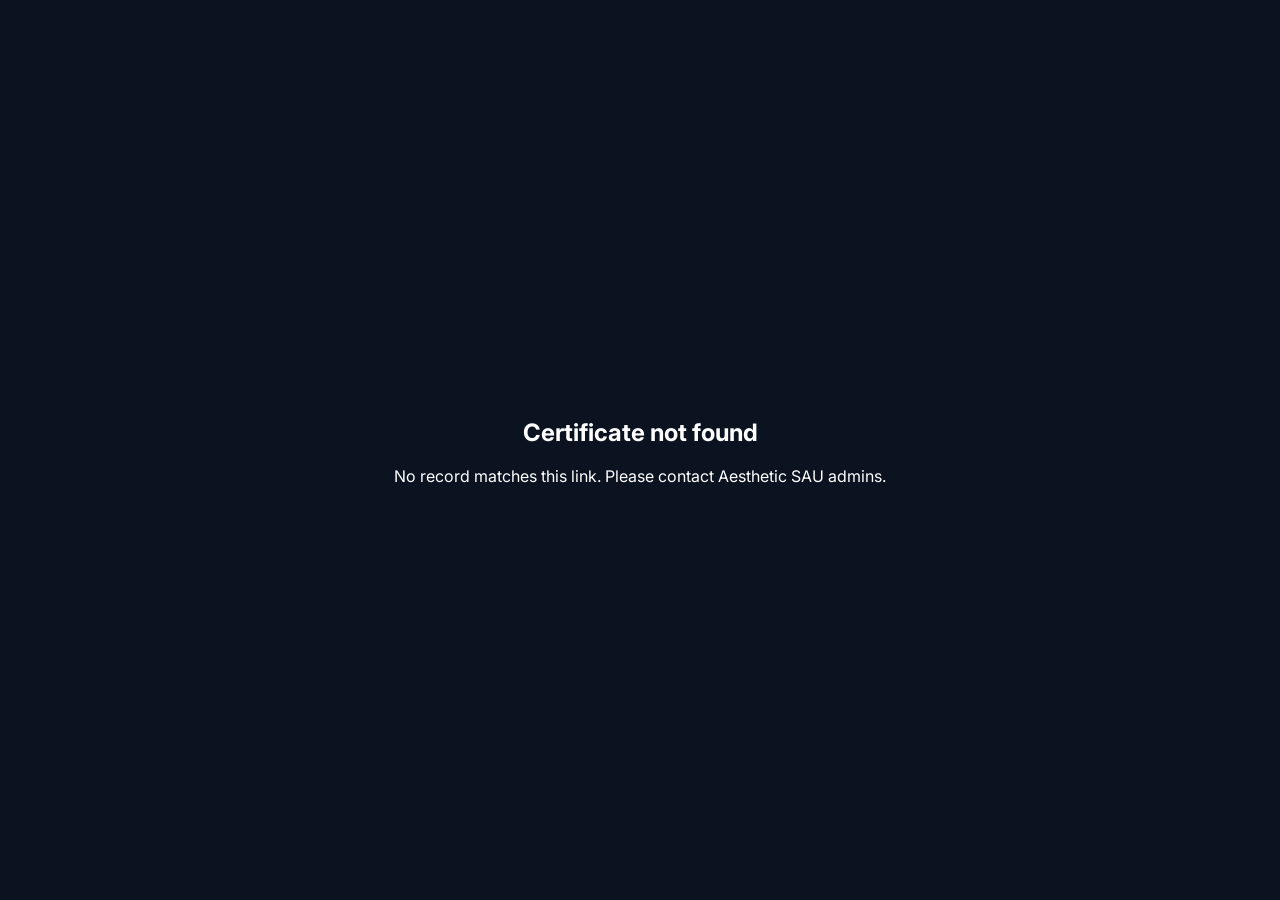
<file: certificate.html>
<!DOCTYPE html>
<html lang="en">
<head>
<meta charset="UTF-8">
<title>Aesthetic SAU — Certificate</title>
<meta name="viewport" content="width=device-width, initial-scale=1.0">
<style>
  @import url('https://fonts.googleapis.com/css2?family=Playfair+Display:wght@600;700;800&family=Inter:wght@400;500;600;700&display=swap');

  * { box-sizing: border-box; }
  html, body {
    margin: 0;
    font-family: 'Inter', sans-serif;
    background: #0b1220;
    color: #1a1a1a;
    min-height: 100vh;
    overflow-x: hidden;
  }

  /* Outer wrapper handles centering + scaling, so the certificate ALWAYS
     renders at a fixed "desktop" layout (960x680) and is scaled down to
     fit narrow/mobile screens — never reflows, never overlaps. */
  .stage {
    width: 100%;
    min-height: 100vh;
    display: flex;
    align-items: center;
    justify-content: center;
    padding: 24px 0;
  }

  .scale-wrap {
    width: 960px;
    flex-shrink: 0;
  }

  .certificate {
    width: 960px;
    height: 680px;
    background: linear-gradient(145deg, #fdfdf8 0%, #f5f3ea 100%);
    border-radius: 6px;
    position: relative;
    padding: 50px 60px;
    box-shadow: 0 30px 80px rgba(0,0,0,0.5);
    border: 2px solid #1c5e3c;
    overflow: hidden;
  }

  .certificate::before {
    content: "";
    position: absolute;
    inset: 14px;
    border: 1.5px solid #c9a227;
    border-radius: 4px;
    pointer-events: none;
  }

  .corner {
    position: absolute;
    width: 70px;
    height: 70px;
    border: 3px solid #c9a227;
    opacity: 0.7;
  }
  .corner.tl { top: 22px; left: 22px; border-right: none; border-bottom: none; }
  .corner.tr { top: 22px; right: 22px; border-left: none; border-bottom: none; }
  .corner.bl { bottom: 22px; left: 22px; border-right: none; border-top: none; }
  .corner.br { bottom: 22px; right: 22px; border-left: none; border-top: none; }

  .header { text-align: center; margin-bottom: 6px; }
  .brand {
    display: flex;
    align-items: center;
    justify-content: center;
    gap: 10px;
    margin-bottom: 18px;
  }
  .brand img { height: 40px; width: 40px; border-radius: 50%; object-fit: cover; margin-right: 6px; vertical-align: middle; }
  .brand-name {
    font-family: 'Playfair Display', serif;
    font-weight: 700;
    font-size: 22px;
    color: #1c5e3c;
    letter-spacing: 0.5px;
  }

  .title {
    font-family: 'Playfair Display', serif;
    font-size: 38px;
    font-weight: 800;
    color: #16331f;
    text-align: center;
    margin: 4px 0 2px;
    letter-spacing: 1px;
  }
  .subtitle {
    text-align: center;
    font-size: 13px;
    letter-spacing: 3px;
    color: #8a7a3f;
    text-transform: uppercase;
    margin-bottom: 28px;
  }

  .presented { text-align: center; font-size: 14px; color: #555; margin-bottom: 6px; }

  .winner-name-wrap { text-align: center; }
  .winner-name {
    display: inline-block;
    font-family: 'Playfair Display', serif;
    font-size: 44px;
    font-weight: 700;
    color: #0d2818;
    margin: 8px 0;
    border-bottom: 2px solid #c9a227;
    padding-bottom: 8px;
    max-width: 820px;
    white-space: nowrap;
  }

  .meta { text-align: center; font-size: 14px; color: #555; margin-top: 10px; line-height: 1.7; }
  .prize-line {
    text-align: center;
    margin-top: 14px;
    font-size: 19px;
    font-weight: 700;
    color: #a8791b;
    letter-spacing: 0.5px;
  }

  .footer {
    position: absolute;
    bottom: 50px;
    left: 60px;
    right: 60px;
    display: flex;
    justify-content: space-between;
    align-items: flex-end;
  }
  .sign-block { text-align: center; width: 220px; }
  .sign-line { border-top: 1.5px solid #444; margin-bottom: 6px; }
  .sign-label { font-size: 12px; color: #555; }
  .seal {
    width: 86px;
    height: 86px;
    border-radius: 50%;
    border: 3px double #c9a227;
    display: flex;
    align-items: center;
    justify-content: center;
    flex-shrink: 0;
    overflow: hidden;
  }
  .seal img { width: 50px; height: 50px; border-radius: 50%; object-fit: cover; }

  .id-tag {
    position: absolute;
    bottom: 14px;
    right: 24px;
    font-size: 9px;
    color: #aaa;
    letter-spacing: 1px;
  }

  .print-bar {
    width: 960px;
    text-align: center;
    margin-top: 18px;
  }
  .print-bar button {
    background: #1c5e3c;
    color: white;
    border: none;
    padding: 10px 22px;
    border-radius: 6px;
    font-size: 14px;
    cursor: pointer;
    font-family: 'Inter', sans-serif;
  }

  .not-found { color: white; text-align: center; font-family: 'Inter', sans-serif; padding: 60px 20px; }

  @media print {
    body { background: white; }
    .stage { padding: 0; }
    .print-bar { display: none; }
    .scale-wrap { transform: none !important; }
    .certificate { box-shadow: none; }
  }
</style>
</head>
<body>

<div class="stage">
  <div id="root"></div>
</div>

<script>
  // ---- Winner data (manually entered — mirrors the Photo Contest winners on the site) ----
  const WINNERS = {
    "amrendra-yadav": { name: "Amrendra Yadav", prize: "1st Prize", tag: "Champion", dept: "DVM", session: "2021-22" },
    "sadia-islam": { name: "Sadia Islam", prize: "2nd Prize", tag: "Joint", dept: "AEBS", session: "2022-23" },
    "prottoy": { name: "Prottoy", prize: "2nd Prize", tag: "Joint", dept: "DVM", session: "2022-23" },
    "abdullah-al-mamun": { name: "Abdullah Al Mamun", prize: "3rd Prize", tag: "Joint", dept: "AEBS", session: "2022-23" },
    "susmita-saha-supti": { name: "Susmita Saha Supti", prize: "3rd Prize", tag: "Joint", dept: "AET", session: "2023-24" },
    "mohammad-injamam-sajid": { name: "Mohammad Injamam Sajid", prize: "4th Prize", tag: "", dept: "AET", session: "2019-20" },
    "dhuruba-sarkar": { name: "Dhruba Sarkar", prize: "5th Prize", tag: "", dept: "DVM", session: "2025-26" }
  };

  const LOGO_URI = "[data-uri]";

  const params = new URLSearchParams(window.location.search);
  const id = params.get("id");
  const winner = WINNERS[id];
  const root = document.getElementById("root");

  if (!winner) {
    root.innerHTML = `<div class="not-found">
      <h2>Certificate not found</h2>
      <p>No record matches this link. Please contact Aesthetic SAU admins.</p>
    </div>`;
  } else {
    const today = new Date();
    const dateStr = today.toLocaleDateString('en-GB', { day: 'numeric', month: 'long', year: 'numeric' });

    root.innerHTML = `
      <div class="scale-wrap" id="scaleWrap">
        <div class="certificate">
          <div class="corner tl"></div>
          <div class="corner tr"></div>
          <div class="corner bl"></div>
          <div class="corner br"></div>

          <div class="header">
            <div class="brand">
              <img src="${LOGO_URI}">
              <span class="brand-name">Aesthetic SAU</span>
            </div>
            <div class="title">Certificate of Achievement</div>
            <div class="subtitle">Photo Contest · Faculty of ${winner.dept} · Session ${winner.session}</div>
          </div>

          <p class="presented">This certificate is proudly presented to</p>
          <div class="winner-name-wrap">
            <div class="winner-name">${winner.name}</div>
          </div>

          <div class="prize-line">🏅 ${winner.prize}${winner.tag ? " · " + winner.tag : ""}</div>

          <p class="meta">
            in recognition of outstanding creativity and talent demonstrated in the<br>
            Aesthetic SAU Photo Contest, awarded on ${dateStr}.
          </p>

          <div class="footer">
            <div class="sign-block">
              <div class="sign-line"></div>
              <div class="sign-label">Aesthetic SAU — Admin Team</div>
            </div>
            <div class="seal"><img src="${LOGO_URI}"></div>
            <div class="sign-block">
              <div class="sign-line"></div>
              <div class="sign-label">Sylhet Agricultural University</div>
            </div>
          </div>

          <div class="id-tag">ID: ${id}</div>
        </div>
      </div>
      <div class="print-bar" id="printBar" style="display:none;">
        <button onclick="window.print()">🖨️ Print / Save as PDF</button>
      </div>
    `;

    // Scale the fixed 960x680 "desktop" certificate to fit any screen width,
    // so mobile always renders the same layout (no reflow / no overlap).
    function fitToScreen() {
      const wrap = document.getElementById('scaleWrap');
      if (!wrap) return;
      const margin = 16; // small side padding
      const available = window.innerWidth - margin * 2;
      const scale = Math.min(1, available / 960);
      wrap.style.transform = `scale(${scale})`;
      wrap.style.transformOrigin = 'top center';
      // Reserve correct space so layout below isn't cut off
      wrap.style.marginBottom = (680 * scale - 680) + 'px';
      document.getElementById('printBar').style.display = 'block';
    }
    window.addEventListener('resize', fitToScreen);
    window.addEventListener('orientationchange', fitToScreen);
    fitToScreen();
  }
</script>

</body>
</html>
</file>
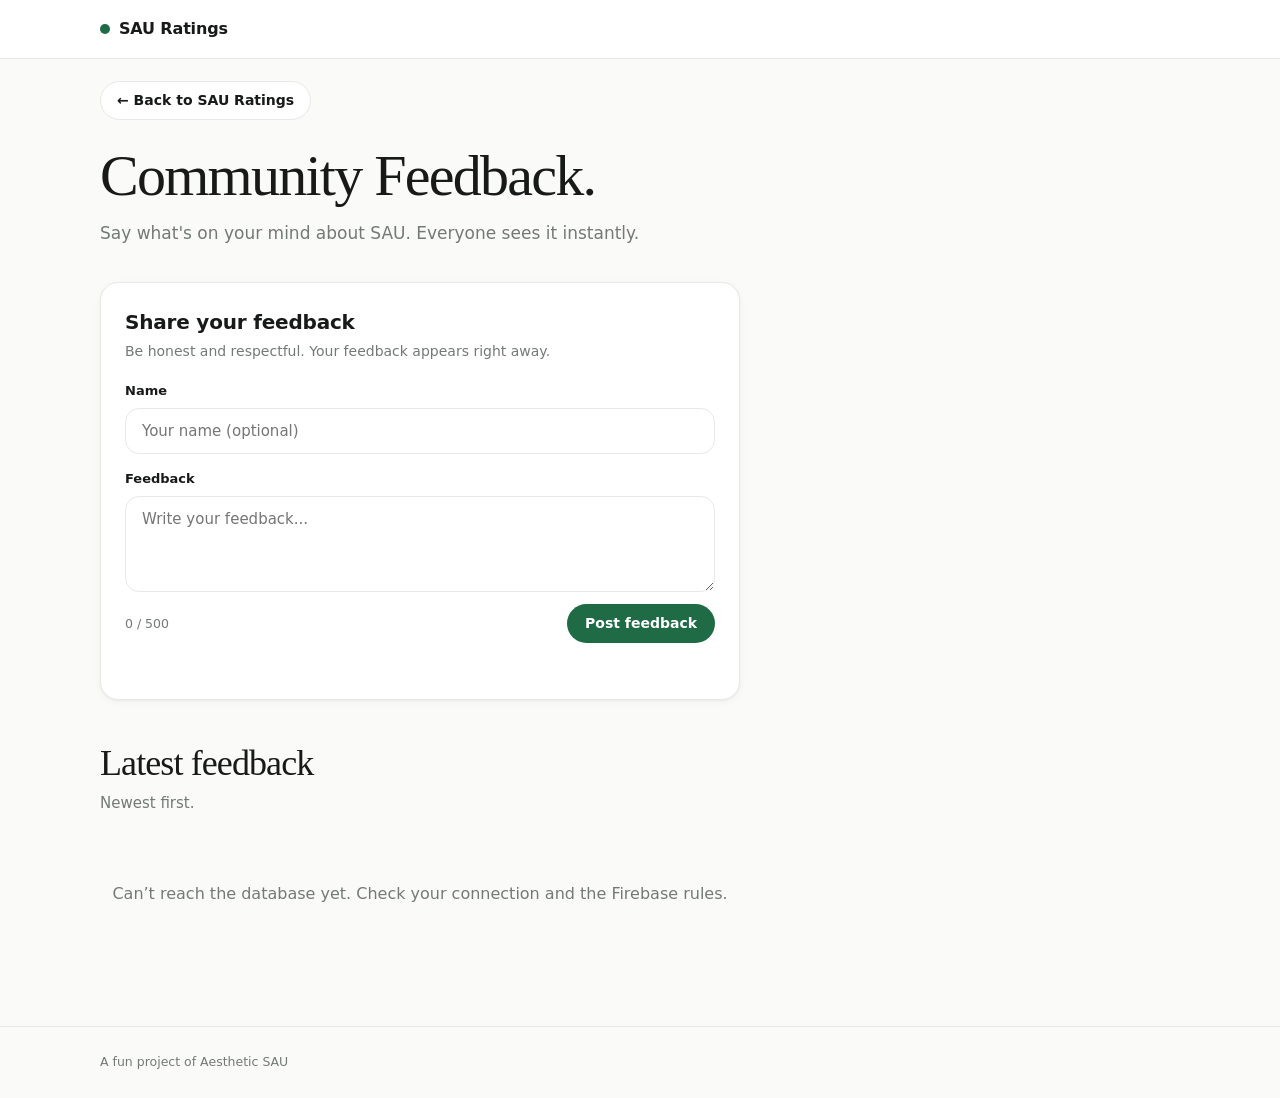
<file: community.html>
<!DOCTYPE html>
<html lang="en">
<head>
<meta charset="UTF-8">
<meta name="viewport" content="width=device-width, initial-scale=1">
<title>Community Feedback — SAU Ratings</title>
<style>
:root{
  --bg:#fafaf9;--surface:#fff;--ink:#171a18;--muted:#737a75;--line:#e7e9e6;
  --green:#1f6b45;--green-deep:#154b31;--green-soft:#e9f3ed;
  --shadow:0 1px 2px rgba(20,30,25,.04),0 2px 8px rgba(20,30,25,.04);
  --sans:ui-sans-serif,system-ui,-apple-system,"Segoe UI",Roboto,Helvetica,Arial,sans-serif;
  --serif:"Iowan Old Style","Palatino Linotype",Palatino,Georgia,serif;
}
*{box-sizing:border-box;margin:0}
body{font-family:var(--sans);background:var(--bg);color:var(--ink);line-height:1.5;-webkit-font-smoothing:antialiased}
button,input,textarea{font:inherit;color:inherit}
button{cursor:pointer;border:0;background:none}
:focus-visible{outline:2px solid var(--green);outline-offset:2px}
.wrap{max-width:1120px;margin:0 auto;padding:0 20px}
header{border-bottom:1px solid var(--line);background:var(--surface)}
.bar{height:58px;display:flex;align-items:center;justify-content:space-between}
.brand{font-weight:650;letter-spacing:-.01em;display:flex;align-items:center;gap:9px;flex:none}
.dot{width:10px;height:10px;border-radius:50%;background:var(--green)}
.sb{display:inline-block;padding:8px 16px;border:1px solid var(--line);border-radius:99px;font-size:14px;font-weight:550;color:var(--ink);text-decoration:none;background:var(--surface)}
.sb:hover{border-color:var(--green);background:var(--green-soft);color:var(--green-deep)}
.btn-s{background:var(--green);color:#fff;font-size:14px;font-weight:550;padding:9px 18px;border-radius:99px}
.btn-s:hover{background:var(--green-deep)}
.btn-s:disabled{opacity:.6;cursor:default}
.top{padding:22px 0 0}
.hero{padding:26px 0 8px}
h1{font-family:var(--serif);font-weight:500;font-size:clamp(34px,7vw,58px);line-height:1.05;letter-spacing:-.03em}
.tag{margin-top:14px;color:var(--muted);font-size:17px}
.sbox{background:var(--surface);border:1px solid var(--line);border-radius:18px;padding:24px;box-shadow:var(--shadow);margin-top:28px;max-width:640px}
.sbox h2{font-size:20px;font-weight:620;letter-spacing:-.01em}
.sbox>p{color:var(--muted);font-size:14px;margin-top:4px}
form{display:flex;flex-direction:column;gap:12px;margin-top:16px}
label{font-size:13px;font-weight:550}
input[type=text],textarea{width:100%;border:1px solid var(--line);border-radius:14px;background:var(--surface);padding:12px 16px;font-size:15px;margin-top:6px;display:block}
input[type=text]{height:46px;padding-top:0;padding-bottom:0}
textarea{resize:vertical;min-height:96px;line-height:1.45}
input[type=text]:focus,textarea:focus{outline:none;border-color:var(--green);box-shadow:0 0 0 4px var(--green-soft)}
.row2{display:flex;align-items:center;justify-content:space-between;gap:12px;flex-wrap:wrap}
.cnt{font-size:12.5px;color:var(--muted);font-variant-numeric:tabular-nums}
.msg{font-size:13px;font-weight:550;min-height:20px}
.msg.ok{color:var(--green)}.msg.err{color:#8f1d16}
.sech{margin:44px 0 20px}
.sech h2{font-family:var(--serif);font-weight:500;font-size:clamp(26px,5vw,36px);line-height:1.1;letter-spacing:-.025em}
.sech p{margin-top:8px;color:var(--muted);font-size:15px}
.list{display:grid;gap:14px;grid-template-columns:1fr;padding-bottom:72px;max-width:640px}
.fb{background:var(--surface);border:1px solid var(--line);border-radius:18px;box-shadow:var(--shadow);padding:18px}
.fb .who{display:flex;flex-wrap:wrap;align-items:baseline;gap:0 12px}
.fb h3{font-size:16px;font-weight:620;letter-spacing:-.015em}
.fb time{font-size:12px;color:var(--muted)}
.fb p{margin-top:8px;font-size:15px;white-space:pre-wrap;overflow-wrap:anywhere}
.acts{display:flex;gap:8px;margin-top:14px}
.like{display:inline-flex;align-items:center;gap:7px;padding:6px 14px;border:1px solid var(--line);border-radius:99px;font-size:13px;font-weight:550;color:var(--muted);background:var(--surface);font-variant-numeric:tabular-nums}
.like svg{width:16px;height:16px;stroke:currentColor;fill:none;stroke-width:2;stroke-linejoin:round;stroke-linecap:round}
.like b{font-weight:600;color:var(--ink)}
.like:hover,.like.on{border-color:var(--green);background:var(--green-soft);color:var(--green-deep)}
.like.on svg{fill:currentColor}
.like.on b{color:var(--green-deep)}
.empty{text-align:center;color:var(--muted);padding:48px 0}
footer{border-top:1px solid var(--line);padding:26px 0;font-size:13px;color:var(--muted)}
</style>
</head>
<body>
<header><div class="wrap bar">
  <div class="brand"><span class="dot"></span>SAU Ratings</div>
</div></header>

<main class="wrap">
  <div class="top"><a class="sb" id="back" href="sau-ratings.html">← Back to SAU Ratings</a></div>
  <div class="hero">
    <h1>Community Feedback.</h1>
    <p class="tag">Say what's on your mind about SAU. Everyone sees it instantly.</p>
  </div>

  <div class="sbox">
    <h2>Share your feedback</h2>
    <p>Be honest and respectful. Your feedback appears right away.</p>
    <form id="form" autocomplete="off">
      <div><label for="nm">Name</label><input type="text" id="nm" maxlength="24" placeholder="Your name (optional)"></div>
      <div><label for="tx">Feedback</label><textarea id="tx" maxlength="500" placeholder="Write your feedback..." required></textarea></div>
      <div class="row2"><span class="cnt" id="cnt">0 / 500</span><button class="btn-s" id="send" type="submit">Post feedback</button></div>
      <p class="msg" id="msg" role="status"></p>
    </form>
  </div>

  <div class="sech"><h2>Latest feedback</h2><p id="sub">Newest first.</p></div>
  <div class="list" id="list"><div class="empty">Loading…</div></div>
</main>
<footer><div class="wrap"><p style="font-size:12.5px">A fun project of Aesthetic SAU</p></div></footer>

<script>
/* Same Firebase Realtime Database as sau-ratings.html. Everything is stored under /sau-ratings/community/{id}:
   {name, text, ts, likes, dislikes}. Nothing else in the database is touched. */
const CONFIG = { DB_URL: "https://aesthetic-sau-default-rtdb.firebaseio.com" };
const BASE = CONFIG.DB_URL.replace(/\/$/, "");
const NODE = BASE + "/sau-ratings/community";
const KEY_NAME = "sau-name", KEY_REACT = "sau-community-react:v1", KEY_LAST = "sau-community-last:v1";
const POST_COOLDOWN = 20000, REACT_COOLDOWN = 1500, MAX_SHOWN = 200;

const $ = id => document.getElementById(id);
const esc = s => String(s).replace(/[&<>"']/g,c=>({"&":"&amp;","<":"&lt;",">":"&gt;",'"':"&quot;","'":"&#39;"}[c]));
const fmtDate = t => t ? new Date(t).toLocaleDateString("en-GB",{day:"numeric",month:"short",year:"numeric"}) : "—";
function ago(t){
  if(!t) return "just now"; const s = Math.max(0,(Date.now()-t)/1e3);
  if(s<60) return "just now"; const m = s/60; if(m<60) return Math.floor(m)+" min ago";
  const h = m/60; if(h<24) return Math.floor(h)+" h ago"; const d = Math.floor(h/24);
  return d<30 ? d+" d ago" : fmtDate(t);
}
const UP = '<svg viewBox="0 0 24 24" aria-hidden="true"><path d="M14 9V5a3 3 0 0 0-3-3l-4 9v11h11.28a2 2 0 0 0 2-1.7l1.38-9a2 2 0 0 0-2-2.3zM7 22H4a2 2 0 0 1-2-2v-7a2 2 0 0 1 2-2h3"/></svg>';
const DOWN = '<svg viewBox="0 0 24 24" aria-hidden="true"><path d="M10 15v4a3 3 0 0 0 3 3l4-9V2H5.72a2 2 0 0 0-2 1.7l-1.38 9a2 2 0 0 0 2 2.3zm7-13h2.67A2.31 2.31 0 0 1 22 4v7a2.31 2.31 0 0 1-2.33 2H17"/></svg>';

let store = {};      // id -> {name,text,ts,likes,dislikes}
let react = {}; try{ react = JSON.parse(localStorage.getItem(KEY_REACT)) || {}; }catch(e){}   // id -> "like" | "dislike" (this browser only)
const saveReact = () => { try{ localStorage.setItem(KEY_REACT, JSON.stringify(react)); }catch(e){} };
try{ $("nm").value = localStorage.getItem(KEY_NAME) || ""; }catch(e){}

/* ===== RENDER ===== */
let ready = false, lastSig = "";
function render(){
  const rows = Object.entries(store).filter(([,v])=>v && typeof v==="object" && v.text)
    .map(([id,v])=>({id, name:v.name||"Anonymous", text:v.text, ts:+v.ts||0, likes:Math.max(0,+v.likes||0), dislikes:Math.max(0,+v.dislikes||0)}))
    .sort((a,b)=>(b.ts-a.ts) || (a.id<b.id?1:-1)).slice(0,MAX_SHOWN);
  const sig = rows.map(r=>[r.id,r.likes,r.dislikes,react[r.id]||""].join(":")).join("|") + "|" + Math.floor(Date.now()/30000);
  if(ready && sig===lastSig) return;
  lastSig = sig; ready = true;
  $("sub").textContent = rows.length ? rows.length + (rows.length===1 ? " feedback" : " feedbacks") + ", newest first." : "Newest first.";
  $("list").innerHTML = rows.length ? rows.map(r=>{
    const m = react[r.id];
    return `<article class="fb" data-id="${esc(r.id)}">
      <div class="who"><h3>${esc(r.name)}</h3><time>${esc(ago(r.ts))}</time></div>
      <p>${esc(r.text)}</p>
      <div class="acts">
        <button class="like ${m==="like"?"on":""}" data-r="like" aria-pressed="${m==="like"}" aria-label="Like">${UP}<b>${r.likes.toLocaleString()}</b></button>
        <button class="like ${m==="dislike"?"on":""}" data-r="dislike" aria-pressed="${m==="dislike"}" aria-label="Dislike">${DOWN}<b>${r.dislikes.toLocaleString()}</b></button>
      </div></article>`;
  }).join("") : '<div class="empty">No feedback yet. Be the first to share.</div>';
}

/* ===== LIVE STREAM (Firebase REST streaming, same technique as the main page) ===== */
function setAt(seg, v){
  if(!seg.length){ store = (v && typeof v==="object") ? v : {}; return; }
  let o = store;
  for(let i=0;i<seg.length-1;i++) o = o[seg[i]] = (o[seg[i]] && typeof o[seg[i]]==="object") ? o[seg[i]] : {};
  const k = seg[seg.length-1];
  if(v===null || v===undefined) delete o[k]; else o[k] = v;
}
function applyEvent(path, d, merge){
  const base = path.split("/").filter(Boolean);
  if(merge && d && typeof d==="object") for(const k in d) setAt(base.concat(k.split("/").filter(Boolean)), d[k]);
  else setAt(base, d);
}
let es = null, retry = 0, retryT = 0, hideT = 0, lastMsg = 0, cool = 0, pending = false;
function live(){
  if(document.hidden) return;
  if(cool){ pending = true; return; }
  render(); cool = setTimeout(()=>{ cool = 0; if(pending){ pending = false; live(); } }, 200);
}
function openStream(){
  if(es) return;
  clearTimeout(retryT);
  const s = es = new EventSource(NODE + ".json");
  lastMsg = Date.now();
  s.onopen = () => { retry = 0; lastMsg = Date.now(); };
  s.onerror = () => {
    if(!ready) $("list").innerHTML = '<div class="empty">Can\u2019t reach the database yet. Check your connection and the Firebase rules.</div>';
    if(s.readyState === 2){ s.close(); if(es===s) es = null; retryT = setTimeout(openStream, Math.min(30000, 1000*Math.pow(2, retry++))); }
  };
  s.addEventListener("keep-alive", () => { lastMsg = Date.now(); });
  ["cancel","auth_revoked"].forEach(t=>s.addEventListener(t, () => { s.close(); if(es===s) es = null; if(!ready) $("list").innerHTML = '<div class="empty">The database rules do not allow reading feedback yet (see setup note).</div>'; }));
  ["put","patch"].forEach(t=>s.addEventListener(t, e=>{
    lastMsg = Date.now();
    const m = JSON.parse(e.data); applyEvent(m.path, m.data, t==="patch");
    if(!ready){ ready = true; lastSig = ""; }
    live();
  }));
}
function closeStream(){ clearTimeout(retryT); if(es){ es.close(); es = null; } }
document.addEventListener("visibilitychange", ()=>{
  clearTimeout(hideT);
  if(document.hidden){ hideT = setTimeout(closeStream, 30000); return; }
  if(es && Date.now()-lastMsg > 70000) closeStream();
  if(!es) openStream(); else render();
});
addEventListener("online", ()=>{ if(!document.hidden){ if(es && es.readyState===2) closeStream(); openStream(); } });
addEventListener("pageshow", e=>{ if(e.persisted && !document.hidden){ closeStream(); openStream(); } });
setInterval(()=>{ if(!document.hidden) render(); }, 30000);   // keeps "x min ago" fresh

/* ===== POST FEEDBACK ===== */
const clean = (s,n) => String(s).replace(/[\u0000-\u0008\u000b\u000c\u000e-\u001f]/g,"").replace(/[ \t]+/g," ").replace(/\n{3,}/g,"\n\n").trim().slice(0,n);
const setMsg = (t,c) => { const m = $("msg"); m.textContent = t; m.className = "msg " + (c||""); };
$("tx").addEventListener("input", e=>{ $("cnt").textContent = e.target.value.length + " / 500"; });
$("form").addEventListener("submit", async e=>{
  e.preventDefault();
  const name = clean($("nm").value,24).replace(/\n/g," ") || "Anonymous", text = clean($("tx").value,500);
  if(!text){ setMsg("Please write some feedback first.","err"); return; }
  let last = 0; try{ last = +localStorage.getItem(KEY_LAST) || 0; }catch(x){}
  const wait = POST_COOLDOWN - (Date.now()-last);
  if(wait>0){ setMsg("Please wait "+Math.ceil(wait/1000)+" seconds before posting again.","err"); return; }
  const dupe = Object.values(store).some(v=>v && v.text===text && v.name===name && Date.now()-(+v.ts||0) < 600000);
  if(dupe){ setMsg("This exact feedback was already posted.","err"); return; }

  const id = "c" + Date.now().toString(36) + Math.random().toString(36).slice(2,7), now = Date.now();
  store[id] = {name, text, ts:now, likes:0, dislikes:0};        // shows immediately, newest first
  try{ localStorage.setItem(KEY_NAME, name==="Anonymous" ? "" : name); localStorage.setItem(KEY_LAST, String(now)); }catch(x){}
  $("tx").value = ""; $("cnt").textContent = "0 / 500"; setMsg("Posted.","ok"); render();
  $("send").disabled = true;
  try{
    const r = await fetch(NODE+"/"+id+".json", {method:"PUT", body:JSON.stringify({name, text, ts:{".sv":"timestamp"}, likes:0, dislikes:0})});
    if(!r.ok) throw r.status;
  }catch(err){
    delete store[id]; $("tx").value = text; $("cnt").textContent = text.length + " / 500";
    try{ localStorage.removeItem(KEY_LAST); }catch(x){}
    setMsg(err===401||err===403 ? "Database rules blocked this post (error "+err+")." : "Couldn't post (error "+(err||"network")+"). Check your connection and try again.","err");
    lastSig = ""; render();
  }
  $("send").disabled = false;
});

/* ===== LIKE / DISLIKE =====
   One reaction per feedback per browser (remembered in localStorage). Tapping the same button again takes it back,
   tapping the other one switches. Counts change with atomic server-side increments, so they stay correct for everyone.
   A short cooldown per feedback stops rapid tapping. */
const busy = {}, lastTap = {};
async function react1(id, kind){
  if(!store[id] || busy[id]) return;
  if(Date.now()-(lastTap[id]||0) < REACT_COOLDOWN) return;
  lastTap[id] = Date.now(); busy[id] = true;
  const prev = react[id] || null, next = prev===kind ? null : kind;
  const d = {likes:0, dislikes:0};
  if(prev) d[prev==="like"?"likes":"dislikes"] -= 1;
  if(next) d[next==="like"?"likes":"dislikes"] += 1;
  const apply = sign => { const v = store[id]; if(!v) return; v.likes = Math.max(0,(+v.likes||0)+sign*d.likes); v.dislikes = Math.max(0,(+v.dislikes||0)+sign*d.dislikes); };
  apply(1); if(next) react[id] = next; else delete react[id]; saveReact(); render();
  const body = {}; if(d.likes) body.likes = {".sv":{increment:d.likes}}; if(d.dislikes) body.dislikes = {".sv":{increment:d.dislikes}};
  try{
    const r = await fetch(NODE+"/"+id+".json", {method:"PATCH", body:JSON.stringify(body)});
    if(!r.ok) throw r.status;
  }catch(err){
    apply(-1); if(prev) react[id] = prev; else delete react[id]; saveReact(); render();
    setMsg(err===401||err===403 ? "Database rules blocked this reaction (error "+err+")." : "Couldn't save your reaction. Try again.","err");
  }
  busy[id] = false;
}
$("list").addEventListener("click", e=>{
  const b = e.target.closest("[data-r]"); if(!b) return;
  const a = b.closest(".fb"); if(a) react1(a.dataset.id, b.dataset.r);
});

openStream();
</script>
</body>
</html>
</file>
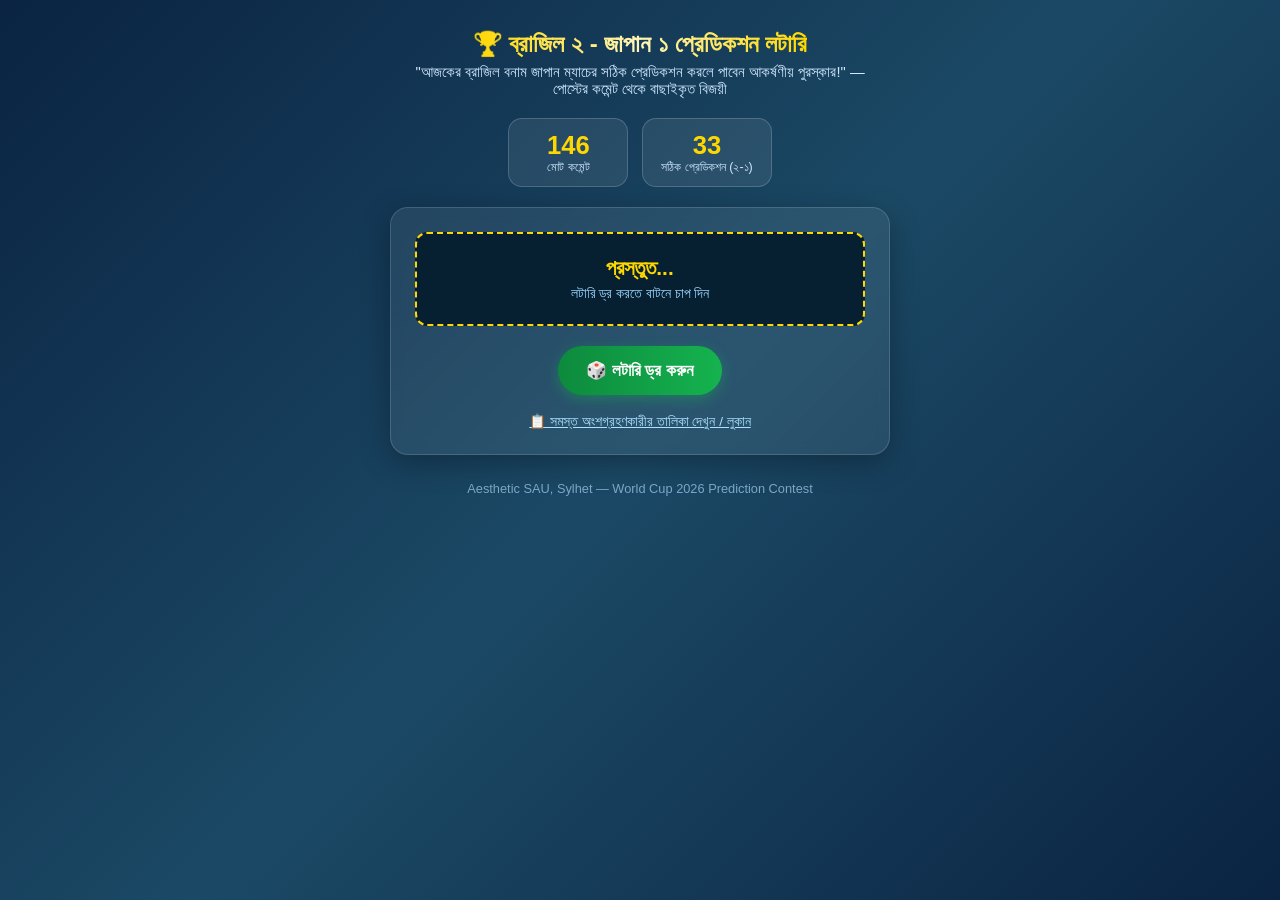
<file: lottery.html>
<!DOCTYPE html>
<html lang="bn">
<head>
<meta charset="UTF-8">
<meta name="viewport" content="width=device-width, initial-scale=1.0">
<title>ব্রাজিল ২ - জাপান ১ প্রেডিকশন লটারি | Aesthetic SAU</title>
<style>
  * { margin:0; padding:0; box-sizing:border-box; }
  body {
    font-family: 'Segoe UI', 'Noto Sans Bengali', sans-serif;
    background: linear-gradient(135deg,#0a2342,#1b4965,#0a2342);
    min-height:100vh;
    display:flex;
    flex-direction:column;
    align-items:center;
    padding:30px 16px;
    color:#fff;
  }
  h1 {
    text-align:center;
    font-size:1.5rem;
    margin-bottom:6px;
    background:linear-gradient(90deg,#ffd700,#fff5b8,#ffd700);
    -webkit-background-clip:text;
    -webkit-text-fill-color:transparent;
  }
  .subtitle {
    text-align:center;
    color:#cfe8ff;
    margin-bottom:20px;
    font-size:0.92rem;
    max-width:480px;
  }
  .stats {
    display:flex;
    gap:14px;
    margin-bottom:20px;
    flex-wrap:wrap;
    justify-content:center;
  }
  .stat-box {
    background:rgba(255,255,255,0.08);
    border:1px solid rgba(255,255,255,0.18);
    border-radius:14px;
    padding:12px 18px;
    text-align:center;
    min-width:120px;
  }
  .stat-box .num {
    font-size:1.6rem;
    font-weight:bold;
    color:#ffd700;
  }
  .stat-box .label {
    font-size:0.78rem;
    color:#cfe8ff;
  }
  .card {
    background:rgba(255,255,255,0.07);
    border:1px solid rgba(255,255,255,0.15);
    border-radius:18px;
    padding:24px;
    width:100%;
    max-width:500px;
    backdrop-filter:blur(6px);
    box-shadow:0 8px 30px rgba(0,0,0,0.3);
    text-align:center;
  }
  .reel {
    background:#062032;
    border-radius:12px;
    padding:22px 16px;
    min-height:90px;
    display:flex;
    flex-direction:column;
    align-items:center;
    justify-content:center;
    margin-bottom:20px;
    border:2px dashed #ffd700;
    word-break:break-word;
  }
  .reel .name {
    font-size:1.3rem;
    font-weight:bold;
    color:#ffd700;
  }
  .reel .comment {
    font-size:0.85rem;
    color:#9fd8ff;
    margin-top:6px;
  }
  .reel.spinning .name { color:#9fd8ff; }
  .reel.spinning .comment { color:#6fb6e0; }
  .winner-tag {
    font-size:0.8rem;
    color:#15b34f;
    margin-top:6px;
    font-weight:bold;
  }
  button {
    background:linear-gradient(90deg,#0d8a3d,#15b34f);
    color:#fff;
    border:none;
    padding:14px 28px;
    border-radius:30px;
    font-size:1.05rem;
    font-weight:bold;
    cursor:pointer;
    box-shadow:0 4px 14px rgba(21,179,79,0.4);
    transition:transform 0.15s;
  }
  button:hover { transform:translateY(-2px); }
  button:disabled { opacity:0.6; cursor:not-allowed; }
  .list-toggle {
    margin-top:18px;
    font-size:0.85rem;
    color:#aee1ff;
    cursor:pointer;
    text-decoration:underline;
  }
  .table-wrap {
    text-align:left;
    margin-top:14px;
    max-height:320px;
    overflow-y:auto;
    display:none;
    border-top:1px solid rgba(255,255,255,0.15);
    padding-top:10px;
  }
  table { width:100%; border-collapse:collapse; font-size:0.8rem; }
  th, td { padding:6px 8px; border-bottom:1px solid rgba(255,255,255,0.08); text-align:left; vertical-align:top; }
  th { color:#ffd700; position:sticky; top:0; background:#0a2342; }
  tr.correct td { color:#9bffb0; }
  tr.correct td:first-child::before { content:"✅ "; }
  .legend { font-size:0.75rem; color:#aee1ff; margin-top:8px; }
  .confetti {
    position:fixed;
    top:-10px;
    width:8px;
    height:8px;
    z-index:999;
    pointer-events:none;
  }
  footer {
    margin-top:26px;
    font-size:0.8rem;
    color:#7fa8c9;
    text-align:center;
  }
</style>
</head>
<body>

<h1>🏆 ব্রাজিল ২ - জাপান ১ প্রেডিকশন লটারি</h1>
<p class="subtitle">"আজকের ব্রাজিল বনাম জাপান ম্যাচের সঠিক প্রেডিকশন করলে পাবেন আকর্ষণীয় পুরস্কার!" — পোস্টের কমেন্ট থেকে বাছাইকৃত বিজয়ী</p>

<div class="stats">
  <div class="stat-box">
    <div class="num">146</div>
    <div class="label">মোট কমেন্ট</div>
  </div>
  <div class="stat-box">
    <div class="num">33</div>
    <div class="label">সঠিক প্রেডিকশন (২-১)</div>
  </div>
</div>

<div class="card">
  <div class="reel" id="reel">
    <div class="name">প্রস্তুত...</div>
    <div class="comment">লটারি ড্র করতে বাটনে চাপ দিন</div>
  </div>
  <button id="drawBtn" onclick="startDraw()">🎲 লটারি ড্র করুন</button>
  <div class="list-toggle" onclick="toggleList()">📋 সমস্ত অংশগ্রহণকারীর তালিকা দেখুন / লুকান</div>
  <div class="table-wrap" id="tableWrap">
    <table>
      <thead><tr><th>#</th><th>নাম</th><th>কমেন্ট</th></tr></thead>
      <tbody id="tableBody"></tbody>
    </table>
    <div class="legend">✅ চিহ্নিত নামগুলো সঠিক "Brazil 2 - Japan 1" প্রেডিকশনকারী (লটারির জন্য যোগ্য)</div>
  </div>
</div>

<footer>Aesthetic SAU, Sylhet — World Cup 2026 Prediction Contest</footer>

<script>
// Full list of all comments extracted from the post (name, comment, isCorrect)
const all = [
["Md Masud Rana","Brazil....1 - Japan 0",false],
["Alamgir Jahan Anik","Brazil 🇧🇷 = 2 | Japan 🇯🇵 = 1",true],
["Lamia Tabassum","Brazil 3-1 Japan",false],
["Sazzad Hosen Riad","Brazil 3-2 japan",false],
["Muhsin Ahmed Hadi","Brazil 2-2 (Penalty/tiebreaker) Brazil 4-3 Japan",false],
["Rimu Akter Laboni","Brasil -02 Japan -01",true],
["Ahsan Habib Gilman","ব্রাজিল ০-১ জাপান",false],
["Moshfekur Rahman","Brazil 5, Japan 1",false],
["Sohan Hossen","Jap 3, Brazil 2",false],
["Moumita Sarker Upoma","1-1",false],
["Shamim Reza","Brazil-3 vs Japan-2, Brazil will be Win",false],
["Rakib Al Hasan","Brazil 3, Zapan 0",false],
["Anindita Ani","জাপান ১ - ব্রাজিল ০",false],
["Ferdaus Hossain","Japan 3 - Brazil 2",false],
["Dipto Saha","Brazil-3, Japan-1",false],
["Md Rokonuzzaman","Brazil 2-0 japan",false],
["Md Riazul Islam","Brasil 0-1 japan",false],
["Sanjidur Islam","Brazil 3, Japan 2",false],
["Md Badsha Fahad","Japan 2 - 1 Brazil",false],
["Arif Hossen","Brazil 2 - japan 2, brazil win",false],
["Asif Shahariar","Brazil-2, Japan-1/0",false],
["Maisha Rahman Moon","Brazil 2 - 1 Japan",true],
["Rahat Siddiki","Bra 3-0 Japan",false],
["Rifat Hossen","Brazil 3 - japan 1",false],
["Joynal Ahmed Joy","Brazil = 2, Japan = 1",true],
["Nadim Mahmud","Japan 01 - 02 Brazil",true],
["Sahadat Babu","0-0, 4-3 Japan",false],
["Muhammad Noman","Brazil-01, Japan-01, Tie-breaker: Brazil win",false],
["Atikur Rahman Rion","2-1 for brazil",true],
["Prantik Debdulal","🇧🇷 2 - 🇯🇵 1",true],
["Mursalin Ahmed Ahad","Japan 3 - brazil 2",false],
["Shakline Mustaq","টাইব্রেকারে win by brazil",false],
["Kazi Afsan Tursha","🇧🇷 3-1 🇯🇵",false],
["Mofacchir Uddin Rafi","🇧🇷 2 - 🇯🇵 0",false],
["Shayem Mahmud Shad","2-2",false],
["Sourov Bhadra","আজকের প্রেডিকশন ব্রাজিল ৩ জাপান ১",false],
["Mia Hossen","ব্রাজিল ৩ জাপান ২",false],
["Ayatullah Siddiki","ব্রাজিল ২ - ০ জাপান",false],
["Farhan Hasan","ব্রাজিল:০ জাপান",false],
["Nurul Islam","brasil 4-2",false],
["Abir Raihan Akash","Brazil 3 - japan 0",false],
["SK Sutrodhor","ব্রাজিল ০ জাপান ২",false],
["Bappy Shill","Brazil -2 Japan -1, Brazil match win",true],
["MD Sadequl Islam","জাপান:02 ব্রাজিল:00",false],
["Md. Mahodi Hasan Mahi","Brazil 2-1 Japan",true],
["Hafizur Rahman","🇧🇷 3 - 🇯🇵 0",false],
["Arif Uddin Majba","🇧🇷 (2) - 🇯🇵 (0)",false],
["Ariful Islam Arif","ব্রাজিল 2 জাপান 1",true],
["Toufik Ahmed","🇧🇷 3 — 🇯🇵 1",false],
["Tanushree Datta","Brasil 2 - Japan 1",true],
["Syeda Sanjida Zannat Usha","Brazil 3-1 Japan",false],
["Santona Das","Brazil 2 - Japan 1",true],
["Ahamed Hridoy","Brazil 3 - japan 1",false],
["Robin Sarkar","Brazil 3 Japan 0",false],
["Mir Sabbir","Brazil...2, Japan.0",false],
["ফয়সাল আহমেদ ফাহিম","Brazil 3 - 2 Japan",false],
["Asif Ahmed","Brazil 1 - Japan 1",false],
["Mohammad Mehedi Hasan","Brazil 0 : Japan 1",false],
["Sabir Ul Islam","Brazil 2 - Japan 1",true],
["Shanzida Islam Hani","Brazil 0 - Japan 1",false],
["Atiqur Rahman Alif","Japan 2, Brazil 1",false],
["Sordar Fahad","Brazil 2-1 Japan",true],
["MA Sum","Japan 2, Brazil 1",false],
["MD Mustafizur Rahman Murad","Brazil - 3, Japan - 1",false],
["কৃষিবিদ নওশাদ মোস্তাকীম","Brazil 3-1 Japan",false],
["Shi Hab","Brazil 2-1 Japan",true],
["Md Mahin Sarker","Brazil 2-1 japan",true],
["Kazi Mohibul Haque Tipu","Brazil 2 - japan 0",false],
["M. A. H. Kausar","Brazil 0-1 Japan",false],
["Junayed Zaman","Brazil-3 Japan 0",false],
["Fahim Ahmed","Brazil-2, japan-3",false],
["Sakib Hasan","Brazil 2 : Japan 0",false],
["Israt Mokarrama","Brazil 3 - Japan 1",false],
["MD Solayman","Brazil 0 - Japan 1",false],
["Nusrat Jahan Nimo","Brazil 2, Japan-1",true],
["S. Shovon","brazil 3-1 Japan",false],
["Zubayer Alam","Brazil 2, Japan 1",true],
["Tanvir Reshat Swapno","Brazil 3-2 Japan",false],
["Pushpita Chakrabarty","Brazil 2, Japan 0",false],
["Iftekar Nishan","Brazil 🇧🇷 - 2, Japan 🇯🇵 - 0",false],
["Tanjika Chowdhury Moumi","Brazil 2-1 Japan",true],
["ハピプ ムア","Brazil 3-2 Japan",false],
["Md TahSin Ahmed Sifat","Japan 3, brazil 2",false],
["Sarafat Ali","Brazil 2-1 japan",true],
["Sadat Sayef","Japan 3-0 Brazil",false],
["Sami Chowdhury","Japan 2 - 1 Brazil",false],
["Abdus Salam","Brazil 1, Japan 1",false],
["Jihad Hossain","Japan 2 - Brazil 1",false],
["Ariyan Sheikh","Brazil 3 - 1 Japan",false],
["Jakirul Islam","Brazil 3-1 Japan",false],
["Md Naimur Rahman","Brazil 1 - Japan 2",false],
["Md. Sujon Islam","Brazil-3, Japan-1",false],
["Tazmir Fahim Chowdhury","Brasil 3 Japan 1",false],
["Abdus Samad","Japan 2 - 1 Brazil",false],
["Jaber Hussain","Brazil 2 - 0 Japan",false],
["Badhan Das","Brazil 1 Japan 3",false],
["Shanto Paul","Brazil 1 - Japan 2",false],
["Alomgir Sarkar","Brazil 2 - Japan 1",true],
["Md Sakibul Siam","Brazil 3 - 2 Japan",false],
["Soumik Mallik Joy","Brazil-3, Japan-1",false],
["Ananna Das","Brazil 2 - Japan 1",true],
["T W Khan Zihan","জাপান ২-১ ব্রাজিল",false],
["Sayan Khan","Barzil 3, Japan 2",false],
["Musabbir Ahmed","Brazil 2 - japan 1",true],
["Iftekhar Ahmed","Japan 2, Bra 1",false],
["Mohammad Asif","Brazil 2, Japan 1",true],
["Md Hannan Sorker","brazil 1, japan 2",false],
["Sabbir Hossain","Brazil...5, Japan..4",false],
["Md Sadekul Islam","Japan 2, brazil 1",false],
["Muhammad Moniruzzaman","Brazil 2 - Japan 1",true],
["Mahmudul Hasan","Brasil 2 - Japan 1",true],
["Md Fuad Hasan","Brazil 2 - 1 Japan",true],
["Khondoker Motasim Arnoy","Barazil-03, Japan-01",false],
["Shakila Akhter Lobana","Brazil 1, Japan 1",false],
["Sajeeb Ahmed","Brasil 1 - 0 Japan",false],
["Md Mizanur Rahman","ব্রাজিল ২-১ জাপান",true],
["Homayun Kabir","brazil 3-1 japan",false],
["Rayed Enam Abid","Brazil 3-2 Japan",false],
["Hasant Ahsan","Brazil 3/1 japan",false],
["Chinmoy Roy","Bra 3 - japan 2",false],
["Istiak Ahmed","Bra -2, Jap -1",true],
["Saidur Rahaman","Bra-3, Jap-1",false],
["সাজার পুদিী","ব্রাজিল ৪-০ জাপান",false],
["Shanto Paul","ব্রাজিল ০ - জাপান ২",false],
["Md Hridoy Rana","Brazil 2, Japan 0",false],
["Engr Shahid Ali","ব্রাজিল ২ জাপান ০",false],
["Shaful Alam Rasel","Brazi.04, Japan:00",false],
["Md Shakir Ahmed","Brazil 2 - japan 0",false],
["Shafiqul Basir Mon","Tie breaker",false],
["Sazzad Hossain Himel","🇧🇷 3 - 🇯🇵 1",false],
["Badhon Kumar Saha","Brazil 2 vs japan 0",false],
["Nafis Iqbal Nahid","bazil 1-2 japan",false],
["Ashikuzzaman Moon","Brazil 2-1 Japan",true],
["Maruf Hosen","Bra 2-1 Japan",true],
["Naznus Sakib Nibir","Bra 2 - 1 Jap",true],
["MD Rubel Rana","Brasil 2 - Japan-1",true],
["DI PA","Brazil 2 - 1 Japan",true]
];

const correctList = all.filter(p => p[2]);

document.getElementById('tableBody').innerHTML = all.map((p,i) =>
  `<tr class="${p[2] ? 'correct':''}"><td>${i+1}</td><td>${p[0]}</td><td>${p[1]}</td></tr>`
).join('');

let listVisible = false;
function toggleList(){
  listVisible = !listVisible;
  document.getElementById('tableWrap').style.display = listVisible ? 'block' : 'none';
}

let drawing = false;
function startDraw(){
  if(drawing) return;
  drawing = true;
  const btn = document.getElementById('drawBtn');
  const reel = document.getElementById('reel');
  btn.disabled = true;
  reel.classList.add('spinning');

  let ticks = 0;
  const maxTicks = 32;
  const interval = setInterval(() => {
    const r = all[Math.floor(Math.random() * all.length)];
    reel.innerHTML = `<div class="name">${r[0]}</div><div class="comment">${r[1]}</div>`;
    ticks++;
    if(ticks >= maxTicks){
      clearInterval(interval);
      const winner = correctList[Math.floor(Math.random() * correctList.length)];
      reel.innerHTML = `<div class="name">🎉 ${winner[0]} 🎉</div><div class="comment">${winner[1]}</div><div class="winner-tag">বিজয়ী — সঠিক প্রেডিকশনকারী</div>`;
      reel.classList.remove('spinning');
      btn.disabled = false;
      drawing = false;
      launchConfetti();
    }
  }, 80);
}

function launchConfetti(){
  const colors = ['#ffd700','#15b34f','#1b4965','#ffffff','#ff5050'];
  for(let i=0;i<60;i++){
    const c = document.createElement('div');
    c.className = 'confetti';
    c.style.left = Math.random()*100 + 'vw';
    c.style.background = colors[Math.floor(Math.random()*colors.length)];
    c.style.borderRadius = Math.random() > 0.5 ? '50%' : '0';
    document.body.appendChild(c);
    const duration = 2500 + Math.random()*1500;
    const rotate = Math.random()*360;
    c.animate([
      { transform: `translateY(0) rotate(0deg)`, opacity:1 },
      { transform: `translateY(100vh) rotate(${rotate}deg)`, opacity:0.9 }
    ], { duration: duration, easing:'ease-in' });
    setTimeout(() => c.remove(), duration);
  }
}
</script>
</body>
</html>
</file>
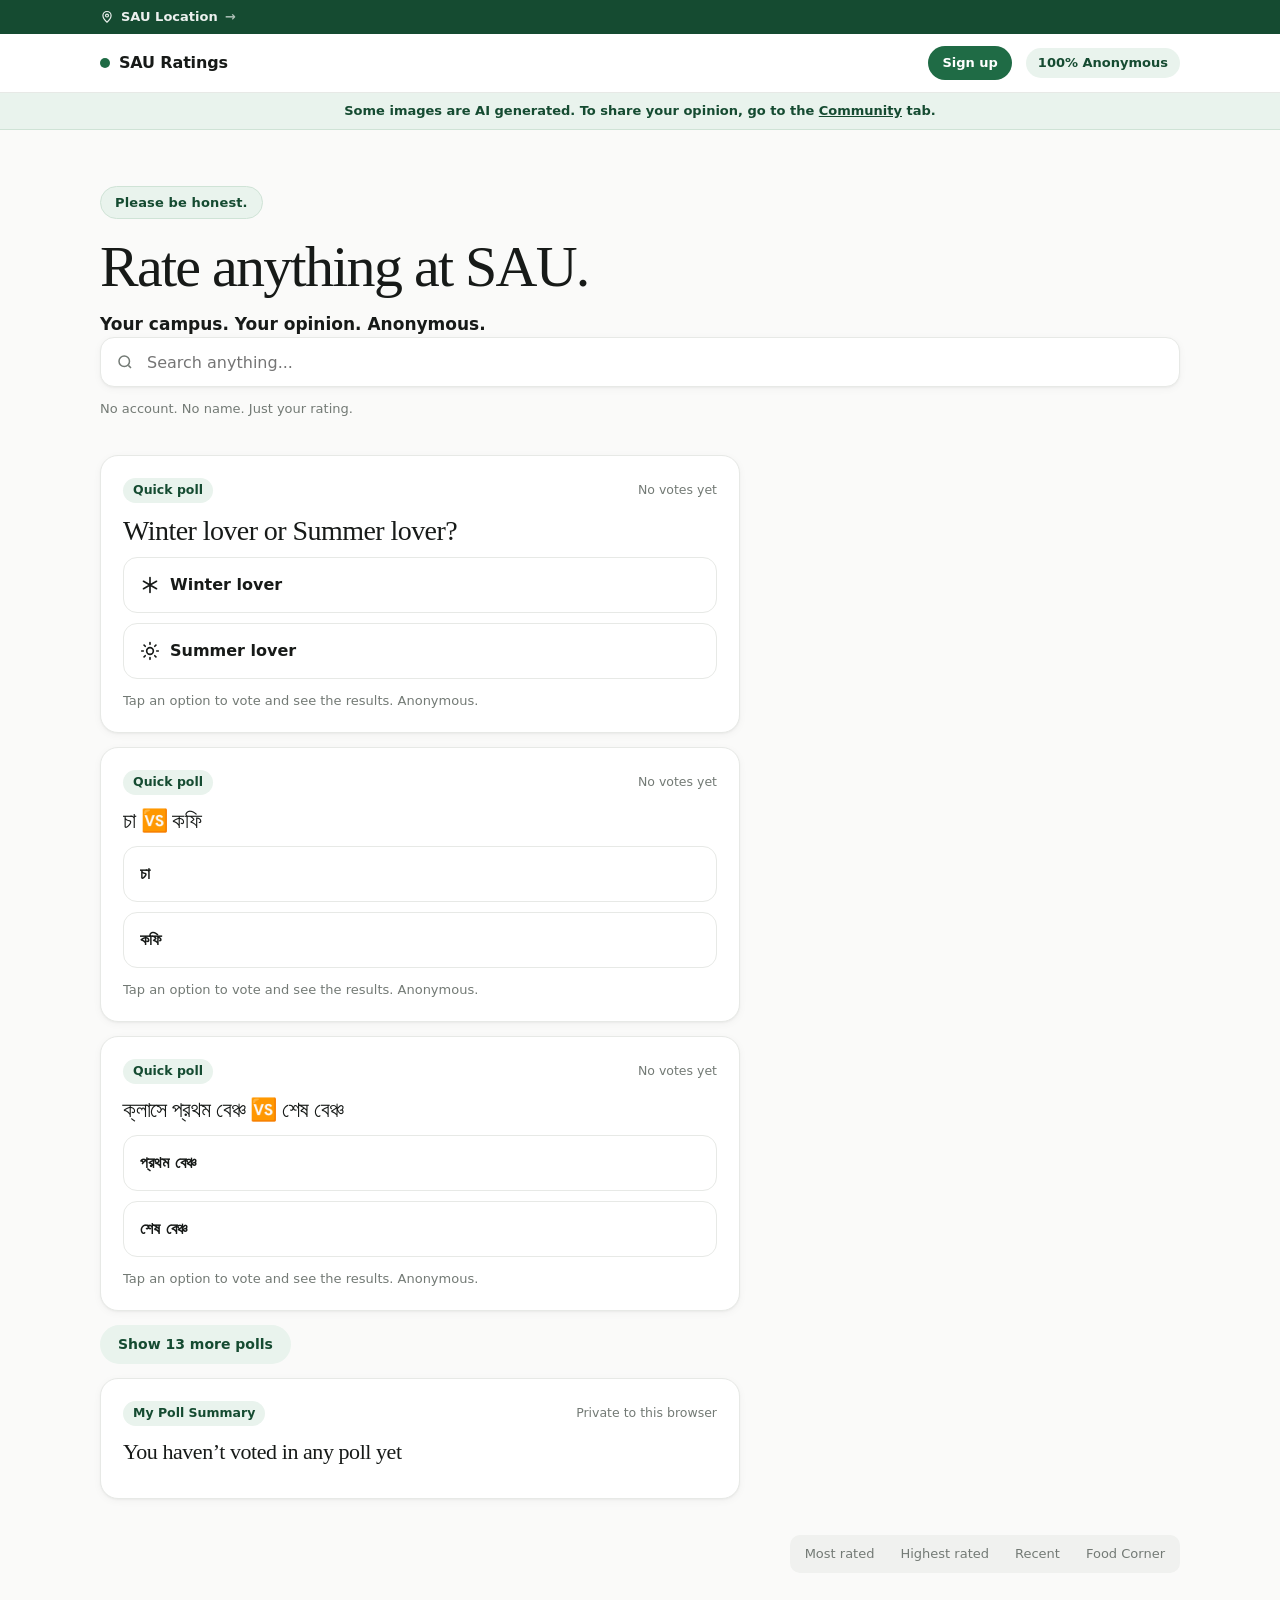
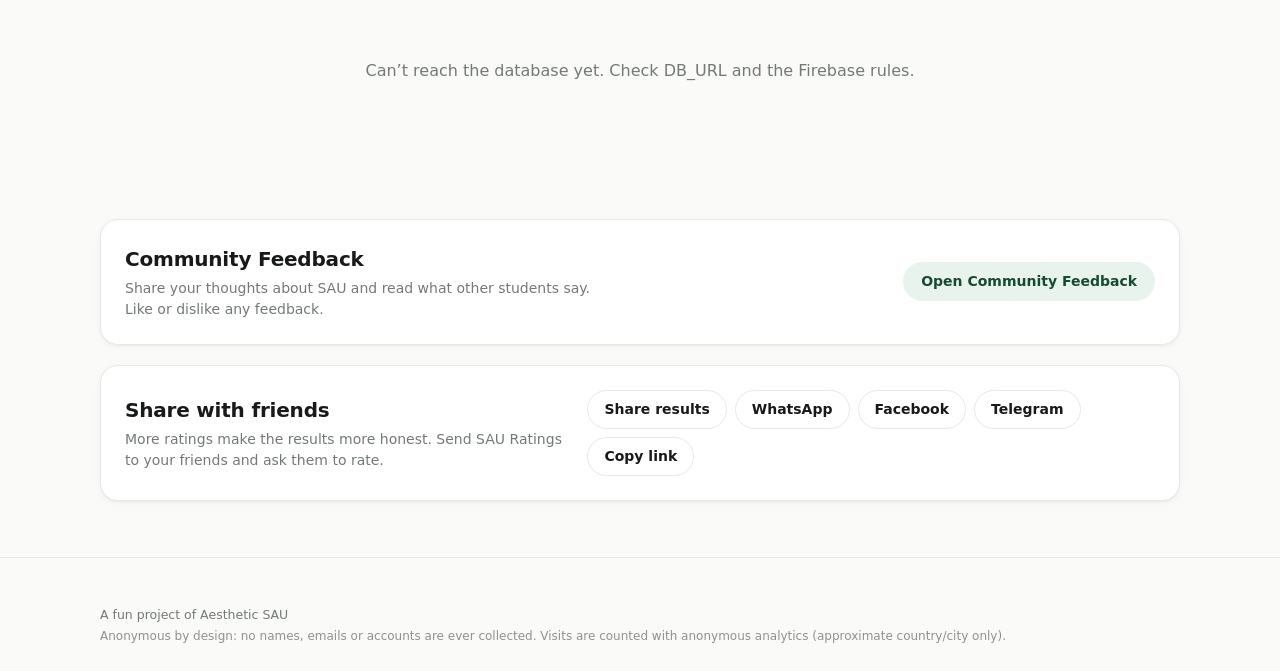
<file: sau-ratings.html>
<!DOCTYPE html>
<html lang="en">
<head>
<meta charset="UTF-8">
<meta name="viewport" content="width=device-width, initial-scale=1">
<title>SAU Ratings — Your campus. Your opinion. Anonymous.</title>
<style>
:root{
  --bg:#fafaf9;--surface:#fff;--ink:#171a18;--muted:#737a75;--line:#e7e9e6;
  --green:#1f6b45;--green-deep:#154b31;--green-soft:#e9f3ed;
  --shadow:0 1px 2px rgba(20,30,25,.04),0 2px 8px rgba(20,30,25,.04);
  --sans:ui-sans-serif,system-ui,-apple-system,"Segoe UI",Roboto,Helvetica,Arial,sans-serif;
  --serif:"Iowan Old Style","Palatino Linotype",Palatino,Georgia,serif;
}
*{box-sizing:border-box;margin:0}
body{font-family:var(--sans);background:var(--bg);color:var(--ink);line-height:1.5;-webkit-font-smoothing:antialiased}
button,input{font:inherit;color:inherit}
button{cursor:pointer;border:0;background:none}
:focus-visible{outline:2px solid var(--green);outline-offset:2px}
.wrap{max-width:1120px;margin:0 auto;padding:0 20px}

header{border-bottom:1px solid var(--line);background:var(--surface)}
.bar{height:58px;display:flex;align-items:center;justify-content:space-between}
.brand{font-weight:650;letter-spacing:-.01em;display:flex;align-items:center;gap:9px}
.dot{width:10px;height:10px;border-radius:50%;background:var(--green)}
.anon{font-size:13px;color:var(--green-deep);background:var(--green-soft);padding:5px 12px;border-radius:99px;font-weight:550}

.hero{padding:56px 0 8px}
h1{font-family:var(--serif);font-weight:500;font-size:clamp(34px,7vw,58px);line-height:1.05;letter-spacing:-.03em}
.tag{margin-top:14px;color:var(--muted);font-size:17px}
.tag b{color:var(--ink);font-weight:550}
.search{margin-top:28px;max-width:540px;position:relative}
.search svg{position:absolute;left:16px;top:50%;margin-top:-9px;width:18px;height:18px;stroke:var(--muted);fill:none;stroke-width:2}
.search input{width:100%;height:50px;padding:0 18px 0 46px;border:1px solid var(--line);border-radius:14px;background:var(--surface);box-shadow:var(--shadow);transition:.2s}
.search input:focus{outline:none;border-color:var(--green);box-shadow:0 0 0 4px var(--green-soft)}
.note{margin-top:12px;font-size:13px;color:var(--muted)}

.tools{display:flex;flex-wrap:wrap;gap:14px 20px;justify-content:space-between;align-items:center;margin:36px 0 22px}
.chips{display:flex;gap:6px;overflow-x:auto;scrollbar-width:none;max-width:100%;padding:2px}
.chips::-webkit-scrollbar{display:none}
.chip{white-space:nowrap;padding:7px 14px;border-radius:99px;font-size:14px;color:var(--muted);border:1px solid transparent;transition:.2s}
.chip:hover{color:var(--ink);background:#f0f1ef}
.chip.on{background:var(--ink);color:#fff}
.sort{display:flex;gap:2px;background:#f0f1ef;border-radius:10px;padding:3px}
.sort button{padding:6px 12px;border-radius:8px;font-size:13px;color:var(--muted);transition:.2s}
.sort button.on{background:var(--surface);color:var(--ink);box-shadow:var(--shadow)}

.grid{display:grid;gap:20px;grid-template-columns:1fr;padding-bottom:72px}
.card{background:var(--surface);border:1px solid var(--line);border-radius:18px;overflow:hidden;box-shadow:var(--shadow);transition:box-shadow .25s,transform .25s}
.card:hover{box-shadow:0 2px 4px rgba(20,30,25,.04),0 14px 32px rgba(20,30,25,.08);transform:translateY(-2px)}
.ph{position:relative;aspect-ratio:16/10;background:linear-gradient(135deg,#e6ece8,#d5dfd8);overflow:hidden}
.ph img{width:100%;height:100%;object-fit:cover;display:block;transition:transform .6s,opacity .4s}
.card:hover .ph img{transform:scale(1.03)}
.ph.nofx img{opacity:0}
.ph.nofx::after{content:attr(data-i);position:absolute;inset:0;display:grid;place-items:center;font-family:var(--serif);font-size:56px;color:#9db1a5}
.cat{position:absolute;left:12px;top:12px;font-size:12px;font-weight:550;background:rgba(255,255,255,.92);padding:4px 10px;border-radius:99px}
.body{padding:18px 18px 16px}
h3{font-size:18px;font-weight:620;letter-spacing:-.015em;line-height:1.25}
.loc{color:var(--muted);font-size:14px}
.stat{display:flex;align-items:baseline;gap:6px;margin:16px 0 18px}
.avg{font-family:var(--serif);font-size:38px;letter-spacing:-.04em;line-height:1;font-variant-numeric:tabular-nums;display:inline-block}
.avg.pop{animation:pop .5s}
@keyframes pop{40%{transform:scale(1.12);color:var(--green)}}
.of{color:var(--muted);font-size:15px}
.tot{margin-left:auto;font-size:13px;color:var(--muted);font-variant-numeric:tabular-nums;text-align:right;line-height:1.3}
.tot small{display:block;font-size:11px;opacity:.85}
.lbl{font-size:13px;font-weight:550;margin-bottom:8px;min-height:20px}
.lbl.ok{color:var(--green)}
.scale{display:grid;grid-template-columns:repeat(5,1fr);gap:6px}
.scale button{height:40px;border:1px solid var(--line);border-radius:10px;font-weight:600;font-size:15px;background:var(--surface);transition:.15s}
.scale button:not(:disabled):hover{border-color:var(--green);background:var(--green-soft);color:var(--green-deep)}
.scale button:not(:disabled):active{transform:scale(.92)}
.scale button:disabled{cursor:default;color:#a9afab}
.scale button.sel{background:var(--green);border-color:var(--green);color:#fff;animation:pop .4s}
.toggle{margin-top:14px;font-size:13px;color:var(--muted);padding:2px 0;transition:.2s}
.toggle:hover{color:var(--ink)}
.res{display:grid;grid-template-rows:0fr;transition:grid-template-rows .4s cubic-bezier(.2,.8,.2,1)}
.res.open{grid-template-rows:1fr}
.res>div{overflow:hidden;min-height:0}
.dist{display:grid;gap:6px;padding-top:14px}
.row{display:grid;grid-template-columns:18px 1fr 64px;gap:10px;align-items:center;font-size:12.5px;font-variant-numeric:tabular-nums}
.row .n{font-weight:600}
.track{height:8px;border-radius:99px;background:#f0f1ef;overflow:hidden}
.fill{height:100%;width:0;background:#b9cfc2;border-radius:99px;transition:width .6s cubic-bezier(.2,.8,.2,1),background .3s}
.row.top .fill{background:var(--green)}
.row.mine .n{color:var(--green)}
.v{text-align:right;color:var(--muted)}.v b{color:var(--ink);font-weight:600}
.empty{grid-column:1/-1;text-align:center;color:var(--muted);padding:64px 0}
footer{border-top:1px solid var(--line);padding:26px 0;font-size:13px;color:var(--muted)}

.meta{display:flex;flex-wrap:wrap;gap:0 12px;font-size:12px;color:var(--muted);margin-top:2px}
.stats{display:grid;grid-template-columns:repeat(2,1fr);gap:10px;margin-bottom:22px}
.stats .st:last-child:nth-child(odd){grid-column:1/-1}
.st{background:var(--surface);border:1px solid var(--line);border-radius:14px;padding:14px 16px}
.st b{display:block;font-family:var(--serif);font-size:24px;font-weight:500;letter-spacing:-.02em;color:var(--ink);font-variant-numeric:tabular-nums}
.st span{font-size:12.5px}
@media(min-width:720px){.stats{grid-template-columns:repeat(auto-fit,minmax(130px,1fr))}.stats .st:last-child:nth-child(odd){grid-column:auto}}
.brand{flex:none}
#who{display:flex;align-items:center;gap:10px;min-width:0}
.hi{font-size:13.5px;font-weight:550;white-space:nowrap;overflow:hidden;text-overflow:ellipsis}
.lnk{font-size:12.5px;color:var(--muted);text-decoration:underline;white-space:nowrap}
.btn-s{background:var(--green);color:#fff;font-size:13px;font-weight:550;padding:7px 14px;border-radius:99px;transition:.2s}
.btn-s:hover{background:var(--green-deep)}
#nm{height:34px;width:130px;border:1px solid var(--line);border-radius:99px;padding:0 12px;font-size:14px;background:var(--surface)}
#nm:focus{outline:none;border-color:var(--green)}
.anon{display:none}
.honest{display:inline-block;margin-bottom:18px;font-size:13px;font-weight:600;letter-spacing:.01em;color:var(--green-deep);background:var(--green-soft);border:1px solid #cfe3d6;padding:6px 14px;border-radius:99px}
.dismiss{margin-top:22px;max-width:540px;font-size:14px;font-weight:550;color:#8f1d16;background:#fdecea;border:1px solid #f3c6c2;border-radius:14px;padding:12px 16px}
.dismiss[hidden]{display:none}
@media(min-width:760px){.anon{display:block}}
.share{padding-bottom:56px}
.sbox{background:var(--surface);border:1px solid var(--line);border-radius:18px;padding:24px;display:flex;flex-direction:column;gap:18px;box-shadow:var(--shadow)}
.sbox h2{font-size:20px;font-weight:620;letter-spacing:-.01em}
.sbox p{color:var(--muted);font-size:14px;margin-top:4px;max-width:34em}
.sbtns{display:flex;flex-wrap:wrap;gap:8px}
.sbtns .btn-s{padding:9px 18px;font-size:14px}
.sb{padding:8px 16px;border:1px solid var(--line);border-radius:99px;font-size:14px;font-weight:550;color:var(--ink);text-decoration:none;background:var(--surface);transition:.2s}
.sb:hover{border-color:var(--green);background:var(--green-soft);color:var(--green-deep)}
@media(min-width:760px){.sbox{flex-direction:row;align-items:center;justify-content:space-between}}
@media(min-width:520px){.scale{grid-template-columns:repeat(10,1fr);gap:4px}.scale button{height:38px;font-size:14px}}
@media(min-width:720px){.grid{grid-template-columns:repeat(2,1fr)}}
@media(min-width:1020px){.grid{grid-template-columns:repeat(3,1fr)}}
@media(prefers-reduced-motion:reduce){*{animation:none!important;transition:none!important}}
#rm{position:fixed;inset:0;background:rgba(20,26,22,.55);display:none;align-items:center;justify-content:center;padding:16px;z-index:50;overflow:auto}
#rm.open{display:flex}
.rbox{background:var(--surface);border-radius:20px;max-width:520px;width:100%;max-height:100%;overflow:auto;padding:16px;box-shadow:0 20px 60px rgba(0,0,0,.25)}
.rbox canvas{width:100%;height:auto;border-radius:12px;border:1px solid var(--line);display:block}
.rbtns{display:flex;flex-wrap:wrap;gap:8px;margin-top:14px;justify-content:flex-end}
.sech{margin:0 0 20px}
.sech h2{font-family:var(--serif);font-weight:500;font-size:clamp(26px,5vw,36px);line-height:1.1;letter-spacing:-.025em}
.sech p{margin-top:8px;color:var(--muted);font-size:15px}
.foot{display:flex;align-items:center;justify-content:space-between;gap:12px;margin-top:14px}
.foot .toggle{margin-top:0}
.like{display:inline-flex;align-items:center;gap:7px;padding:6px 14px;border:1px solid var(--line);border-radius:99px;font-size:13px;font-weight:550;color:var(--muted);background:var(--surface);font-variant-numeric:tabular-nums}
.like svg{width:16px;height:16px;stroke:currentColor;fill:none;stroke-width:2;stroke-linejoin:round;stroke-linecap:round}
.like b{font-weight:600;color:var(--ink)}
.like:hover,.like.on{border-color:var(--green);background:var(--green-soft);color:var(--green-deep)}
.like.on svg{fill:currentColor}
.like.on b{color:var(--green-deep)}
.cfb{display:flex;text-decoration:none;color:inherit}
.cfb:hover{border-color:var(--green)}
.cfb .go{font-size:14px;font-weight:550;color:var(--green-deep);background:var(--green-soft);padding:9px 18px;border-radius:99px;white-space:nowrap;align-self:flex-start}
@media(min-width:760px){.cfb .go{align-self:center}}
.topnote{background:var(--green-soft);color:var(--green-deep);border-bottom:1px solid #cfe3d6;font-size:13px;font-weight:550;text-align:center;padding:8px 16px}
.topnote a{color:inherit;text-decoration:underline}
.toptab{background:var(--green-deep)}
.toptab a{display:inline-flex;align-items:center;gap:7px;height:34px;color:#fff;font-size:13px;font-weight:600;text-decoration:none;opacity:.92;transition:opacity .15s}
.toptab a:hover,.toptab a:focus-visible{opacity:1;text-decoration:underline;text-underline-offset:3px}
.toptab svg{width:14px;height:14px;stroke:currentColor;fill:none;stroke-width:2;stroke-linecap:round;stroke-linejoin:round;flex:none}
.toptab .ar{opacity:.7}

.poll{margin:28px 0 8px;max-width:640px;background:var(--surface);border:1px solid var(--line);border-radius:18px;padding:22px;box-shadow:var(--shadow)}
.poll-h{display:flex;align-items:center;justify-content:space-between;gap:12px;font-size:12.5px;color:var(--muted)}
.poll-k{font-weight:600;color:var(--green-deep);background:var(--green-soft);padding:3px 10px;border-radius:99px}
.poll h2{font-family:var(--serif);font-weight:500;font-size:clamp(22px,4.5vw,28px);letter-spacing:-.02em;line-height:1.15;margin:12px 0 6px}
.po{position:relative;display:flex;align-items:center;justify-content:space-between;width:100%;min-height:56px;margin-top:10px;padding:0 16px;border:1px solid var(--line);border-radius:14px;background:var(--surface);overflow:hidden;text-align:left;transition:border-color .2s,background .2s}
.po:hover{border-color:var(--green);background:var(--green-soft)}
.pf{position:absolute;left:0;top:0;bottom:0;width:0;background:#dbe8f3;transition:width .6s cubic-bezier(.2,.8,.2,1)}
.po[data-opt=summer] .pf{background:#f8e7cf}
.pc{position:relative;display:flex;align-items:center;gap:10px;font-weight:600}
.pc svg{width:20px;height:20px;stroke:currentColor;fill:none;stroke-width:2;stroke-linecap:round;flex:none}
.pp{position:relative;text-align:right;font-size:12.5px;color:var(--muted);line-height:1.25;font-variant-numeric:tabular-nums}
.pp b{display:block;font-size:18px;color:var(--ink);font-weight:650}
.po.mine{border-color:var(--green);box-shadow:inset 0 0 0 1px var(--green)}
.poll.voted .po:not(.mine):hover{background:var(--surface);border-color:var(--line)}
.poll-n{margin-top:12px;font-size:13px;color:var(--muted)}

/* More quick polls (same card look as the Winter/Summer poll) */
.mp-grid{max-width:640px}
.mp-grid .poll{margin:14px 0 0}
.mp-grid .poll h2{font-size:clamp(18px,4.2vw,22px);line-height:1.3}
.mp-grid .po{padding:10px 16px;gap:12px}
.mp-grid .po[data-opt=b] .pf{background:#f8e7cf}
.mp-grid .pc{text-align:left;min-width:0}
.mp-grid .pp{flex:none}
.mp-grid .poll.voted .po{cursor:default}
.mp-grid:not(.open) [data-extra]{display:none}
.mp-more{display:block;margin-top:14px;font-size:14px;font-weight:550;color:var(--green-deep);background:var(--green-soft);padding:9px 18px;border-radius:99px}
.mp-more:hover{border-color:var(--green);text-decoration:underline;text-underline-offset:3px}

/* My Poll Summary */
.mp-sum{margin-top:14px}
.mp-sum h2{font-size:clamp(18px,4.2vw,22px);line-height:1.3}
.mp-sum ul{list-style:none;padding:0;margin:10px 0 0}
.mp-sum li{padding:12px 0;border-top:1px solid var(--line)}
.mp-sum .ms-q{font-size:13px;color:var(--muted);line-height:1.35}
.mp-sum .ms-a{display:flex;align-items:baseline;justify-content:space-between;gap:12px;margin-top:3px}
.mp-sum .ms-sel{font-weight:600;min-width:0}
.mp-sum .ms-p{flex:none;text-align:right;font-size:12.5px;color:var(--muted);font-variant-numeric:tabular-nums}
.mp-sum .ms-p b{font-size:16px;color:var(--ink);font-weight:650}
.poll-h>span:last-child{text-align:right;min-width:0}
</style>
</head>
<body>
<nav class="toptab" aria-label="Quick link"><div class="wrap"><a href="https://aesthetic-sau.web.app/sau-location.html"><svg viewBox="0 0 24 24" aria-hidden="true"><path d="M12 21s-7-6.2-7-11.5a7 7 0 0 1 14 0C19 14.8 12 21 12 21z"/><circle cx="12" cy="9.5" r="2.5"/></svg>SAU Location<span class="ar" aria-hidden="true">→</span></a></div></nav>
<header><div class="wrap bar">
  <div class="brand"><span class="dot"></span>SAU Ratings</div>
  <div style="display:flex;gap:14px;align-items:center;min-width:0"><div id="who"></div><div class="anon">100% Anonymous</div></div>
</div></header>
<div class="topnote">Some images are AI generated. To share your opinion, go to the <a href="https://aesthetic-sau.web.app/community.html">Community</a> tab.</div>

<main class="wrap">
  <div class="hero">
    <div class="honest">Please be honest.</div>
    <h1>Rate anything at SAU.</h1>
    <p class="tag"><b>Your campus. Your opinion. Anonymous.</b></p>
    <label class="search">
      <svg viewBox="0 0 24 24"><circle cx="11" cy="11" r="7"/><path d="m20 20-3.5-3.5"/></svg>
      <input id="q" type="search" placeholder="Search anything..." aria-label="Search anything">
    </label>
    <p class="note">No account. No name. Just your rating.</p>
    <div class="dismiss" id="dismissBox" hidden role="alert">Your ratings got dismissed for your faculty biasness.</div>
  </div>
  <section class="poll" id="poll" aria-labelledby="pollQ">
    <div class="poll-h"><span class="poll-k">Quick poll</span><span id="pollTot">No votes yet</span></div>
    <h2 id="pollQ">Winter lover or Summer lover?</h2>
    <button class="po" type="button" data-opt="winter" aria-pressed="false"><span class="pf"></span><span class="pc"><svg viewBox="0 0 24 24" aria-hidden="true"><path d="M12 3v18M4.2 7.5l15.6 9M4.2 16.5l15.6-9"/></svg>Winter lover</span><span class="pp"></span></button>
    <button class="po" type="button" data-opt="summer" aria-pressed="false"><span class="pf"></span><span class="pc"><svg viewBox="0 0 24 24" aria-hidden="true"><circle cx="12" cy="12" r="4"/><path d="M12 2v2M12 20v2M4.9 4.9l1.4 1.4M17.7 17.7l1.4 1.4M2 12h2M20 12h2M4.9 19.1l1.4-1.4M17.7 6.3l1.4-1.4"/></svg>Summer lover</span><span class="pp"></span></button>
    <p class="poll-n" id="pollN">Tap an option to vote and see the results. Anonymous.</p>
  </section>
  <div class="mp-grid" id="mpGrid" aria-label="More quick polls"></div>
  <button class="mp-more" id="mpMore" type="button" aria-expanded="false" aria-controls="mpGrid"></button>
  <section class="poll mp-sum" id="mpSum" aria-labelledby="mpSumH">
    <div class="poll-h"><span class="poll-k">My Poll Summary</span><span>Private to this browser</span></div>
    <h2 id="mpSumH">You haven’t voted in any poll yet</h2>
    <ul id="mpSumList"></ul>
  </section>
  <div class="tools">
    <div class="chips" id="chips" role="tablist" aria-label="Categories"></div>
    <div class="sort" id="sort" aria-label="Sort">
      <button data-s="most">Most rated</button><button data-s="top">Highest rated</button><button data-s="new">Recent</button><button data-jump="foodSec">Food Corner</button>
    </div>
  </div>
  <section class="foodsec" id="foodSec" hidden aria-labelledby="foodTitle">
    <div class="sech"><h2 id="foodTitle">SAU Food Corner</h2><p>Campus food favourites. Rate and like them anonymously.</p></div>
    <div class="grid" id="food"></div>
  </section>
  <section class="famous" id="famousSec" hidden aria-labelledby="famousTitle">
    <div class="sech"><h2 id="famousTitle">Famous at SAU</h2><p>Memorable places around campus. Rate them anonymously.</p></div>
    <div class="grid" id="famous"></div>
  </section>
  <div class="grid" id="grid"></div>
</main>
<div class="wrap share" style="padding-bottom:20px"><a class="sbox cfb" id="communityCard" href="community.html">
  <div><h2>Community Feedback</h2><p>Share your thoughts about SAU and read what other students say. Like or dislike any feedback.</p></div>
  <span class="go">Open Community Feedback</span>
</a></div>
<div class="wrap share"><div class="sbox">
  <div><h2>Share with friends</h2><p>More ratings make the results more honest. Send SAU Ratings to your friends and ask them to rate.</p></div>
  <div class="sbtns">
    <button class="sb" id="shareRes">Share results</button>
    <button class="btn-s" id="nativeShare">Share</button>
    <a class="sb" id="shWa" target="_blank" rel="noopener">WhatsApp</a>
    <a class="sb" id="shFb" target="_blank" rel="noopener">Facebook</a>
    <a class="sb" id="shTg" target="_blank" rel="noopener">Telegram</a>
    <button class="sb" id="copyLink">Copy link</button>
  </div></div></div>
<div id="rm" role="dialog" aria-modal="true" aria-label="Results"><div class="rbox"><canvas id="rcv"></canvas><div class="rbtns"><button class="sb" id="rClose">Close</button><button class="btn-s" id="rSave">Share / Save image</button></div></div></div>
<footer><div class="wrap"><div class="stats" id="stats"></div><p style="font-size:12.5px">A fun project of Aesthetic SAU</p><p style="font-size:12px;margin-top:2px;opacity:.8">Anonymous by design: no names, emails or accounts are ever collected. Visits are counted with anonymous analytics (approximate country/city only).</p></div></footer>

<script>
/* ===== DATA ===== replace `image` URLs with real photos any time.
   Demo images are generic placeholders (picsum.photos); if one fails to load,
   the card falls back to a clean tinted block automatically. */
const img = s => `https://picsum.photos/seed/${s}/640/400`;
const ITEMS = [
  {id:"economics-fiesta",name:"Economics Fiesta",category:"Events",location:"SAU Campus",image:img("sau-economics-fiesta"),added:19},
  {id:"biotech-night",name:"Biotech Night",category:"Events",location:"SAU Campus",image:img("sau-biotech-night"),added:18},
  {id:"fisheries-carnival",name:"Fisheries Carnival",category:"Events",location:"SAU Campus",image:img("sau-fisheries-carnival"),added:17},
  {id:"agri-festival",name:"Agri Festival",category:"Events",location:"SAU Campus",image:img("sau-agri-festival"),added:16},
  {id:"engineers-gala-night",name:"Engineers Gala Night",category:"Events",location:"SAU Campus",image:img("sau-engineers-gala"),added:15},
  {id:"veterinary-invisibility",name:"Veterinary Invisibility",category:"Events",location:"SAU Campus",image:img("sau-veterinary"),added:14}
];
const CATEGORIES = ["All","Food","Events","Campus","Academic","Sports","Facilities","Random"];

/* ===== FAMOUS AT SAU =====
   To add a place, copy one line below and give it a new unique `id`. Nothing else needs to change.
   name = title, desc = short description under it, category = label on the photo.
   Photo: upload images/<id>.jpg (or .png / .webp) next to this file, or paste a link into `image`.
   Cards use the same rating + live count system as everything else; only the live counts live in the database. */
const FAMOUS = [
  {id:"surjaloke-bornomala",name:"Surjaloke Bornomala",desc:"Shaheed Minar",category:"Campus",image:""},
  {id:"july-36-gate",name:"July 36 Gate",desc:"Campus gate",category:"Campus",image:""},
  {id:"tsc-cafeteria",name:"TSC Cafeteria",desc:"Student cafeteria",category:"Food",image:""},
  {id:"premchattar",name:"Premchattar",desc:"Campus hangout spot",category:"Campus",image:""},
  {id:"auditorium",name:"Auditorium",desc:"Main auditorium",category:"Campus",image:""}
];
const FAMOUS_IDS = new Set(FAMOUS.map(f=>f.id));

/* ===== SAU FOOD CORNER =====
   To add a food item, copy one line below and give it a new unique `id`. Nothing else needs to change.
   name = title, price = taka (shown on the photo), desc = short description under the name.
   Photo: upload images/<id>.jpg (or .png / .webp) next to this file, or paste a link into `image`.
   Ratings use the same system as everything else (items/{id}/counts); likes are stored at items/{id}/likes. */
const FOOD = [
  {id:"chicken-chap",name:"Chicken Chap",price:140,desc:"Tender, spicy chicken chap",image:""},
  {id:"chicken-kacchi",name:"Chicken Kacchi",price:120,desc:"Fragrant rice layered with chicken",image:""},
  {id:"burger",name:"Burger",price:30,desc:"Quick, filling campus snack",image:""},
  {id:"halim",name:"Halim",price:40,desc:"Thick, savory lentil and meat stew",image:""}
];
const FOOD_IDS = new Set(FOOD.map(f=>f.id));


/* ===== BACKEND =====
   Real-time sync: Firebase Realtime Database through its plain REST + streaming API (no SDK).
   All data lives under one node, /sau-ratings, so other apps in the same database are not touched.
   1) Paste the database URL into DB_URL below (it is shown at the top of the Data tab).
   2) Data tab: add a child named sau-ratings, then use its three-dot menu > Import JSON > seed.json.
      (Import only on that node, never on the root.) Add more items the same way under sau-ratings/items.
   3) Merge database.rules.json into the Rules tab and Publish.
   Leave DB_URL empty for an offline demo (data stays in this browser).
*/
const CONFIG = { DB_URL: "https://aesthetic-sau-default-rtdb.firebaseio.com" };   // check it matches the URL on the Data tab
const BASE = CONFIG.DB_URL.replace(/\/$/, ""), REMOTE = !!BASE;
const KEY = "sau-ratings:v5", KEY_MINE = "sau-mine:v2";

let data = {items:{}, stats:{}}, items = [], ready = false;
let mine = {}; try{ mine = JSON.parse(localStorage.getItem(KEY_MINE)) || {}; }catch(e){}
const KEY_LIKES = "sau-likes:v1";   // which food items this browser has liked (one like per item per browser)
let likes = {}; try{ likes = JSON.parse(localStorage.getItem(KEY_LIKES)) || {}; }catch(e){}
const KEY_DISMISS = "sau-dismissed:v2";   // v2: old lock-outs from the previous rule are cleared
let dismissed = false; try{ dismissed = localStorage.getItem(KEY_DISMISS)==="1"; }catch(e){}
/* Faculty-bias rule: at least BIAS.high x 10 AND at least BIAS.lowCount x 1 in one person's ratings. */
const BIAS = {high:10, low:1, lowCount:3};
const isBiased = ballot => { const v = Object.entries(ballot).filter(([id])=>!FAMOUS_IDS.has(id)&&!FOOD_IDS.has(id)).map(([,x])=>x);   // places and food are not faculty events
  return v.filter(x=>x===BIAS.high).length>=1 && v.filter(x=>x===BIAS.low).length>=BIAS.lowCount; };
const ui = {cat:"All", q:"", sort:"mix", open:{}};   // "mix" = balanced ordering (default); the three buttons are explicit sorts
const $ = id => document.getElementById(id);
const esc = s => String(s).replace(/[&<>"']/g,c=>({"&":"&amp;","<":"&lt;",">":"&gt;",'"':"&quot;","'":"&#39;"}[c]));

/* Data shape in the database: items/{id}: {name, category, location, image, addedAt, updatedAt, counts:{s1..s10}}
   and stats: {visitors, returning}. Keys are "s1".."s10" because Firebase turns numeric keys into arrays. */
function seedData(demo){
  const now = Date.now(), out = {items:{}, stats: {visitors:0}};
  ITEMS.forEach(it=>{
    const counts = {}; for(let s=1;s<=10;s++) counts["s"+s] = 0;               // everything starts at zero
    out.items[it.id] = {name:it.name, category:it.category, location:it.location, image:it.image,
      addedAt: now-(20-it.added)*1000, counts};   // addedAt = real time of seeding (offset keeps the list order)
  });
  return out;
}
function toItems(){
  return Object.entries(data.items||{}).filter(([id,v])=>v&&v.name&&!FAMOUS_IDS.has(id)&&!FOOD_IDS.has(id)).map(([id,v])=>{
    const r = {}; for(let s=1;s<=10;s++) r[s] = (v.counts && v.counts["s"+s]) || 0;
    return {id, name:v.name, category:v.category, location:v.location||"", image:v.image||"", addedAt:v.addedAt, updatedAt:v.updatedAt, ratings:r};
  }).concat(famousItems(), foodItems());
}
/* Famous places: details come from FAMOUS above, live counts from data.items/{id}/counts (same node as every other item). */
function famousItems(){
  const db = data.items||{};
  return FAMOUS.map((f,n)=>{
    const v = db[f.id]||{}, r = {}; for(let s=1;s<=10;s++) r[s] = (v.counts && v.counts["s"+s]) || 0;
    return {id:f.id, name:f.name, category:f.category, location:f.desc, image:f.image||"", updatedAt:v.updatedAt, ratings:r, section:"famous", order:n};
  });
}
/* Food: details come from FOOD above, live ratings + likes from data.items/{id} (same node as every other item). */
function foodItems(){
  const db = data.items||{};
  return FOOD.map((f,n)=>{
    const v = db[f.id]||{}, r = {}; for(let s=1;s<=10;s++) r[s] = (v.counts && v.counts["s"+s]) || 0;
    return {id:f.id, name:f.name, category:"Food", price:f.price, location:f.desc, image:f.image||"", updatedAt:v.updatedAt, ratings:r, likes:Math.max(0,+v.likes||0), section:"food", order:n};
  });
}
const loadLocal = () => { try{ return JSON.parse(localStorage.getItem(KEY)); }catch(e){ return null; } };
const saveLocal = () => { try{ localStorage.setItem(KEY, JSON.stringify(data)); }catch(e){} };

/* Apply a stream event from Firebase to the local copy.
   For "patch" events Firebase sends keys that are themselves paths (e.g. "stats/returning", "items/x/counts/s5"),
   so every key is written at its own depth instead of being merged one level only. */
function setAt(seg, v){
  if(!seg.length){ data = Object.assign({items:{},stats:{}}, v && typeof v==="object" ? v : {}); return; }
  let o = data;
  for(let i=0;i<seg.length-1;i++) o = o[seg[i]] = (o[seg[i]] && typeof o[seg[i]]==="object") ? o[seg[i]] : {};
  const k = seg[seg.length-1];
  if(v===null || v===undefined) delete o[k]; else o[k] = v;
}
function applyEvent(path, d, merge){
  const base = path.split("/").filter(Boolean);
  if(merge && d && typeof d==="object") for(const k in d) setAt(base.concat(k.split("/").filter(Boolean)), d[k]);
  else setAt(base, d);
}
function applyLocal(updates, sign){
  for(const p in updates){
    const seg = p.split("/"), v = updates[p]; let o = data;
    for(let i=0;i<seg.length-1;i++) o = o[seg[i]] = o[seg[i]] || {};
    const k = seg[seg.length-1];
    o[k] = v==="now" ? Date.now() : (o[k]||0) + sign*v;
  }
}
/* FIREBASE write: one atomic PATCH using server-side increment + server timestamp. */
let lastErr = "";
async function write(updates){
  lastErr = "";
  applyLocal(updates, 1); onData();                       // optimistic: UI updates instantly
  if(!REMOTE){ saveLocal(); return true; }
  const body = {};
  for(const p in updates) body[p] = updates[p]==="now" ? {".sv":"timestamp"} : {".sv":{increment:updates[p]}};
  try{ const r = await fetch(BASE+"/sau-ratings.json", {method:"PATCH", body:JSON.stringify(body)}); if(!r.ok){ lastErr = r.status; throw 0; } return true; }
  catch(e){ if(!lastErr) lastErr = "network"; const rev = {}; for(const p in updates) if(updates[p]!=="now") rev[p] = updates[p]; applyLocal(rev,-1); onData(); return false; }
}
function connect(){
  if(!REMOTE){
    data = loadLocal() || seedData(true);
    const sd = seedData(true); data.items = data.items || {};
    Object.keys(sd.items).forEach(k=>{ if(!data.items[k]) data.items[k] = sd.items[k]; });   // new ITEMS entries appear automatically
    saveLocal();
    addEventListener("storage", e=>{ if(e.key===KEY){ data = loadLocal() || data; onData(); } });
    onData(); trackVisit(); return;
  }
  openStream();
}
/* ===== LIVE STREAM =====
   One Firebase streaming connection (EventSource). The full node is sent once, after that only the changed
   values arrive, so ratings, totals and visitor counts update for everyone without a refresh or polling.
   Efficiency: renders are coalesced (max ~4/s), only cards whose numbers changed are touched, nothing renders
   while the tab is hidden, and the connection is released after 30s in the background (and reopened on return). */
const STREAM_ERR = '<div class="empty">Can\u2019t reach the database yet. Check DB_URL and the Firebase rules.</div>';
let es = null, retry = 0, retryT = 0, hideT = 0, lastMsg = 0, firstEvent = true, cool = 0, pending = false, dirty = false, lastStats = "";
const sigOf = it => it.updatedAt+"|"+it.name+"|"+it.image+"|"+Object.values(it.ratings).join(",")+"|"+(it.likes||0);
function openStream(){
  if(es || !REMOTE) return;
  clearTimeout(retryT);
  const s = es = new EventSource(BASE+"/sau-ratings.json");
  lastMsg = Date.now();
  s.onopen = () => { retry = 0; lastMsg = Date.now(); };
  s.onerror = () => {
    if(!ready) $("grid").innerHTML = STREAM_ERR;
    if(s.readyState === 2){ s.close(); if(es===s) es = null; retryT = setTimeout(openStream, Math.min(30000, 1000*Math.pow(2, retry++))); }   // browser gave up: retry with backoff
  };
  s.addEventListener("keep-alive", () => { lastMsg = Date.now(); });
  ["cancel","auth_revoked"].forEach(t=>s.addEventListener(t, () => { s.close(); if(es===s) es = null; if(!ready) $("grid").innerHTML = STREAM_ERR; }));
  ["put","patch"].forEach(t=>s.addEventListener(t, e=>{
    lastMsg = Date.now();
    const m = JSON.parse(e.data); applyEvent(m.path, m.data, t==="patch");
    if(firstEvent){ firstEvent = false; trackVisit(); }
    liveUpdate();
  }));
}
function closeStream(){ clearTimeout(retryT); if(es){ es.close(); es = null; } }
function armCool(){ cool = setTimeout(()=>{ cool = 0; if(pending){ pending = false; onLive(); armCool(); } }, 250); }
function liveUpdate(){
  if(document.hidden){ dirty = true; return; }           // nothing to paint in a background tab; catch up when it is shown
  if(cool){ pending = true; return; }
  onLive(); armCool();                                    // first change paints instantly, bursts are merged
}
function onLive(){ renderPoll();
  items = toItems(); renderStats();
  if(!ready || +$("grid").dataset.all !== items.length){ ready = true; renderChips(); renderItems(); return; }
  document.querySelectorAll(".card").forEach(c=>{
    const it = items.find(i=>i.id===c.dataset.id);
    if(it && c.dataset.sig !== sigOf(it)) updateCard(c,false);
  });
}
document.addEventListener("visibilitychange", ()=>{
  if(!REMOTE) return;
  clearTimeout(hideT);
  if(document.hidden){ hideT = setTimeout(closeStream, 30000); return; }
  if(es && Date.now()-lastMsg > 70000) closeStream();     // connection went stale while the phone slept
  if(!es) openStream();
  else if(dirty){ dirty = false; onLive(); }
});
addEventListener("online", ()=>{ if(REMOTE && !document.hidden){ if(es && es.readyState===2) closeStream(); openStream(); } });
addEventListener("pageshow", e=>{ if(REMOTE && e.persisted && !document.hidden){ closeStream(); openStream(); } });

function trackVisit(){        /* EVERY page load counts: first time ever -> stats/visitors, every later load (refresh or coming back) -> stats/returning */
  let seen = false;
  try{ seen = !!localStorage.getItem("sau-seen"); if(!seen) localStorage.setItem("sau-seen","1"); }
  catch(e){ return; }
  write({[seen ? "stats/returning" : "stats/visitors"]:1});
}

/* ===== GOOGLE ANALYTICS (GA4) =====
   Shows where visitors come from (country / city), devices, new vs returning, live users.
   Firebase console > Project settings > Integrations > Google Analytics (enable), then copy the
   Measurement ID (looks like G-XXXXXXXXXX) from Analytics > Admin > Data streams > Web, and paste it below.
   Leave empty to switch analytics off. */
const GA_ID = "G-L3FF1NTLL1";
window.dataLayer = window.dataLayer || [];
function gtag(){ dataLayer.push(arguments); }
if(GA_ID){
  const g = document.createElement("script"); g.async = true;
  g.src = "https://www.googletagmanager.com/gtag/js?id=" + encodeURIComponent(GA_ID);
  document.head.appendChild(g);
  gtag("js", new Date()); gtag("config", GA_ID);
}
const track = (name, params) => { if(GA_ID) try{ gtag("event", name, params); }catch(e){} };

/* ===== SIGN UP (name only) =====
   The name is saved on this device only and never sent to the database,
   so ratings stay anonymous. It is only used for the greeting at the top. */
const KEY_NAME = "sau-name";
let userName = ""; try{ userName = localStorage.getItem(KEY_NAME) || ""; }catch(e){}
let justSigned = false;
function renderWho(editing){
  const w = $("who");
  if(editing){
    w.innerHTML = '<input id="nm" maxlength="24" placeholder="Your name" aria-label="Your name"><button class="btn-s" id="saveName">Save</button>';
    $("nm").focus(); return;
  }
  w.innerHTML = userName
    ? `<span class="hi">${justSigned ? "Welcome, "+esc(userName)+"." : "Hi, "+esc(userName)+". Welcome back."}</span><button class="lnk" id="signOut">Not you?</button>`
    : '<button class="btn-s" id="signUp">Sign up</button>';
}
function saveName(){
  const v = $("nm").value.trim().replace(/\s+/g," ").slice(0,24); if(!v) return;
  userName = v; justSigned = true;
  try{ localStorage.setItem(KEY_NAME, v); }catch(e){}
  renderWho();
}
$("who").addEventListener("click", e=>{
  if(e.target.id==="signUp") renderWho(true);
  else if(e.target.id==="saveName") saveName();
  else if(e.target.id==="signOut"){ userName = ""; justSigned = false; try{ localStorage.removeItem(KEY_NAME); }catch(x){} renderWho(); }
});
$("who").addEventListener("keydown", e=>{
  if(e.target.id!=="nm") return;
  if(e.key==="Enter") saveName(); else if(e.key==="Escape") renderWho();
});

/* ===== CALCULATIONS ===== */
const calculateTotal = r => Object.values(r).reduce((a,b)=>a+b,0);
const calculateAverage = r => { const t = calculateTotal(r); return t ? Object.entries(r).reduce((s,[k,v])=>s+k*v,0)/t : 0; };
const fmtDate = t => t ? new Date(t).toLocaleDateString("en-GB",{day:"numeric",month:"short",year:"numeric"}) : "—";
function ago(t){
  if(!t) return "—"; const s = Math.max(0,(Date.now()-t)/1e3);
  if(s<60) return "just now"; const m = s/60; if(m<60) return Math.floor(m)+" min ago";
  const h = m/60; if(h<24) return Math.floor(h)+" h ago"; const d = Math.floor(h/24);
  return d<30 ? d+" d ago" : fmtDate(t);
}

/* ===== FILTER / SEARCH / SORT ===== */
const filterCategory = list => ui.cat==="All" ? list : list.filter(i=>i.category===ui.cat);
const searchItems = list => { const q = ui.q.trim().toLowerCase();
  return q ? list.filter(i=>[i.name,i.category,i.location].some(x=>x.toLowerCase().includes(q))) : list; };
/* ===== BALANCED ORDER (default) =====
   Instead of always putting the top-rated items first, items are split into four groups and interleaved:
     high  = well rated (Bayesian average >= 7)      mid = moderately rated (5 to 7)
     low   = lower rated (< 5)                       spot = newly added (< 14 days) or barely rated (< 3 ratings)
   Inside each group, quality (rating, shrunk toward the middle when there are few ratings) and number of ratings
   still decide most of the order; a per-visit random factor shuffles close calls. The interleave pattern starts at a
   different point on every page load, so the top spots vary between visits but never look random.
   The order is computed when the list is drawn (load, search, filter, sort change), not on every live update,
   so cards never jump around while someone is looking at them. */
const SEED = (Math.random()*4294967296)>>>0;
const jitter = id => { let h = SEED; for(let i=0;i<id.length;i++) h = Math.imul(h ^ id.charCodeAt(i), 16777619)>>>0;
  h ^= h>>>13; h = Math.imul(h, 0x5bd1e995)>>>0; h ^= h>>>15; return (h>>>0)/4294967296; };
const MIX_PATTERN = ["high","spot","mid","low","spot","mid","high"], NEW_DAYS = 14;
function balancedOrder(list){
  const now = Date.now(), prior = 6, weight = 3, groups = {high:[],mid:[],low:[],spot:[]};
  list.forEach(i=>{
    const n = calculateTotal(i.ratings), bayes = (prior*weight + calculateAverage(i.ratings)*n)/(weight+n);
    const q = 0.7*bayes/10 + 0.3*Math.min(1, Math.log1p(n)/Math.log1p(50));
    const fresh = i.addedAt && now-i.addedAt < NEW_DAYS*864e5;
    const g = (fresh || n<3) ? "spot" : bayes>=7 ? "high" : bayes>=5 ? "mid" : "low";
    groups[g].push({i, key:0.5*q + 0.5*jitter(i.id)});
  });
  for(const g in groups) groups[g].sort((a,b)=>b.key-a.key);
  const out = [], start = SEED % MIX_PATTERN.length;
  for(let k=0; out.length<list.length; k++){
    const g = groups[MIX_PATTERN[(start+k)%MIX_PATTERN.length]];
    if(g.length) out.push(g.shift().i);
    else if(k > list.length*MIX_PATTERN.length) break;                     // safety
    if(!groups.high.length && !groups.mid.length && !groups.low.length && !groups.spot.length) break;
  }
  return out;
}
function sortItems(list){
  if(ui.sort==="mix") return balancedOrder(list);
  const a = i => calculateAverage(i.ratings), n = i => calculateTotal(i.ratings);
  return [...list].sort((x,y)=> ui.sort==="new" ? (y.addedAt||0)-(x.addedAt||0) : ui.sort==="top" ? a(y)-a(x) : n(y)-n(x));
}

/* ===== RENDER ===== */
function renderChips(){
  const cats = ["All", ...new Set(items.filter(i=>!i.section).map(i=>i.category))];
  $("chips").innerHTML = cats.length<3 ? "" : cats.map(c=>`<button class="chip ${ui.cat===c?"on":""}" data-cat="${esc(c)}">${esc(c)}</button>`).join("");
}
const HEART = '<svg viewBox="0 0 24 24" aria-hidden="true"><path d="M19 14c1.49-1.46 3-3.21 3-5.5A5.5 5.5 0 0 0 16.5 3c-1.76 0-3 .5-4.5 2-1.5-1.5-2.74-2-4.5-2A5.5 5.5 0 0 0 2 8.5c0 2.3 1.5 4.05 3 5.5l7 7Z"/></svg>';
function cardHTML(it){
  const tg = '<button class="toggle"></button>';
  const foot = it.section==="food"
    ? `<div class="foot">${tg}<button class="like" data-like aria-pressed="false" aria-label="Like ${esc(it.name)}">${HEART}<b>0</b></button></div>` : tg;
  return `<article class="card" data-id="${it.id}">
    <div class="ph" data-i="${esc(it.name[0])}"><img src="${esc(imgSrc(it))}" data-want="${esc(imgSrc(it))}" alt="${esc(it.name)}" loading="lazy" onerror="imgFail(this)"><span class="cat">${esc(it.price!=null ? "\u09f3"+it.price : it.category)}</span></div>
    <div class="body">
      <h3>${esc(it.name)}</h3><p class="loc">${esc(it.location)}</p><p class="meta"></p>
      <div class="stat"><span class="avg">0.0</span><span class="of">/ 10</span><span class="tot"></span></div>
      <p class="lbl"></p>
      <div class="scale">${Array.from({length:10},(_,i)=>`<button data-score="${i+1}" aria-label="Rate ${i+1} out of 10">${i+1}</button>`).join("")}</div>
      ${foot}
      <div class="res"><div><div class="dist">${[10,9,8,7,6,5,4,3,2,1].map(s=>`<div class="row" data-s="${s}"><span class="n">${s}</span><div class="track"><div class="fill"></div></div><span class="v"></span></div>`).join("")}</div></div></div>
    </div></article>`;
}
/* Images: just upload  images/<item-id>.jpg  (or .png / .webp) next to this file, e.g. images/biotech-night.jpg.
   A custom https:// link in the item's "image" field also works and takes priority. */
const IMG_EXT = ["jpg","png","webp"];
const imgSrc = it => (it.image && !/picsum\.photos/.test(it.image)) ? it.image : `images/${it.id}.jpg`;
function imgFail(im){
  const n = +im.dataset.n || 0, id = im.closest(".card").dataset.id;
  if(im.dataset.want.indexOf("images/")===0 && n < IMG_EXT.length-1){ im.dataset.n = n+1; im.src = `images/${id}.${IMG_EXT[n+1]}`; }
  else im.parentNode.classList.add("nofx");
}
function renderFamous(){
  const g = $("famous"), sec = $("famousSec");
  const list = sortItems(searchItems(items.filter(i=>i.section==="famous").sort((a,b)=>a.order-b.order)));   // curated order wins ties
  sec.hidden = !list.length;
  g.innerHTML = list.map(cardHTML).join("");
  g.querySelectorAll(".card").forEach(c=>updateCard(c,false));
  return !!list.length;
}
function renderFood(){
  const g = $("food"), sec = $("foodSec");
  const list = sortItems(searchItems(items.filter(i=>i.section==="food").sort((a,b)=>a.order-b.order)));
  sec.hidden = !list.length;
  g.innerHTML = list.map(cardHTML).join("");
  g.querySelectorAll(".card").forEach(c=>updateCard(c,false));
  return !!list.length;
}
function renderItems(){
  const main = items.filter(i=>!i.section);
  const list = sortItems(searchItems(filterCategory(main))), g = $("grid");
  const famShown = renderFamous(), foodShown = renderFood();
  g.dataset.all = items.length;
  g.innerHTML = list.length ? list.map(cardHTML).join("")
    : ((famShown||foodShown) && ui.q.trim()) ? ""                               // search matched a place below, so no "nothing found" box
    : `<div class="empty">${!main.length ? (REMOTE ? "No items in the database yet. Import seed.json in the Firebase console to add the items." : "No items yet.") : "Nothing found for “"+esc(ui.q)+"”. Try another word or choose All."}</div>`;
  g.querySelectorAll(".card").forEach(c=>updateCard(c,false));
}
function renderDistribution(card, it){
  const r = it.ratings, t = calculateTotal(r), max = Math.max(...Object.values(r)), my = mine[it.id];
  card.querySelectorAll(".row").forEach(row=>{
    const s = +row.dataset.s, v = r[s];
    row.querySelector(".fill").style.width = (max ? v/max*100 : 0) + "%";
    row.querySelector(".v").innerHTML = `<b>${v}</b> · ${t ? Math.round(v/t*100) : 0}%`;
    row.classList.toggle("top", v===max && v>0); row.classList.toggle("mine", my===s);
  });
}
function countTo(el, from, to, dec){
  const t0 = performance.now();
  (function f(t){ const p = Math.min(1,(t-t0)/450), e = 1-Math.pow(1-p,3);
    el.textContent = (from+(to-from)*e).toFixed(dec); if(p<1) requestAnimationFrame(f); })(t0);
}
function updateCard(card, animate){
  const it = items.find(i=>i.id===card.dataset.id); if(!it) return;
  const r = it.ratings, my = mine[it.id], avg = calculateAverage(r), tot = calculateTotal(r), a = card.querySelector(".avg");
  const changed = card.dataset.tot && +card.dataset.tot !== tot;     // also animates when other people vote
  if(!tot) a.textContent = "—";
  else if(animate || changed){ countTo(a, parseFloat(a.textContent)||0, avg, 1); a.classList.remove("pop"); void a.offsetWidth; a.classList.add("pop"); }
  else a.textContent = avg.toFixed(1);
  const im = card.querySelector("img");
  const want = imgSrc(it);
  if(im.dataset.want !== want){ im.dataset.want = want; im.dataset.n = 0; im.src = want; card.querySelector(".ph").classList.remove("nofx"); }
  card.dataset.tot = tot;
  card.querySelector(".tot").innerHTML = `${tot.toLocaleString()} ratings<small>${tot && it.updatedAt ? "Last rated "+ago(it.updatedAt) : "Not rated yet"}</small>`;
  card.querySelector(".meta").innerHTML = it.section ? "" : `<span>Added ${fmtDate(it.addedAt)}</span>`;
  const lbl = card.querySelector(".lbl"); lbl.textContent = dismissed ? "Your ratings were dismissed." : my ? `Rated ${my}/10 — anonymously.` : tot ? "Rate:" : "Be the first to rate:"; lbl.classList.toggle("ok", !!my);
  card.querySelectorAll(".scale button").forEach(b=>{ b.disabled = !!my || dismissed; b.classList.toggle("sel", +b.dataset.score===my); });
  const open = !!ui.open[it.id];
  card.querySelector(".res").classList.toggle("open", open);
  card.querySelector(".toggle").textContent = open ? "Hide results" : "See results";
  const lk = card.querySelector(".like");
  if(lk){ const on = !!likes[it.id]; lk.classList.toggle("on", on); lk.setAttribute("aria-pressed", on); lk.querySelector("b").textContent = (it.likes||0).toLocaleString(); }
  renderDistribution(card, it);
  card.dataset.sig = sigOf(it);
}
function renderStats(){
  const s = data.stats||{}, tot = items.reduce((a,i)=>a+calculateTotal(i.ratings),0), last = Math.max(0,...items.map(i=>i.updatedAt||0));
  const vis = (s.visitors||0)+(s.returning||0);
  const t = [[vis,"Total visits"],[s.visitors||0,"New visitors"],[s.returning||0,"Return visits"],[tot,"Ratings given"],[items.length,"Items"],[last?ago(last):"—","Last updated"]];
  const h = t.map(([v,l])=>`<div class="st"><b>${typeof v==="number"?v.toLocaleString():v}</b><span>${l}</span></div>`).join("");
  if(h !== lastStats){ lastStats = h; $("stats").innerHTML = h; }
}
/* Called whenever data changes (own vote, other visitors, other tabs). */
function onData(){ renderPoll();
  items = toItems(); renderStats();
  if(!ready || +$("grid").dataset.all !== items.length){ ready = true; renderChips(); renderItems(); }
  else document.querySelectorAll(".card").forEach(c=>updateCard(c,false));
}

/* ===== ACTIONS ===== */
async function dismissVoter(){
  dismissed = true;
  try{ localStorage.setItem(KEY_DISMISS,"1"); }catch(e){}
  const undo = {};                                         // take this person's earlier votes back out of the totals
  Object.entries(mine).forEach(([id,s])=>{ undo[`items/${id}/counts/s${s}`] = -1; });
  mine = {}; try{ localStorage.setItem(KEY_MINE, JSON.stringify(mine)); }catch(e){}
  track("ratings_dismissed");
  showDismiss(); onData();
  if(Object.keys(undo).length) await write(undo);
}
function showDismiss(){ $("dismissBox").hidden = !dismissed; if(dismissed) $("dismissBox").scrollIntoView({block:"nearest",behavior:"smooth"}); }
async function submitRating(id, score){
  if(mine[id] || dismissed) return;                      // one vote per item per browser
  if(isBiased({...mine, [id]:score})){                   // only THIS vote is skipped; earlier ratings stay and other items remain open
    track("rating_skipped_bias", {item_id:id});
    const l = document.querySelector(`.card[data-id="${id}"] .lbl`);
    if(l){ l.textContent = "This rating wasn't counted (faculty bias). You can still rate other items."; setTimeout(onData, 4000); }
    return;
  }
  mine[id] = score; ui.open[id] = true;                  // show results right after voting
  try{ localStorage.setItem(KEY_MINE, JSON.stringify(mine)); }catch(e){}
  track("rate_item", {item_id:id, score});
  const ok = await write({[`items/${id}/counts/s${score}`]:1, [`items/${id}/updatedAt`]:"now"});
  if(!ok){
    delete mine[id]; try{ localStorage.setItem(KEY_MINE, JSON.stringify(mine)); }catch(e){}
    onData();
    const l = document.querySelector(`.card[data-id="${id}"] .lbl`);
    if(l){ l.textContent = lastErr===401||lastErr===403 ? "Database rules blocked this save (error "+lastErr+")." : "Couldn't save (error "+lastErr+"). Check your connection and try again."; setTimeout(onData, 3500); }
  }
}

let likeBusy = {};
async function toggleLike(id){
  if(likeBusy[id]) return; likeBusy[id] = true;
  const was = !!likes[id];
  if(was) delete likes[id]; else likes[id] = 1;
  const saveLikes = () => { try{ localStorage.setItem(KEY_LIKES, JSON.stringify(likes)); }catch(e){} };
  saveLikes(); track("like_food", {item_id:id, liked:!was});
  const ok = await write({[`items/${id}/likes`]: was ? -1 : 1});   // atomic server-side increment, same as ratings
  if(!ok){
    if(was) likes[id] = 1; else delete likes[id]; saveLikes(); onData();
    const l = document.querySelector(`.card[data-id="${id}"] .lbl`);
    if(l){ l.textContent = lastErr===401||lastErr===403 ? "Database rules blocked this like (error "+lastErr+")." : "Couldn't save like (error "+lastErr+"). Try again."; setTimeout(onData, 3500); }
  }
  likeBusy[id] = false;
}

/* ===== EVENTS ===== */
const onCardClick = e=>{
  const card = e.target.closest(".card"); if(!card) return;
  if(e.target.closest("[data-like]")){ toggleLike(card.dataset.id); return; }
  const b = e.target.closest("[data-score]");
  if(b){ submitRating(card.dataset.id, +b.dataset.score); return; }
  if(e.target.closest(".toggle")){ ui.open[card.dataset.id] = !ui.open[card.dataset.id]; updateCard(card,false); }
};
$("grid").addEventListener("click", onCardClick);
$("famous").addEventListener("click", onCardClick);
$("food").addEventListener("click", onCardClick);
$("chips").addEventListener("click", e=>{
  const c = e.target.closest("[data-cat]"); if(!c) return;
  ui.cat = c.dataset.cat; renderChips(); renderItems();
});
$("sort").addEventListener("click", e=>{
  const b = e.target.closest("[data-s]"); if(!b) return;
  ui.sort = ui.sort===b.dataset.s ? "mix" : b.dataset.s;    // clicking the active button again returns to the balanced order
  document.querySelectorAll("#sort button").forEach(x=>x.classList.toggle("on",x.dataset.s===ui.sort)); renderItems();
});
$("sort").addEventListener("click", e=>{                  // "Food Corner" button: jump straight to that section
  const j = e.target.closest("[data-jump]"); if(!j) return;
  if($(j.dataset.jump).hidden){ ui.q = ""; $("q").value = ""; renderItems(); }   // a search may be hiding it
  $(j.dataset.jump).scrollIntoView({block:"start"});
});
$("q").addEventListener("input", e=>{ ui.q = e.target.value; renderItems(); });

/* ===== SHARE ===== */
const shareUrl = location.href.split("#")[0], shareText = "Rate the SAU fests and events. 100% anonymous.";
$("shWa").href = "https://wa.me/?text=" + encodeURIComponent(shareText+" "+shareUrl);
$("shFb").href = "https://www.facebook.com/sharer/sharer.php?u=" + encodeURIComponent(shareUrl);
$("shTg").href = "https://t.me/share/url?url=" + encodeURIComponent(shareUrl) + "&text=" + encodeURIComponent(shareText);
if(!navigator.share) $("nativeShare").style.display = "none";
$("nativeShare").onclick = () => navigator.share({title:"SAU Ratings", text:shareText, url:shareUrl}).catch(()=>{});
$("copyLink").onclick = async () => {
  try{ await navigator.clipboard.writeText(shareUrl); }
  catch(e){ const i = document.createElement("input"); i.value = shareUrl; document.body.appendChild(i); i.select(); document.execCommand("copy"); i.remove(); }
  const b = $("copyLink"); b.textContent = "Link copied"; setTimeout(()=>b.textContent = "Copy link", 1800);
};

/* ===== SHARE RESULTS (ratings only, drawn as a picture) ===== */
function rr(c,x,y,w,h,r){ c.beginPath(); c.moveTo(x+r,y); c.arcTo(x+w,y,x+w,y+h,r); c.arcTo(x+w,y+h,x,y+h,r); c.arcTo(x,y+h,x,y,r); c.arcTo(x,y,x+w,y,r); c.closePath(); }
function drawResults(cv){
  const list = items.map(i=>({name:i.name, tot:calculateTotal(i.ratings), avg:calculateAverage(i.ratings)}))
    .sort((a,b)=> (!a.tot!==!b.tot) ? (a.tot?-1:1) : (b.avg-a.avg)||(b.tot-a.tot)).slice(0,12);
  const W=1080, P=64, RH=108, HEAD=275, FOOT=120, H=HEAD+Math.max(1,list.length)*RH+FOOT;
  cv.width=W; cv.height=H; const c=cv.getContext("2d");
  const sans='system-ui,-apple-system,"Segoe UI",Roboto,Helvetica,Arial,sans-serif', serif='"Iowan Old Style","Palatino Linotype",Palatino,Georgia,serif';
  c.fillStyle="#fafaf9"; c.fillRect(0,0,W,H);
  c.fillStyle="#1f6b45"; c.beginPath(); c.arc(P+8,P+8,8,0,7); c.fill();
  c.fillStyle="#171a18"; c.font=`650 28px ${sans}`; c.textBaseline="middle"; c.fillText("SAU Ratings",P+28,P+8);
  c.textBaseline="alphabetic"; c.font=`500 84px ${serif}`; c.fillText("Results",P,190);
  c.fillStyle="#737a75"; c.font=`26px ${sans}`; c.fillText("Anonymous student ratings \u00b7 "+fmtDate(Date.now()),P,232);
  list.forEach((it,i)=>{
    const y=HEAD+i*RH;
    c.fillStyle="#fff"; rr(c,P,y,W-2*P,RH-14,22); c.fill(); c.strokeStyle="#e7e9e6"; c.lineWidth=2; c.stroke();
    c.fillStyle=i===0&&it.tot?"#1f6b45":"#737a75"; c.font=`500 32px ${serif}`; c.textAlign="center"; c.fillText(i+1,P+44,y+56); c.textAlign="left";
    c.fillStyle="#171a18"; c.font=`620 30px ${sans}`;
    let nm=it.name; while(c.measureText(nm).width>560&&nm.length>3) nm=nm.slice(0,-2); if(nm!==it.name) nm+="\u2026";
    c.fillText(nm,P+86,y+42);
    c.fillStyle="#737a75"; c.font=`22px ${sans}`; c.fillText(it.tot?it.tot.toLocaleString()+(it.tot===1?" rating":" ratings"):"No ratings yet",P+86,y+70);
    const bw=W-2*P-86-190;
    c.fillStyle="#f0f1ef"; rr(c,P+86,y+78,bw,8,4); c.fill();
    if(it.tot){ c.fillStyle=i===0?"#1f6b45":"#b9cfc2"; rr(c,P+86,y+78,Math.max(8,bw*it.avg/10),8,4); c.fill(); }
    c.fillStyle="#171a18"; c.font=`500 46px ${serif}`; c.textAlign="right"; c.fillText(it.tot?it.avg.toFixed(1):"\u2014",W-P-62,y+58);
    c.fillStyle="#737a75"; c.font=`22px ${sans}`; c.fillText("/10",W-P-24,y+58); c.textAlign="left";
  });
  c.fillStyle="#737a75"; c.font=`24px ${sans}`; c.fillText("Rate anonymously: "+shareUrl.replace(/^https?:\/\//,""),P,H-60);
}
$("shareRes").onclick = () => { drawResults($("rcv")); $("rm").classList.add("open"); };
$("rClose").onclick = () => $("rm").classList.remove("open");
$("rm").addEventListener("click", e=>{ if(e.target.id==="rm") $("rm").classList.remove("open"); });
addEventListener("keydown", e=>{ if(e.key==="Escape") $("rm").classList.remove("open"); });
$("rSave").onclick = () => $("rcv").toBlob(async blob=>{
  if(!blob) return;
  const file = new File([blob],"sau-ratings-results.png",{type:"image/png"});
  if(navigator.canShare && navigator.canShare({files:[file]})){ try{ await navigator.share({files:[file],title:"SAU Ratings",text:shareText+" "+shareUrl}); return; }catch(e){ if(e&&e.name==="AbortError") return; } }
  const a=document.createElement("a"); a.href=URL.createObjectURL(blob); a.download="sau-ratings-results.png"; a.click(); setTimeout(()=>URL.revokeObjectURL(a.href),4000);
},"image/png");


/* ===== SEASON POLL (Winter vs Summer) =====
   Counts live at polls/season/{winter,summer} inside the same /sau-ratings node, written with the same atomic increment.
   One vote per browser (remembered in localStorage); tapping the other option moves the vote. */
const KEY_POLL = "sau-poll-season:v1", POLL_OPTS = ["winter","summer"];
let myPoll = null; try{ myPoll = localStorage.getItem(KEY_POLL); }catch(e){}
if(!POLL_OPTS.includes(myPoll)) myPoll = null;
let pollBusy = false;
function renderPoll(){
  const el = $("poll"); if(!el) return;
  const p = (data.polls && data.polls.season) || {}, c = {};
  POLL_OPTS.forEach(o=>{ c[o] = Math.max(0, +p[o] || 0); });
  const tot = c.winter + c.summer;
  el.classList.toggle("voted", !!myPoll);
  POLL_OPTS.forEach(o=>{
    const b = el.querySelector(`[data-opt="${o}"]`), pct = tot ? c[o]/tot*100 : 0;
    b.classList.toggle("mine", myPoll===o); b.setAttribute("aria-pressed", myPoll===o);
    b.querySelector(".pf").style.width = myPoll ? pct+"%" : "0";
    b.querySelector(".pp").innerHTML = myPoll ? `<b>${Math.round(pct)}%</b>${c[o].toLocaleString()} ${c[o]===1?"vote":"votes"}` : "";
  });
  $("pollTot").textContent = voteLine(tot, +p.updatedAt || 0);
  $("pollN").textContent = myPoll ? "You voted. Tap the other option to change your vote." : "Tap an option to vote and see the results. Anonymous.";
  if(typeof renderMP==="function" && typeof mpEl!=="undefined") renderMP();
}
async function votePoll(o){
  if(pollBusy || myPoll===o) return; pollBusy = true;
  const prev = myPoll, u = {}; u["polls/season/"+o] = 1; u["polls/season/updatedAt"] = "now"; if(prev) u["polls/season/"+prev] = -1;
  myPoll = o; try{ localStorage.setItem(KEY_POLL, o); }catch(e){}
  track("poll_vote", {poll:"season", option:o});
  const ok = await write(u);
  if(!ok){
    myPoll = prev; try{ prev ? localStorage.setItem(KEY_POLL, prev) : localStorage.removeItem(KEY_POLL); }catch(e){}
    renderPoll(); $("pollN").textContent = "Couldn't save your vote (error "+lastErr+"). Try again.";
  }
  pollBusy = false;
}
$("poll").addEventListener("click", e=>{ const b = e.target.closest("[data-opt]"); if(b) votePoll(b.dataset.opt); });

/* ===== MORE QUICK POLLS =====
   Counts live at polls/{id}/{a,b} in the same /sau-ratings node, written with the same atomic increment (write()),
   so every vote streams to all visitors without a refresh. One vote per poll per browser (remembered in localStorage);
   the vote is final. Results (total, per-option count and %) appear after voting. */
const MORE_POLLS = [
  {id:"m1",  q:"চা 🆚 কফি", a:"চা", b:"কফি"},
  {id:"m2",  q:"ক্লাসে প্রথম বেঞ্চ 🆚 শেষ বেঞ্চ", a:"প্রথম বেঞ্চ", b:"শেষ বেঞ্চ"},
  {id:"m3",  q:"Exam-এর আগের রাতের পড়া 🆚 সারাবছরের পড়া", a:"Exam-এর আগের রাতের পড়া", b:"সারাবছরের পড়া"},
  {id:"m4",  q:"Single Life: Peaceful 🆚 Complicated", a:"Peaceful", b:"Complicated"},
  {id:"m5",  q:"Love Marriage 🆚 Arranged Marriage", a:"Love Marriage", b:"Arranged Marriage"},
  {id:"m6",  q:"Crush-কে বলা 🆚 মনে মনে রাখা", a:"Crush-কে বলা", b:"মনে মনে রাখা"},
  {id:"m7",  q:"বন্ধুত্ব 🆚 প্রেম", a:"বন্ধুত্ব", b:"প্রেম"},
  {id:"m8",  q:"CGPA 🆚 Practical Knowledge", a:"CGPA", b:"Practical Knowledge"},
  {id:"m9",  q:"Sheets Print 🆚 PDF", a:"Sheets Print", b:"PDF"},
  {id:"m10", q:"PUBG Mobile 🆚 Free Fire", a:"PUBG Mobile", b:"Free Fire"},
  {id:"m11", q:"Football 🆚 Cricket", a:"Football", b:"Cricket"},
  {id:"m12", q:"Movie 🆚 Web Series", a:"Movie", b:"Web Series"},
  {id:"m13", q:"YouTube 🆚 Facebook", a:"YouTube", b:"Facebook"},
  {id:"m14", q:"Claude 🆚 ChatGPT", a:"Claude", b:"ChatGPT"},
  {id:"m15", q:"Battle Royale (Free Fire, PUBG) 🆚 eFootball", a:"Battle Royale (Free Fire, PUBG)", b:"eFootball"}
];
const voteLine = (tot, ts) => tot ? tot.toLocaleString()+(tot===1?" vote":" votes")+(ts ? " \u00b7 Last voted "+ago(ts) : "") : "No votes yet";   // same wording style as "Last rated 6 d ago", on one line so the card does not grow
const KEY_MP = "sau-mpolls:v1", MP_SHOW = 2, mpEl = $("mpGrid"), mpMore = $("mpMore"), mpBusy = {};
let myMP = {}; try{ myMP = JSON.parse(localStorage.getItem(KEY_MP)) || {}; }catch(e){}
if(!myMP || typeof myMP!=="object") myMP = {};
Object.keys(myMP).forEach(k=>{ if(!MORE_POLLS.some(p=>p.id===k) || (myMP[k]!=="a" && myMP[k]!=="b")) delete myMP[k]; });   // restore only valid saved votes
const saveMP = () => { try{ localStorage.setItem(KEY_MP, JSON.stringify(myMP)); }catch(e){} };
const MP_NOTE = "Tap an option to vote and see the results. Anonymous.";
mpEl.innerHTML = MORE_POLLS.map((p,n)=>`<section class="poll" data-mp="${p.id}"${n>=MP_SHOW?" data-extra":""} aria-labelledby="mpq-${p.id}">
    <div class="poll-h"><span class="poll-k">Quick poll</span><span class="mp-tot">No votes yet</span></div>
    <h2 id="mpq-${p.id}">${esc(p.q)}</h2>
    <button class="po" type="button" data-opt="a" aria-pressed="false"><span class="pf"></span><span class="pc">${esc(p.a)}</span><span class="pp"></span></button>
    <button class="po" type="button" data-opt="b" aria-pressed="false"><span class="pf"></span><span class="pc">${esc(p.b)}</span><span class="pp"></span></button>
    <p class="poll-n mp-n">${MP_NOTE}</p>
  </section>`).join("");
function setMore(open){
  mpEl.classList.toggle("open", open); mpMore.setAttribute("aria-expanded", open);
  mpMore.textContent = open ? "Show fewer polls" : "Show "+(MORE_POLLS.length-MP_SHOW)+" more polls";
}
mpMore.addEventListener("click", ()=>setMore(!mpEl.classList.contains("open")));
setMore(false);
let lastSum = "";
function renderSummary(){
  const db = data.polls || {}, rows = [];
  if(myPoll){ const p = db.season || {}, w = Math.max(0,+p.winter||0), m = Math.max(0,+p.summer||0), tot = w+m, n = myPoll==="winter" ? w : m;
    rows.push({q:$("pollQ").textContent, sel: myPoll==="winter" ? "Winter lover" : "Summer lover", pct: tot ? Math.round(n/tot*100) : 0, tot}); }
  MORE_POLLS.forEach(pl=>{ const o = myMP[pl.id]; if(!o) return;
    const p = db[pl.id] || {}, a = Math.max(0,+p.a||0), b = Math.max(0,+p.b||0), tot = a+b, n = o==="a" ? a : b;
    rows.push({q:pl.q, sel: o==="a" ? pl.a : pl.b, pct: tot ? Math.round(n/tot*100) : 0, tot}); });
  const k = rows.length;
  const h = k ? rows.map(r=>`<li><div class="ms-q">${esc(r.q)}</div><div class="ms-a"><span class="ms-sel">\u2713 ${esc(r.sel)}</span><span class="ms-p"><b>${r.pct}%</b> \u00b7 ${r.tot.toLocaleString()} ${r.tot===1?"vote":"votes"} total</span></div></li>`).join("") : "";
  const t = k ? "You voted in "+k+(k===1?" poll":" polls") : "You haven\u2019t voted in any poll yet";
  if(h+t === lastSum) return; lastSum = h+t;
  $("mpSumH").textContent = t; $("mpSumList").innerHTML = h;
}
function renderMP(){
  const db = data.polls || {};
  mpEl.querySelectorAll("[data-mp]").forEach(card=>{
    const id = card.dataset.mp, p = db[id] || {}, mine = myMP[id] || null;
    const c = {a:Math.max(0,+p.a||0), b:Math.max(0,+p.b||0)}, tot = c.a + c.b;
    card.classList.toggle("voted", !!mine);
    ["a","b"].forEach(o=>{
      const b = card.querySelector(`[data-opt="${o}"]`), pct = tot ? c[o]/tot*100 : 0;
      b.classList.toggle("mine", mine===o); b.setAttribute("aria-pressed", mine===o);
      b.querySelector(".pf").style.width = mine ? pct+"%" : "0";
      const h = mine ? `<b>${Math.round(pct)}%</b>${c[o].toLocaleString()} ${c[o]===1?"vote":"votes"}` : "";
      const pp = b.querySelector(".pp"); if(pp.innerHTML !== h) pp.innerHTML = h;
    });
    card.querySelector(".mp-tot").textContent = voteLine(tot, +p.updatedAt || 0);
    if(!card.dataset.err) card.querySelector(".mp-n").textContent = mine ? "You voted. Thanks! Results update live." : MP_NOTE;
  });
  renderSummary();
}
async function voteMP(id, o){
  if(mpBusy[id] || myMP[id]) return;                       // one vote per poll per browser
  mpBusy[id] = 1; myMP[id] = o; saveMP();
  track("poll_vote", {poll:id, option:o});
  const card = mpEl.querySelector(`[data-mp="${id}"]`); if(card) delete card.dataset.err;
  const ok = await write({["polls/"+id+"/"+o]:1, ["polls/"+id+"/updatedAt"]:"now"});
  if(!ok){
    delete myMP[id]; saveMP(); renderMP();
    if(card){ card.dataset.err = "1"; card.querySelector(".mp-n").textContent = "Couldn\u2019t save your vote (error "+lastErr+"). Try again."; setTimeout(()=>{ delete card.dataset.err; renderMP(); }, 4000); }
  }
  delete mpBusy[id];
}
mpEl.addEventListener("click", e=>{
  const b = e.target.closest("[data-opt]"), card = e.target.closest("[data-mp]");
  if(b && card) voteMP(card.dataset.mp, b.dataset.opt);
});

renderChips(); renderWho(); showDismiss(); renderPoll();
$("grid").innerHTML = '<div class="empty">Loading…</div>';
connect();
setInterval(()=>{ if(!document.hidden) onData(); }, 30000);                              // keeps "x min ago" fresh
</script>
</body>
</html>
</file>
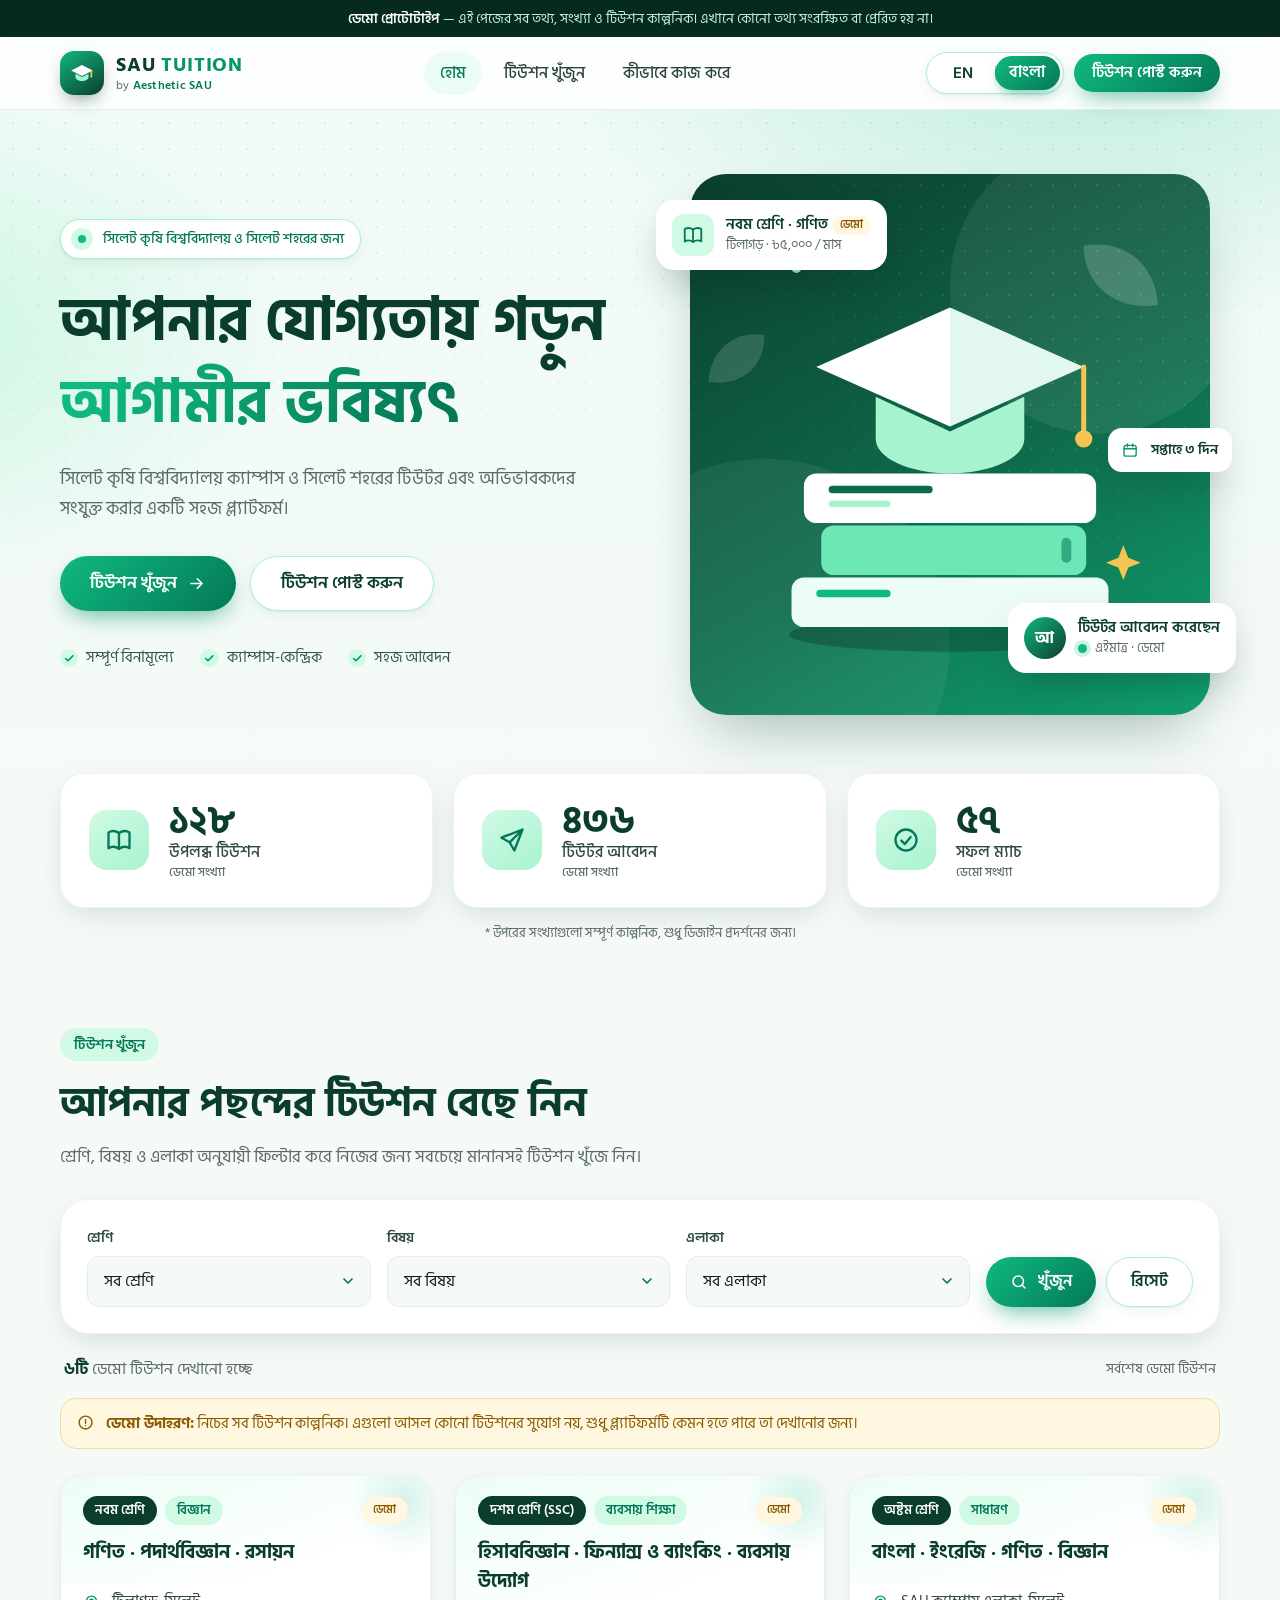
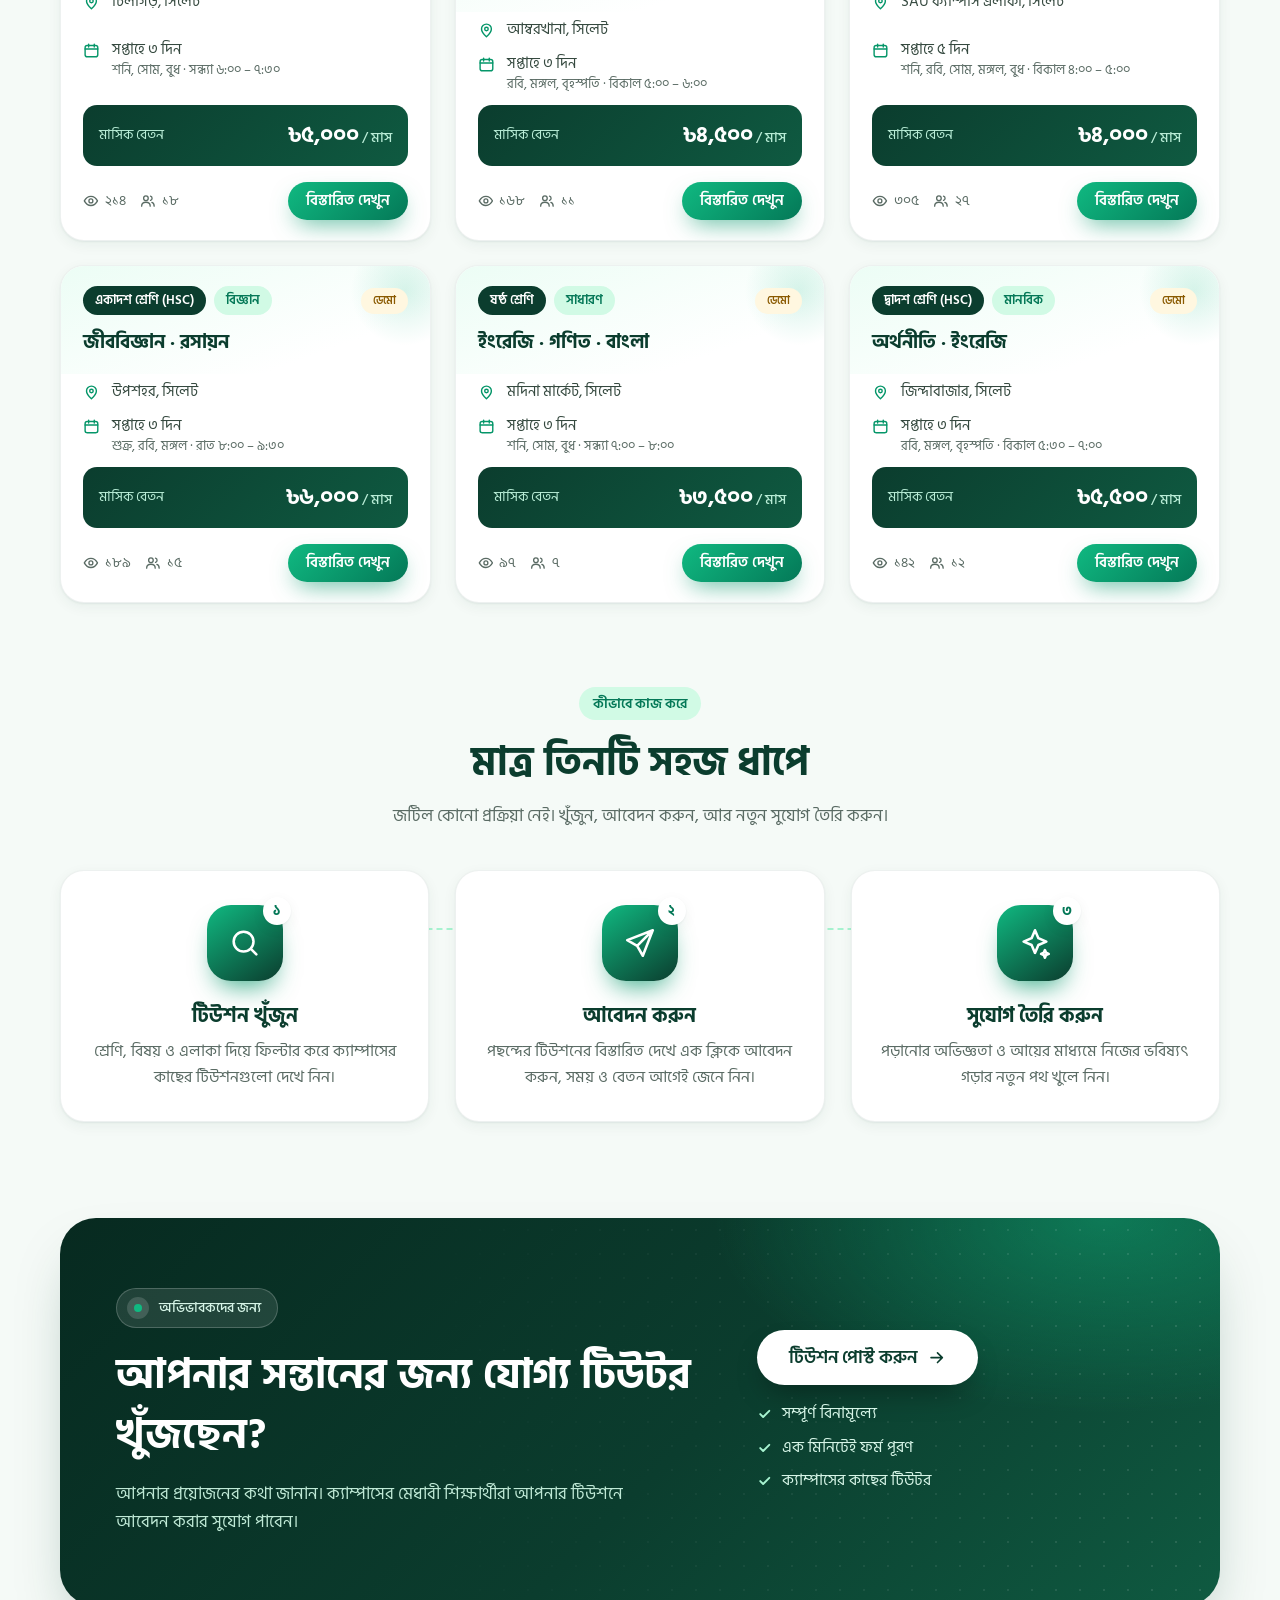
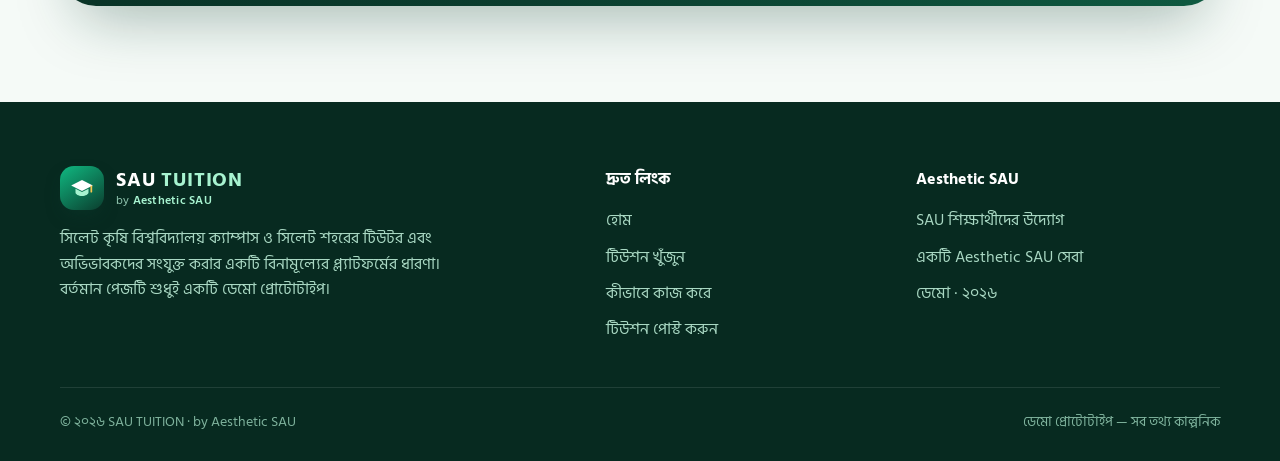
<file: tution.html>
<!DOCTYPE html>
<html lang="bn">
<head>
<meta charset="UTF-8">
<meta name="viewport" content="width=device-width, initial-scale=1">
<title>SAU TUITION by Aesthetic SAU — ডেমো প্রোটোটাইপ</title>
<meta name="description" content="সিলেট কৃষি বিশ্ববিদ্যালয় ক্যাম্পাস ও সিলেট শহরের টিউটর এবং অভিভাবকদের সংযুক্ত করার একটি সহজ প্ল্যাটফর্ম। (ডেমো প্রোটোটাইপ)">
<meta name="theme-color" content="#0b3d2e">
<link rel="preconnect" href="https://fonts.googleapis.com">
<link rel="preconnect" href="https://fonts.gstatic.com" crossorigin>
<link href="https://fonts.googleapis.com/css2?family=Hind+Siliguri:wght@400;500;600;700&family=Inter:wght@400;500;600;700&display=swap" rel="stylesheet">
<script>document.documentElement.classList.add('js');try{var _l=localStorage.getItem('sau-tuition-lang');document.documentElement.lang=_l==='en'?'en':'bn'}catch(e){document.documentElement.lang='bn'}</script>
<style>
:root{
  --forest:#0b3d2e; --forest-2:#0f5a41; --forest-3:#072a20;
  --emerald:#10b981; --emerald-d:#059669; --emerald-dd:#047857;
  --mint:#d1fae5; --mint-2:#ecfdf5; --mint-3:#a7f3d0;
  --ink:#0f1f1a; --muted:#5a6b64; --line:#e3ece8;
  --bg:#f5faf7; --white:#fff; --gold:#f5c451; --amber-bg:#fff7e0; --amber:#8a5a00;
  --r-lg:24px; --r-md:16px; --r-sm:12px;
  --sh-sm:0 1px 2px rgba(11,61,46,.06),0 4px 14px rgba(11,61,46,.06);
  --sh-md:0 10px 30px -8px rgba(11,61,46,.18);
  --sh-lg:0 30px 60px -20px rgba(11,61,46,.35);
}
*{box-sizing:border-box;margin:0;padding:0}
html{scroll-behavior:smooth;scroll-padding-top:84px}
body{font-family:'Hind Siliguri','Noto Sans Bengali','Kalpurush','Nirmala UI','Vrinda',system-ui,sans-serif;color:var(--ink);background:var(--bg);line-height:1.65;-webkit-font-smoothing:antialiased;overflow-x:hidden}
body.lock{overflow:hidden}
a{color:inherit;text-decoration:none}
button,input,select,textarea{font:inherit;color:inherit}
button{cursor:pointer;border:0;background:none}
svg{display:block}
.ico{width:1.15em;height:1.15em;fill:none;stroke:currentColor;stroke-width:2;stroke-linecap:round;stroke-linejoin:round;flex:none}
.container{width:min(1160px,100% - 40px);margin-inline:auto}
:focus-visible{outline:3px solid rgba(16,185,129,.45);outline-offset:2px;border-radius:8px}

/* ---------- Buttons ---------- */
.btn{display:inline-flex;align-items:center;justify-content:center;gap:10px;padding:14px 26px;border-radius:999px;font-weight:600;font-size:1.02rem;line-height:1.2;transition:transform .2s,box-shadow .2s,background .2s,color .2s;white-space:nowrap}
.btn:hover{transform:translateY(-2px)}
.btn:active{transform:translateY(0)}
.btn-primary{color:#fff;background:linear-gradient(135deg,var(--emerald) 0%,var(--emerald-dd) 100%);box-shadow:0 10px 24px -8px rgba(5,150,105,.7)}
.btn-primary:hover{box-shadow:0 14px 28px -8px rgba(5,150,105,.8)}
.btn-ghost{background:#fff;color:var(--forest);border:1.5px solid var(--mint-3);box-shadow:var(--sh-sm)}
.btn-ghost:hover{border-color:var(--emerald);background:var(--mint-2)}
.btn-light{background:#fff;color:var(--forest);box-shadow:0 14px 30px -10px rgba(0,0,0,.4)}
.btn-sm{padding:10px 18px;font-size:.95rem}
.btn .ico{width:1.1em;height:1.1em}

/* ---------- Demo strip ---------- */
.demo-strip{background:var(--forest-3);color:#bff0dc;font-size:.88rem;text-align:center;padding:7px 16px}
.demo-strip b{color:#fff;font-weight:600}

/* ---------- Nav ---------- */
.nav{position:sticky;top:0;z-index:50;background:rgba(255,255,255,.82);backdrop-filter:saturate(1.4) blur(14px);-webkit-backdrop-filter:saturate(1.4) blur(14px);border-bottom:1px solid rgba(11,61,46,.08)}
.nav-in{display:flex;align-items:center;justify-content:space-between;height:72px;gap:20px}
.brand{display:flex;align-items:center;gap:12px}
.brand-mark{width:44px;height:44px;border-radius:14px;background:linear-gradient(145deg,var(--emerald),var(--forest));display:grid;place-items:center;box-shadow:0 8px 18px -6px rgba(11,61,46,.55)}
.brand-mark svg{width:26px;height:26px}
.brand-txt{display:flex;flex-direction:column;line-height:1.1}
.brand-name{font-weight:700;font-size:1.28rem;letter-spacing:.04em;color:var(--forest)}
.brand-name span{color:var(--emerald-d)}
.brand-by{font-size:.74rem;color:var(--muted);letter-spacing:.02em;margin-top:3px}
.brand-by b{color:var(--emerald-dd);font-weight:600}
.nav-links{display:flex;align-items:center;gap:6px}
.nav-links a.lnk{padding:9px 16px;border-radius:999px;font-weight:500;color:#2c453b;transition:background .2s,color .2s}
.nav-links a.lnk:hover,.nav-links a.lnk.active{background:var(--mint-2);color:var(--emerald-dd)}
.nav-cta{display:flex;align-items:center;gap:10px}
.burger{display:none;width:44px;height:44px;border-radius:12px;border:1.5px solid var(--line);background:#fff;place-items:center}
.burger .ico{width:22px;height:22px}
.mobile-menu{display:none}

/* ---------- Hero ---------- */
.hero{position:relative;overflow:clip;background:
  radial-gradient(900px 500px at 85% -10%,rgba(16,185,129,.22),transparent 60%),
  radial-gradient(700px 420px at -10% 30%,rgba(167,243,208,.55),transparent 60%),
  linear-gradient(180deg,#f0fbf6 0%,var(--bg) 100%)}
.hero::before{content:"";position:absolute;inset:0;background-image:radial-gradient(rgba(11,61,46,.09) 1.2px,transparent 1.3px);background-size:26px 26px;mask-image:linear-gradient(180deg,#000 0%,transparent 75%);-webkit-mask-image:linear-gradient(180deg,#000 0%,transparent 75%);pointer-events:none}
.hero-grid{position:relative;display:grid;grid-template-columns:1.02fr .98fr;gap:56px;align-items:center;padding:64px 0 150px}
.pill{display:inline-flex;align-items:center;gap:10px;padding:7px 16px 7px 10px;border-radius:999px;background:#fff;border:1px solid var(--mint-3);font-size:.9rem;font-weight:500;color:var(--emerald-dd);box-shadow:var(--sh-sm)}
.pill i{width:22px;height:22px;border-radius:50%;background:var(--mint);display:grid;place-items:center}
.pill i::after{content:"";width:8px;height:8px;border-radius:50%;background:var(--emerald)}
h1{font-size:clamp(2.25rem,4.9vw,3.7rem);line-height:1.22;font-weight:700;color:var(--forest);margin:22px 0 18px;letter-spacing:-.01em}
h1 em{font-style:normal;background:linear-gradient(120deg,var(--emerald) 10%,var(--emerald-dd) 90%);-webkit-background-clip:text;background-clip:text;color:transparent;position:relative;white-space:nowrap}
.hero-sub{font-size:1.14rem;color:var(--muted);max-width:540px}
.hero-btns{display:flex;flex-wrap:wrap;gap:14px;margin-top:32px}
.hero-btns .btn{padding:16px 30px;font-size:1.08rem}
.trust{display:flex;flex-wrap:wrap;gap:12px 26px;margin-top:34px;color:#35564a;font-size:.96rem}
.trust span{display:inline-flex;align-items:center;gap:8px}
.trust .ico{color:var(--emerald-d);width:1.2em;height:1.2em;padding:3px;background:var(--mint);border-radius:50%;stroke-width:3}

/* hero visual */
.visual{position:relative;max-width:520px;width:100%;margin-inline:auto}
.panel{position:relative;aspect-ratio:1/1.04;border-radius:36px;overflow:hidden;background:linear-gradient(150deg,#0b3d2e 0%,#0f6a4a 55%,#10b981 120%);box-shadow:var(--sh-lg)}
.panel::before{content:"";position:absolute;inset:0;background-image:radial-gradient(rgba(255,255,255,.14) 1.3px,transparent 1.4px);background-size:22px 22px;mask-image:radial-gradient(circle at 70% 25%,#000,transparent 70%);-webkit-mask-image:radial-gradient(circle at 70% 25%,#000,transparent 70%)}
.panel svg{position:absolute;inset:0;width:100%;height:100%}
.float{position:absolute;background:#fff;border-radius:18px;box-shadow:0 18px 40px -12px rgba(7,42,32,.35);padding:14px 16px;display:flex;gap:12px;align-items:center}
.f-a{top:26px;left:-34px;max-width:270px;animation:bob 6s ease-in-out infinite}
.f-b{bottom:42px;right:-26px;animation:bob 7s ease-in-out -2s infinite}
.f-c{top:47%;right:-22px;padding:10px 14px;border-radius:14px;font-size:.88rem;font-weight:600;color:var(--forest);animation:bob 5.5s ease-in-out -1s infinite}
@keyframes bob{50%{transform:translateY(-8px)}}
.f-ico{width:42px;height:42px;border-radius:12px;background:var(--mint);color:var(--emerald-dd);display:grid;place-items:center;flex:none}
.f-ico .ico{width:22px;height:22px}
.f-t{font-weight:600;font-size:.96rem;line-height:1.3;color:var(--forest)}
.f-s{font-size:.82rem;color:var(--muted);line-height:1.35;margin-top:2px}
.tag-demo{display:inline-block;font-size:.68rem;font-weight:600;letter-spacing:.04em;padding:2px 8px;border-radius:999px;background:var(--amber-bg);color:var(--amber);vertical-align:middle}
.avatar{width:42px;height:42px;border-radius:50%;background:linear-gradient(135deg,var(--emerald),var(--forest));color:#fff;display:grid;place-items:center;font-weight:700;flex:none}
.live{width:9px;height:9px;border-radius:50%;background:var(--emerald);box-shadow:0 0 0 4px rgba(16,185,129,.2);flex:none}

/* ---------- Stats ---------- */
.stats{position:relative;margin-top:-92px;z-index:5}
.stats-grid{display:grid;grid-template-columns:repeat(3,1fr);gap:20px}
.stat{background:#fff;border-radius:var(--r-lg);padding:26px 28px;display:flex;align-items:center;gap:20px;box-shadow:var(--sh-md);border:1px solid rgba(11,61,46,.06);transition:transform .25s}
.stat:hover{transform:translateY(-4px)}
.stat-ico{width:60px;height:60px;border-radius:18px;background:linear-gradient(145deg,var(--mint),var(--mint-3));color:var(--emerald-dd);display:grid;place-items:center;flex:none}
.stat-ico .ico{width:28px;height:28px}
.stat-num{font-size:2.4rem;font-weight:700;color:var(--forest);line-height:1.1}
.stat-lbl{font-weight:500;color:#2f4a3f;line-height:1.35}
.stat-lbl small{display:block;color:var(--muted);font-size:.78rem}
.stats-note{text-align:center;font-size:.84rem;color:var(--muted);margin-top:14px}

/* ---------- Sections ---------- */
section{position:relative}
.sec{padding:84px 0 0}
.eyebrow{display:inline-block;font-size:.88rem;font-weight:600;color:var(--emerald-dd);background:var(--mint);padding:5px 14px;border-radius:999px;margin-bottom:14px}
h2{font-size:clamp(1.7rem,3.4vw,2.5rem);line-height:1.3;font-weight:700;color:var(--forest)}
.sec-sub{color:var(--muted);margin-top:10px;max-width:620px;font-size:1.05rem}
.sec-head{display:flex;justify-content:space-between;align-items:flex-end;gap:20px;flex-wrap:wrap;margin-bottom:30px}

/* Search */
.search{background:#fff;border-radius:28px;padding:26px;box-shadow:var(--sh-md);border:1px solid rgba(11,61,46,.06);display:grid;grid-template-columns:repeat(3,1fr) auto;gap:16px;align-items:end;margin-top:28px}
.field label{display:block;font-size:.88rem;font-weight:600;color:#2f4a3f;margin-bottom:7px}
.input,.select{width:100%;padding:14px 16px;border:1.5px solid var(--line);border-radius:var(--r-sm);background:var(--bg);transition:border .2s,box-shadow .2s,background .2s;font-size:1rem;line-height:1.3}
.select{appearance:none;-webkit-appearance:none;padding-right:42px;background:var(--bg) url("data:image/svg+xml,%3Csvg xmlns='http://www.w3.org/2000/svg' viewBox='0 0 24 24' fill='none' stroke='%23047857' stroke-width='2.5' stroke-linecap='round' stroke-linejoin='round'%3E%3Cpath d='M6 9l6 6 6-6'/%3E%3C/svg%3E") no-repeat right 14px center/16px}
.input:hover,.select:hover{border-color:var(--mint-3)}
.input:focus,.select:focus{outline:0;border-color:var(--emerald);background-color:#fff;box-shadow:0 0 0 4px rgba(16,185,129,.15)}
.search-actions{display:flex;gap:10px}
.search-actions .btn{padding:14px 24px}
.result-bar{display:flex;justify-content:space-between;align-items:center;gap:12px;flex-wrap:wrap;margin:22px 4px 0;color:var(--muted)}
.result-bar b{color:var(--forest)}
.link-btn{color:var(--emerald-dd);font-weight:600;padding:4px 2px;border-bottom:2px solid var(--mint-3)}
.link-btn:hover{border-color:var(--emerald)}

/* Listings */
.notice{display:flex;gap:12px;align-items:flex-start;background:var(--amber-bg);border:1px solid #f3dc9b;color:var(--amber);border-radius:var(--r-md);padding:12px 16px;font-size:.93rem;margin-bottom:26px}
.notice .ico{margin-top:3px}
.grid{display:grid;grid-template-columns:repeat(3,1fr);gap:24px}
.card{background:#fff;border-radius:var(--r-lg);border:1px solid rgba(11,61,46,.07);box-shadow:var(--sh-sm);display:flex;flex-direction:column;overflow:hidden;transition:transform .25s,box-shadow .25s,border-color .25s}
.card:hover{transform:translateY(-6px);box-shadow:var(--sh-md);border-color:var(--mint-3)}
.card-top{padding:20px 22px 16px;background:linear-gradient(160deg,var(--mint-2),#fff 75%);position:relative}
.card-top::after{content:"";position:absolute;right:-30px;top:-30px;width:110px;height:110px;border-radius:50%;background:radial-gradient(circle,rgba(16,185,129,.16),transparent 70%)}
.chips{display:flex;flex-wrap:wrap;gap:8px;align-items:center}
.chip{font-size:.8rem;font-weight:600;padding:4px 12px;border-radius:999px;background:var(--forest);color:#fff}
.chip.soft{background:var(--mint);color:var(--emerald-dd)}
.chip.demo{margin-left:auto;background:var(--amber-bg);color:var(--amber);font-size:.7rem;letter-spacing:.04em;position:relative;z-index:1}
.card h3{margin-top:14px;font-size:1.2rem;line-height:1.4;color:var(--forest);font-weight:700}
.card-body{padding:6px 22px 4px;display:grid;gap:11px;flex:1}
.row{display:flex;gap:12px;align-items:flex-start;color:#35493f;font-size:.96rem;line-height:1.5}
.row .ico{margin-top:4px;color:var(--emerald-d);width:1.1em;height:1.1em}
.row small{display:block;color:var(--muted);font-size:.82rem}
.salary{display:flex;justify-content:space-between;align-items:center;margin:6px 22px 0;padding:12px 16px;border-radius:14px;background:linear-gradient(135deg,var(--forest),var(--forest-2));color:#fff}
.salary span{font-size:.85rem;color:#b8ecd6}
.salary b{font-size:1.4rem;font-weight:700}
.salary b small{font-size:.85rem;font-weight:500;color:#b8ecd6}
.card-foot{display:flex;align-items:center;justify-content:space-between;gap:10px;padding:16px 22px 20px}
.metrics{display:flex;gap:14px;color:var(--muted);font-size:.86rem}
.metrics span{display:inline-flex;gap:6px;align-items:center}
.empty{grid-column:1/-1;text-align:center;padding:56px 20px;background:#fff;border:1.5px dashed var(--mint-3);border-radius:var(--r-lg);color:var(--muted)}
.empty .ico{width:44px;height:44px;margin:0 auto 12px;color:var(--emerald);stroke-width:1.6}
.empty h3{color:var(--forest);margin-bottom:6px}

/* How it works */
.steps{display:grid;grid-template-columns:repeat(3,1fr);gap:26px;margin-top:40px;position:relative}
.steps::before{content:"";position:absolute;top:58px;left:16%;right:16%;border-top:2px dashed var(--mint-3);z-index:0}
.step{position:relative;z-index:1;background:#fff;border-radius:var(--r-lg);padding:34px 28px 30px;text-align:center;border:1px solid rgba(11,61,46,.07);box-shadow:var(--sh-sm);transition:transform .25s,box-shadow .25s}
.step:hover{transform:translateY(-5px);box-shadow:var(--sh-md)}
.step-ico{width:76px;height:76px;margin:0 auto 20px;border-radius:24px;background:linear-gradient(145deg,var(--emerald),var(--forest));color:#fff;display:grid;place-items:center;box-shadow:0 14px 26px -10px rgba(5,150,105,.8);position:relative}
.step-ico .ico{width:34px;height:34px;stroke-width:1.8}
.step-no{position:absolute;top:-8px;right:-8px;width:28px;height:28px;border-radius:50%;background:#fff;color:var(--emerald-dd);font-weight:700;font-size:.9rem;display:grid;place-items:center;box-shadow:var(--sh-sm)}
.step h3{font-size:1.25rem;color:var(--forest);margin-bottom:8px}
.step p{color:var(--muted);font-size:.98rem}

/* CTA */
.cta{margin-top:96px}
.cta-box{position:relative;overflow:hidden;border-radius:36px;padding:70px 56px;background:radial-gradient(600px 300px at 90% 0%,rgba(16,185,129,.45),transparent 65%),linear-gradient(135deg,var(--forest-3),var(--forest) 55%,var(--forest-2));color:#fff;display:grid;grid-template-columns:1.2fr .8fr;gap:30px;align-items:center;box-shadow:var(--sh-lg)}
.cta-box::before{content:"";position:absolute;inset:0;background-image:radial-gradient(rgba(255,255,255,.12) 1.2px,transparent 1.3px);background-size:24px 24px;mask-image:linear-gradient(90deg,transparent 30%,#000);-webkit-mask-image:linear-gradient(90deg,transparent 30%,#000)}
.cta-box>*{position:relative}
.cta h2{color:#fff;font-size:clamp(1.7rem,3.6vw,2.6rem)}
.cta p{color:#bfe9d6;margin-top:14px;max-width:520px;font-size:1.06rem}
.cta-side{display:flex;flex-direction:column;align-items:flex-start;gap:16px}
.cta .btn{padding:17px 32px;font-size:1.1rem}
.cta ul{list-style:none;display:grid;gap:8px;color:#d6f5e7;font-size:.97rem}
.cta li{display:flex;gap:10px;align-items:center}
.cta li .ico{color:var(--mint-3);stroke-width:3;width:1em;height:1em}

/* Footer */
footer{margin-top:96px;background:var(--forest-3);color:#a9d8c3;padding:64px 0 28px}
.foot-grid{display:grid;grid-template-columns:1.5fr .8fr .9fr;gap:40px}
footer .brand-name{color:#fff}
footer .brand-name span{color:var(--mint-3)}
footer .brand-by{color:#8fc4ae}
footer .brand-by b{color:var(--mint-3)}
footer p{margin-top:16px;max-width:420px;font-size:.97rem}
footer h4{color:#fff;font-size:1.02rem;margin-bottom:14px}
footer ul{list-style:none;display:grid;gap:10px}
footer ul a{transition:color .2s}
footer ul a:hover{color:#fff}
.foot-bottom{margin-top:44px;padding-top:22px;border-top:1px solid rgba(255,255,255,.1);display:flex;justify-content:space-between;flex-wrap:wrap;gap:10px;font-size:.88rem;color:#7fb39d}

/* ---------- Modal ---------- */
.modal{position:fixed;inset:0;z-index:100;display:grid;place-items:center;padding:20px;background:rgba(7,42,32,.58);backdrop-filter:blur(6px);-webkit-backdrop-filter:blur(6px);opacity:0;visibility:hidden;transition:opacity .25s,visibility .25s}
.modal.open{opacity:1;visibility:visible}
.sheet{position:relative;width:min(640px,100%);max-height:calc(100dvh - 40px);overflow:auto;background:#fff;border-radius:28px;box-shadow:0 40px 80px -20px rgba(0,0,0,.5);transform:translateY(18px) scale(.98);transition:transform .3s cubic-bezier(.2,.8,.2,1)}
.modal.open .sheet{transform:none}
.close{position:absolute;top:14px;right:14px;z-index:3;width:40px;height:40px;border-radius:50%;background:rgba(255,255,255,.95);display:grid;place-items:center;color:var(--forest);box-shadow:var(--sh-sm);transition:transform .2s}
.close:hover{transform:rotate(90deg)}
.m-head{padding:34px 32px 26px;background:radial-gradient(300px 160px at 100% 0%,rgba(16,185,129,.4),transparent 70%),linear-gradient(145deg,var(--forest),var(--forest-2));color:#fff}
.m-head .chip{background:rgba(255,255,255,.16)}
.m-head .chip.demo{background:var(--amber-bg);margin-left:0}
.m-head h3{font-size:1.65rem;line-height:1.35;margin-top:14px;padding-right:36px}
.m-head p{color:#bfe9d6;margin-top:4px}
.m-body{padding:26px 32px 32px}
.info{display:grid;grid-template-columns:1fr 1fr;gap:14px}
.info div{display:flex;gap:12px;padding:14px;border-radius:14px;background:var(--bg);border:1px solid var(--line)}
.info .ico{color:var(--emerald-d);margin-top:3px}
.info small{display:block;color:var(--muted);font-size:.8rem;line-height:1.3}
.info b{font-weight:600;color:var(--forest);line-height:1.4;display:block}
.m-sec{margin-top:22px}
.m-sec h4{color:var(--forest);margin-bottom:6px}
.m-sec p,.m-sec li{color:#3c5248}
.m-sec ul{padding-left:20px;display:grid;gap:4px}
.m-actions{display:flex;gap:12px;flex-wrap:wrap;margin-top:26px}
.m-actions .btn{flex:1;min-width:150px}
.inline-ok{margin-top:18px;padding:16px;border-radius:14px;background:var(--mint-2);border:1px solid var(--mint-3);color:var(--emerald-dd);display:flex;gap:12px;font-size:.96rem}
.inline-ok .ico{margin-top:4px;stroke-width:3}

/* Form */
.form-grid{display:grid;grid-template-columns:1fr 1fr;gap:16px;margin-top:6px}
.form-grid .full{grid-column:1/-1}
.days{display:flex;flex-wrap:wrap;gap:8px}
.days label{margin:0}
.days input{position:absolute;opacity:0;pointer-events:none}
.days span{display:inline-block;padding:8px 14px;border-radius:999px;border:1.5px solid var(--line);background:var(--bg);font-weight:500;font-size:.93rem;cursor:pointer;transition:all .2s;user-select:none}
.days span:hover{border-color:var(--mint-3)}
.days input:checked+span{background:var(--emerald);border-color:var(--emerald);color:#fff;box-shadow:0 6px 14px -6px rgba(5,150,105,.8)}
.days input:focus-visible+span{outline:3px solid rgba(16,185,129,.4);outline-offset:2px}
.money{position:relative}
.money b{position:absolute;left:16px;top:50%;transform:translateY(-50%);color:var(--emerald-dd);font-weight:700}
.money .input{padding-left:36px}
.err{display:none;color:#b42318;font-size:.84rem;margin-top:5px}
.field.bad .err{display:block}
.field.bad .input,.field.bad .select{border-color:#f0a39b;background-color:#fff8f7}
.hint{font-size:.84rem;color:var(--muted);margin-top:16px;display:flex;gap:8px;align-items:flex-start}
.hint .ico{margin-top:4px;color:var(--emerald-d)}
.success{text-align:center;padding:10px 0 4px}
.success .tick{width:84px;height:84px;margin:0 auto 18px;border-radius:50%;background:linear-gradient(145deg,var(--emerald),var(--emerald-dd));color:#fff;display:grid;place-items:center;box-shadow:0 18px 30px -10px rgba(5,150,105,.75);animation:pop .5s cubic-bezier(.2,1.4,.4,1)}
.success .tick .ico{width:40px;height:40px;stroke-width:3}
@keyframes pop{from{transform:scale(.4);opacity:0}}
.success h3{font-size:1.5rem;color:var(--forest)}
.success p{color:var(--muted);margin-top:8px}
.summary{text-align:left;margin:22px 0 4px;padding:16px 18px;border-radius:16px;background:var(--bg);border:1px solid var(--line);display:grid;gap:8px;font-size:.96rem}
.summary div{display:flex;justify-content:space-between;gap:16px}
.summary span{color:var(--muted)}
.summary b{color:var(--forest);font-weight:600;text-align:right}

/* Toast */
.toast{position:fixed;left:50%;bottom:28px;z-index:200;transform:translate(-50%,30px);background:var(--forest);color:#fff;padding:14px 22px;border-radius:999px;box-shadow:var(--sh-lg);font-weight:500;opacity:0;pointer-events:none;transition:all .35s cubic-bezier(.2,.8,.2,1);max-width:calc(100% - 32px);text-align:center}
.toast.show{opacity:1;transform:translate(-50%,0)}

/* Reveal */
.js .reveal{opacity:0;transform:translateY(22px);transition:opacity .7s ease,transform .7s ease}
.js .reveal.in{opacity:1;transform:none}

/* ---------- Responsive ---------- */
@media (max-width:1024px){
  .hero-grid{grid-template-columns:1fr;gap:48px;padding-top:44px}
  .hero-copy{text-align:center}
  .hero-sub{margin-inline:auto}
  .hero-btns,.trust{justify-content:center}
  .visual{max-width:460px}
  .grid{grid-template-columns:repeat(2,1fr)}
  .search{grid-template-columns:1fr 1fr}
  .search-actions{grid-column:1/-1}
  .search-actions .btn-primary{flex:1}
  .cta-box{grid-template-columns:1fr;padding:56px 36px}
  .foot-grid{grid-template-columns:1fr 1fr}
  .foot-grid>div:first-child{grid-column:1/-1}
}
@media (max-width:820px){
  .nav-links,.nav-cta .btn{display:none}
  .burger{display:grid}
  .mobile-menu{display:block;position:absolute;left:0;right:0;top:100%;background:#fff;border-bottom:1px solid var(--line);box-shadow:var(--sh-md);padding:14px 20px 20px;transform-origin:top;transform:scaleY(.96);opacity:0;visibility:hidden;transition:all .2s}
  .mobile-menu.open{opacity:1;visibility:visible;transform:none}
  .mobile-menu a.lnk{display:block;padding:13px 14px;border-radius:12px;font-weight:500}
  .mobile-menu a.lnk:hover{background:var(--mint-2)}
  .mobile-menu .btn{width:100%;margin-top:10px}
  .stats-grid{grid-template-columns:1fr}
  .stat{padding:20px 22px}
  .stats{margin-top:-80px}
  .steps{grid-template-columns:1fr}
  .steps::before{display:none}
}
@media (max-width:640px){
  .container{width:min(100% - 32px,1160px)}
  .demo-strip{font-size:.8rem}
  .nav-in{height:64px}
  .brand-mark{width:40px;height:40px}
  .brand-name{font-size:1.15rem}
  .hero-grid{padding:34px 0 130px;gap:40px}
  h1{margin:18px 0 14px}
  .hero-sub{font-size:1.04rem}
  .hero-btns{flex-direction:column;gap:12px}
  .hero-btns .btn{width:100%}
  .trust{gap:10px 18px;font-size:.9rem}
  .visual{max-width:360px}
  .panel{border-radius:28px}
  .f-a{left:-10px;top:14px;max-width:215px;padding:10px 12px}
  .f-b{right:-8px;bottom:26px;padding:10px 12px}
  .f-c{right:-8px}
  .f-ico,.avatar{width:36px;height:36px}
  .f-t{font-size:.86rem}.f-s{font-size:.74rem}
  .sec{padding-top:64px}
  .grid{grid-template-columns:1fr}
  .search{grid-template-columns:1fr;padding:20px;border-radius:24px}
  .cta{margin-top:72px}
  .cta-box{padding:44px 24px;border-radius:28px}
  .cta .btn{width:100%}
  .foot-grid{grid-template-columns:1fr}
  .modal{padding:0;place-items:end center}
  .sheet{border-radius:26px 26px 0 0;max-height:94dvh}
  .m-head{padding:30px 22px 22px}
  .m-body{padding:22px}
  .info,.form-grid{grid-template-columns:1fr}
}
@media (prefers-reduced-motion:reduce){
  *{animation:none!important;transition:none!important;scroll-behavior:auto!important}
  .js .reveal{opacity:1;transform:none}
}

/* ---------- Language system ---------- */
html[lang=en] body{font-family:'Inter','Hind Siliguri',system-ui,-apple-system,'Segoe UI',Roboto,sans-serif}
html[lang=en] h1{letter-spacing:-.025em;line-height:1.15}
html[lang=en] h2{letter-spacing:-.015em;line-height:1.22}
html[lang=en] .btn{letter-spacing:-.005em}
html[lang=bn] h1{line-height:1.4;letter-spacing:0}
html[lang=bn] h2,html[lang=bn] .m-head h3,html[lang=bn] .success h3{line-height:1.45}
html[lang=bn] .card h3,html[lang=bn] .step h3{line-height:1.5}
html[lang=bn] .eyebrow,html[lang=bn] .pill,html[lang=bn] .chip{letter-spacing:0}
.lang{position:relative;display:inline-grid;grid-template-columns:1fr 1fr;align-items:center;height:42px;padding:4px;border-radius:999px;background:#fff;border:1.5px solid var(--mint-3);box-shadow:var(--sh-sm);isolation:isolate;flex:none}
.lang::after{content:"";position:absolute;left:50%;top:50%;width:1px;height:16px;margin-top:-8px;background:rgba(11,61,46,.22);z-index:3;pointer-events:none;transition:opacity .25s}
.lang-thumb{position:absolute;z-index:1;top:3px;bottom:3px;left:3px;width:calc(50% - 3px);border-radius:999px;background:linear-gradient(135deg,var(--emerald),var(--emerald-dd));box-shadow:0 6px 14px -6px rgba(5,150,105,.8);transition:transform .3s cubic-bezier(.2,.8,.2,1)}
.lang[data-active=bn] .lang-thumb{transform:translateX(100%)}
.lang button{position:relative;z-index:2;height:100%;min-width:52px;padding:0 14px;border-radius:999px;font-weight:600;font-size:.92rem;line-height:1;color:var(--forest);transition:color .25s;white-space:nowrap}
.lang button[lang=bn]{font-family:'Hind Siliguri','Noto Sans Bengali','Nirmala UI',sans-serif;font-size:.98rem}
.lang button[lang=en]{font-family:'Inter',system-ui,sans-serif;letter-spacing:.03em}
.lang button[aria-pressed=true]{color:#fff}
.lang button:not([aria-pressed=true]):hover{color:var(--emerald-dd)}
@media (max-width:640px){.nav-in{gap:10px}.nav-cta{gap:8px}.lang{height:38px}.lang button{min-width:44px;padding:0 10px;font-size:.85rem}.lang button[lang=bn]{font-size:.9rem}}
@media (max-width:400px){.brand-by{display:none}.brand-mark{width:36px;height:36px}.brand{gap:8px}}
</style>
</head>
<body>

<div class="demo-strip"><b><span data-i18n="demo_prototype">ডেমো প্রোটোটাইপ</span></b> <span data-i18n="all_information_figures_and_tuitions">— এই পেজের সব তথ্য, সংখ্যা ও টিউশন কাল্পনিক। এখানে কোনো তথ্য সংরক্ষিত বা প্রেরিত হয় না।</span></div>

<!-- ============ NAV ============ -->
<header class="nav" id="top">
  <div class="container nav-in">
    <a href="#top" class="brand" aria-label="SAU TUITION by Aesthetic SAU">
      <span class="brand-mark">
        <svg viewBox="0 0 24 24" fill="none" aria-hidden="true">
          <path d="M12 4.5 22 9.6 12 14.7 2 9.6z" fill="#fff"/>
          <path d="M6 12.6v3.6c0 1.6 2.7 3.2 6 3.2s6-1.6 6-3.2v-3.6l-6 3.1z" fill="#a7f3d0"/>
          <path d="M20.6 10.4v5" stroke="#f5c451" stroke-width="1.6" stroke-linecap="round"/>
        </svg>
      </span>
      <span class="brand-txt">
        <span class="brand-name">SAU <span>TUITION</span></span>
        <span class="brand-by">by <b>Aesthetic SAU</b></span>
      </span>
    </a>
    <nav class="nav-links" aria-label="প্রধান মেনু" data-i18n-attr="aria-label:main_menu">
      <a class="lnk active" href="#top" data-spy="top"><span data-i18n="home">হোম</span></a>
      <a class="lnk" href="#find" data-spy="find"><span data-i18n="find_tuition">টিউশন খুঁজুন</span></a>
      <a class="lnk" href="#how" data-spy="how"><span data-i18n="how_it_works">কীভাবে কাজ করে</span></a>
    </nav>
    <div class="nav-cta">
      <div class="lang" data-active="bn" role="group" aria-label="Language" data-i18n-attr="aria-label:language">
        <i class="lang-thumb" aria-hidden="true"></i>
        <button type="button" data-lang="en" lang="en" title="English" aria-pressed="false">EN</button>
        <button type="button" data-lang="bn" lang="bn" title="বাংলা" aria-pressed="true">বাংলা</button>
      </div>
      <button class="btn btn-primary btn-sm" data-action="post"><span data-i18n="post_a_tuition">টিউশন পোস্ট করুন</span></button>
      <button class="burger" id="burger" aria-label="মেনু খুলুন" data-i18n-attr="aria-label:open_menu" aria-expanded="false"><svg class="ico" viewBox="0 0 24 24"><path d="M4 7h16M4 12h16M4 17h16"/></svg></button>
    </div>
  </div>
  <div class="mobile-menu" id="mobileMenu">
    <a class="lnk" href="#top"><span data-i18n="home">হোম</span></a>
    <a class="lnk" href="#find"><span data-i18n="find_tuition">টিউশন খুঁজুন</span></a>
    <a class="lnk" href="#how"><span data-i18n="how_it_works">কীভাবে কাজ করে</span></a>
    <button class="btn btn-primary" data-action="post"><span data-i18n="post_a_tuition">টিউশন পোস্ট করুন</span></button>
  </div>
</header>

<main>
<!-- ============ HERO ============ -->
<section class="hero">
  <div class="container hero-grid">
    <div class="hero-copy">
      <span class="pill"><i></i><span data-i18n="for_sylhet_agricultural_university_sylhet">সিলেট কৃষি বিশ্ববিদ্যালয় ও সিলেট শহরের জন্য</span></span>
      <h1><span data-i18n="turn_your_talent_into">আপনার যোগ্যতায় গড়ুন</span> <em><span data-i18n="a_brighter_future">আগামীর ভবিষ্যৎ</span></em></h1>
      <p class="hero-sub"><span data-i18n="a_simple_platform_connecting_tutors_11">সিলেট কৃষি বিশ্ববিদ্যালয় ক্যাম্পাস ও সিলেট শহরের টিউটর এবং অভিভাবকদের সংযুক্ত করার একটি সহজ প্ল্যাটফর্ম।</span></p>
      <div class="hero-btns">
        <a href="#find" class="btn btn-primary"><span data-i18n="find_tuition">টিউশন খুঁজুন</span> <svg class="ico" viewBox="0 0 24 24"><path d="M5 12h14M13 6l6 6-6 6"/></svg></a>
        <button class="btn btn-ghost" data-action="post"><span data-i18n="post_a_tuition">টিউশন পোস্ট করুন</span></button>
      </div>
      <div class="trust">
        <span><svg class="ico" viewBox="0 0 24 24"><path d="M5 12.5l4.5 4.5L19 7.5"/></svg><span data-i18n="completely_free">সম্পূর্ণ বিনামূল্যে</span></span>
        <span><svg class="ico" viewBox="0 0 24 24"><path d="M5 12.5l4.5 4.5L19 7.5"/></svg><span data-i18n="campuscentered">ক্যাম্পাস-কেন্দ্রিক</span></span>
        <span><svg class="ico" viewBox="0 0 24 24"><path d="M5 12.5l4.5 4.5L19 7.5"/></svg><span data-i18n="easy_applications">সহজ আবেদন</span></span>
      </div>
    </div>

    <div class="visual" aria-hidden="true">
      <div class="panel">
        <svg viewBox="0 0 420 437" fill="none" preserveAspectRatio="xMidYMid slice">
          <circle cx="330" cy="90" r="120" fill="rgba(255,255,255,.07)"/>
          <circle cx="60" cy="380" r="150" fill="rgba(255,255,255,.06)"/>
          <path d="M318 58c34-6 58 16 60 48-34 5-60-16-60-48z" fill="rgba(255,255,255,.18)"/>
          <path d="M60 130c-26-4-44 14-45 38 26 4 46-12 45-38z" fill="rgba(255,255,255,.14)"/>
          <circle cx="86" cy="76" r="4" fill="#a7f3d0"/><circle cx="372" cy="232" r="3.5" fill="#fff" opacity=".7"/>
          <path d="M350 300l4 10 10 4-10 4-4 10-4-10-10-4 10-4z" fill="#f5c451"/>
          <ellipse cx="210" cy="372" rx="130" ry="14" fill="rgba(0,0,0,.22)"/>
          <!-- books -->
          <rect x="82" y="326" width="256" height="40" rx="10" fill="#ecfdf5"/>
          <rect x="102" y="336" width="60" height="6" rx="3" fill="#10b981"/>
          <rect x="106" y="284" width="214" height="40" rx="10" fill="#6ee7b7"/>
          <rect x="300" y="294" width="8" height="20" rx="4" fill="#047857" opacity=".55"/>
          <rect x="92" y="242" width="236" height="40" rx="10" fill="#fff"/>
          <rect x="112" y="252" width="84" height="6" rx="3" fill="#0f6a4a"/>
          <rect x="112" y="264" width="50" height="5" rx="2.5" fill="#a7f3d0"/>
          <!-- cap -->
          <path d="M210 108 318 156 210 204 102 156z" fill="#fff"/>
          <path d="M210 108 318 156 210 204" fill="rgba(16,185,129,.12)"/>
          <path d="M150 180v34c0 16 28 28 60 28s60-12 60-28v-34l-60 28z" fill="#a7f3d0"/>
          <path d="M318 156v52" stroke="#f5c451" stroke-width="4" stroke-linecap="round"/>
          <circle cx="318" cy="214" r="7" fill="#f5c451"/>
        </svg>
      </div>

      <div class="float f-a">
        <div class="f-ico"><svg class="ico" viewBox="0 0 24 24"><path d="M3 5.5C5.5 4 9 4 12 6c3-2 6.5-2 9-.5V19c-2.5-1.5-6-1.5-9 .5-3-2-6.5-2-9-.5z"/><path d="M12 6v13.5"/></svg></div>
        <div>
          <div class="f-t"><span data-i18n="class_9_mathematics">নবম শ্রেণি · গণিত</span> <span class="tag-demo"><span data-i18n="demo">ডেমো</span></span></div>
          <div class="f-s"><span data-i18n="tilagor_5000_month">টিলাগড় · ৳৫,০০০ / মাস</span></div>
        </div>
      </div>
      <div class="float f-c"><svg class="ico" viewBox="0 0 24 24" style="color:var(--emerald-d)"><rect x="3" y="5" width="18" height="16" rx="3"/><path d="M3 10h18M8 3v4M16 3v4"/></svg><span data-i18n="3_days_a_week">সপ্তাহে ৩ দিন</span></div>
      <div class="float f-b">
        <div class="avatar"><span data-i18n="a">আ</span></div>
        <div>
          <div class="f-t"><span data-i18n="a_tutor_has_applied">টিউটর আবেদন করেছেন</span></div>
          <div class="f-s" style="display:flex;align-items:center;gap:8px"><span class="live"></span><span data-i18n="just_now_demo">এইমাত্র · ডেমো</span></div>
        </div>
      </div>
    </div>
  </div>
</section>

<!-- ============ STATS ============ -->
<section class="stats reveal">
  <div class="container">
    <div class="stats-grid">
      <div class="stat">
        <div class="stat-ico"><svg class="ico" viewBox="0 0 24 24"><path d="M3 5.5C5.5 4 9 4 12 6c3-2 6.5-2 9-.5V19c-2.5-1.5-6-1.5-9 .5-3-2-6.5-2-9-.5z"/><path d="M12 6v13.5"/></svg></div>
        <div><div class="stat-num" data-count="128">০</div><div class="stat-lbl"><span data-i18n="available_tuitions">উপলব্ধ টিউশন</span><small><span data-i18n="demo_figure">ডেমো সংখ্যা</span></small></div></div>
      </div>
      <div class="stat">
        <div class="stat-ico"><svg class="ico" viewBox="0 0 24 24"><path d="M21 3 10 14M21 3l-7 18-4-7-7-4z"/></svg></div>
        <div><div class="stat-num" data-count="436">০</div><div class="stat-lbl"><span data-i18n="tutor_applications">টিউটর আবেদন</span><small><span data-i18n="demo_figure">ডেমো সংখ্যা</span></small></div></div>
      </div>
      <div class="stat">
        <div class="stat-ico"><svg class="ico" viewBox="0 0 24 24"><circle cx="12" cy="12" r="9"/><path d="M8 12.5l3 3 5-6"/></svg></div>
        <div><div class="stat-num" data-count="57">০</div><div class="stat-lbl"><span data-i18n="successful_matches">সফল ম্যাচ</span><small><span data-i18n="demo_figure">ডেমো সংখ্যা</span></small></div></div>
      </div>
    </div>
    <p class="stats-note"><span data-i18n="the_figures_above_are_entirely">* উপরের সংখ্যাগুলো সম্পূর্ণ কাল্পনিক, শুধু ডিজাইন প্রদর্শনের জন্য।</span></p>
  </div>
</section>

<!-- ============ SEARCH + LISTINGS ============ -->
<section class="sec" id="find">
  <div class="container">
    <div class="reveal">
      <span class="eyebrow"><span data-i18n="find_tuition">টিউশন খুঁজুন</span></span>
      <h2><span data-i18n="choose_the_tuition_that_suits">আপনার পছন্দের টিউশন বেছে নিন</span></h2>
      <p class="sec-sub"><span data-i18n="filter_by_class_subject_and">শ্রেণি, বিষয় ও এলাকা অনুযায়ী ফিল্টার করে নিজের জন্য সবচেয়ে মানানসই টিউশন খুঁজে নিন।</span></p>
    </div>

    <form class="search reveal" id="searchForm" autocomplete="off">
      <div class="field"><label for="fClass"><span data-i18n="class">শ্রেণি</span></label><select class="select" id="fClass"></select></div>
      <div class="field"><label for="fSubject"><span data-i18n="subject">বিষয়</span></label><select class="select" id="fSubject"></select></div>
      <div class="field"><label for="fLoc"><span data-i18n="area">এলাকা</span></label><select class="select" id="fLoc"></select></div>
      <div class="search-actions">
        <button type="submit" class="btn btn-primary"><svg class="ico" viewBox="0 0 24 24"><circle cx="11" cy="11" r="7"/><path d="M20 20l-3.5-3.5"/></svg><span data-i18n="search">খুঁজুন</span></button>
        <button type="button" class="btn btn-ghost" id="resetBtn"><span data-i18n="reset">রিসেট</span></button>
      </div>
    </form>

    <div class="result-bar">
      <span id="resultCount" aria-live="polite"></span>
      <span style="font-size:.88rem"><span data-i18n="latest_demo_tuitions">সর্বশেষ ডেমো টিউশন</span></span>
    </div>

    <div class="notice" style="margin-top:16px">
      <svg class="ico" viewBox="0 0 24 24"><circle cx="12" cy="12" r="9"/><path d="M12 8v5M12 16.5v.01"/></svg>
      <span><b><span data-i18n="demo_example">ডেমো উদাহরণ:</span></b> <span data-i18n="every_tuition_below_is_fictional">নিচের সব টিউশন কাল্পনিক। এগুলো আসল কোনো টিউশনের সুযোগ নয়, শুধু প্ল্যাটফর্মটি কেমন হতে পারে তা দেখানোর জন্য।</span></span>
    </div>

    <div class="grid" id="cards"></div>
  </div>
</section>

<!-- ============ HOW IT WORKS ============ -->
<section class="sec" id="how">
  <div class="container">
    <div class="reveal" style="text-align:center">
      <span class="eyebrow"><span data-i18n="how_it_works">কীভাবে কাজ করে</span></span>
      <h2><span data-i18n="in_just_three_easy_steps">মাত্র তিনটি সহজ ধাপে</span></h2>
      <p class="sec-sub" style="margin-inline:auto"><span data-i18n="no_complicated_process_search_apply">জটিল কোনো প্রক্রিয়া নেই। খুঁজুন, আবেদন করুন, আর নতুন সুযোগ তৈরি করুন।</span></p>
    </div>
    <div class="steps">
      <div class="step reveal">
        <div class="step-ico"><svg class="ico" viewBox="0 0 24 24"><circle cx="11" cy="11" r="7"/><path d="M20 20l-3.5-3.5"/></svg><span class="step-no" data-num="1">১</span></div>
        <h3><span data-i18n="find_tuition">টিউশন খুঁজুন</span></h3>
        <p><span data-i18n="filter_by_class_subject_and_39">শ্রেণি, বিষয় ও এলাকা দিয়ে ফিল্টার করে ক্যাম্পাসের কাছের টিউশনগুলো দেখে নিন।</span></p>
      </div>
      <div class="step reveal">
        <div class="step-ico"><svg class="ico" viewBox="0 0 24 24"><path d="M21 3 10 14M21 3l-7 18-4-7-7-4z"/></svg><span class="step-no" data-num="2">২</span></div>
        <h3><span data-i18n="apply">আবেদন করুন</span></h3>
        <p><span data-i18n="view_the_details_of_a">পছন্দের টিউশনের বিস্তারিত দেখে এক ক্লিকে আবেদন করুন, সময় ও বেতন আগেই জেনে নিন।</span></p>
      </div>
      <div class="step reveal">
        <div class="step-ico"><svg class="ico" viewBox="0 0 24 24"><path d="M12 3l2.4 5.6L20 11l-5.6 2.4L12 19l-2.4-5.6L4 11l5.6-2.4z"/><path d="M19 17l.8 1.9 1.9.8-1.9.8L19 22.4l-.8-1.9-1.9-.8 1.9-.8z"/></svg><span class="step-no" data-num="3">৩</span></div>
        <h3><span data-i18n="create_opportunities">সুযোগ তৈরি করুন</span></h3>
        <p><span data-i18n="open_a_new_path_to">পড়ানোর অভিজ্ঞতা ও আয়ের মাধ্যমে নিজের ভবিষ্যৎ গড়ার নতুন পথ খুলে নিন।</span></p>
      </div>
    </div>
  </div>
</section>

<!-- ============ GUARDIAN CTA ============ -->
<section class="cta">
  <div class="container">
    <div class="cta-box reveal">
      <div>
        <span class="pill" style="background:rgba(255,255,255,.1);border-color:rgba(255,255,255,.2);color:#d6f5e7;box-shadow:none"><i style="background:rgba(255,255,255,.15)"></i><span data-i18n="for_guardians">অভিভাবকদের জন্য</span></span>
        <h2 style="margin-top:18px"><span data-i18n="looking_for_a_qualified_tutor">আপনার সন্তানের জন্য যোগ্য টিউটর খুঁজছেন?</span></h2>
        <p><span data-i18n="tell_us_what_you_need">আপনার প্রয়োজনের কথা জানান। ক্যাম্পাসের মেধাবী শিক্ষার্থীরা আপনার টিউশনে আবেদন করার সুযোগ পাবেন।</span></p>
      </div>
      <div class="cta-side">
        <button class="btn btn-light" data-action="post"><span data-i18n="post_a_tuition">টিউশন পোস্ট করুন</span> <svg class="ico" viewBox="0 0 24 24"><path d="M5 12h14M13 6l6 6-6 6"/></svg></button>
        <ul>
          <li><svg class="ico" viewBox="0 0 24 24"><path d="M5 12.5l4.5 4.5L19 7.5"/></svg><span data-i18n="completely_free">সম্পূর্ণ বিনামূল্যে</span></li>
          <li><svg class="ico" viewBox="0 0 24 24"><path d="M5 12.5l4.5 4.5L19 7.5"/></svg><span data-i18n="form_takes_one_minute">এক মিনিটেই ফর্ম পূরণ</span></li>
          <li><svg class="ico" viewBox="0 0 24 24"><path d="M5 12.5l4.5 4.5L19 7.5"/></svg><span data-i18n="tutors_close_to_campus">ক্যাম্পাসের কাছের টিউটর</span></li>
        </ul>
      </div>
    </div>
  </div>
</section>
</main>

<!-- ============ FOOTER ============ -->
<footer>
  <div class="container">
    <div class="foot-grid">
      <div>
        <a href="#top" class="brand">
          <span class="brand-mark">
            <svg viewBox="0 0 24 24" fill="none" aria-hidden="true"><path d="M12 4.5 22 9.6 12 14.7 2 9.6z" fill="#fff"/><path d="M6 12.6v3.6c0 1.6 2.7 3.2 6 3.2s6-1.6 6-3.2v-3.6l-6 3.1z" fill="#a7f3d0"/><path d="M20.6 10.4v5" stroke="#f5c451" stroke-width="1.6" stroke-linecap="round"/></svg>
          </span>
          <span class="brand-txt"><span class="brand-name">SAU <span>TUITION</span></span><span class="brand-by">by <b>Aesthetic SAU</b></span></span>
        </a>
        <p><span data-i18n="an_idea_for_a_free">সিলেট কৃষি বিশ্ববিদ্যালয় ক্যাম্পাস ও সিলেট শহরের টিউটর এবং অভিভাবকদের সংযুক্ত করার একটি বিনামূল্যের প্ল্যাটফর্মের ধারণা। বর্তমান পেজটি শুধুই একটি ডেমো প্রোটোটাইপ।</span></p>
      </div>
      <div>
        <h4><span data-i18n="quick_links">দ্রুত লিংক</span></h4>
        <ul>
          <li><a href="#top"><span data-i18n="home">হোম</span></a></li>
          <li><a href="#find"><span data-i18n="find_tuition">টিউশন খুঁজুন</span></a></li>
          <li><a href="#how"><span data-i18n="how_it_works">কীভাবে কাজ করে</span></a></li>
          <li><a href="#" data-action="post"><span data-i18n="post_a_tuition">টিউশন পোস্ট করুন</span></a></li>
        </ul>
      </div>
      <div>
        <h4>Aesthetic SAU</h4>
        <ul>
          <li><span data-i18n="an_initiative_by_sau_students">SAU শিক্ষার্থীদের উদ্যোগ</span></li>
          <li><span data-i18n="a_service_by_aesthetic_sau">একটি Aesthetic SAU সেবা</span></li>
          <li><span data-i18n="demo_2026">ডেমো · ২০২৬</span></li>
        </ul>
      </div>
    </div>
    <div class="foot-bottom">
      <span data-i18n="copyright">© ২০২৬ SAU TUITION · by Aesthetic SAU</span>
      <span><span data-i18n="demo_prototype_all_information_is">ডেমো প্রোটোটাইপ — সব তথ্য কাল্পনিক</span></span>
    </div>
  </div>
</footer>

<!-- ============ MODAL / TOAST ============ -->
<div class="modal" id="modal" aria-hidden="true">
  <div class="sheet" role="dialog" aria-modal="true" aria-labelledby="mTitle">
    <button class="close" id="modalClose" aria-label="বন্ধ করুন" data-i18n-attr="aria-label:close"><svg class="ico" viewBox="0 0 24 24"><path d="M6 6l12 12M18 6 6 18"/></svg></button>
    <div id="sheetBody"></div>
  </div>
</div>
<div class="toast" id="toast" role="status"></div>

<script>
(() => {
  /* ---------- helpers ---------- */
  const $ = (s, el = document) => el.querySelector(s);
  const $$ = (s, el = document) => [...el.querySelectorAll(s)];

  /* ---------- i18n: dictionary + helpers (frontend-only, no external APIs) ---------- */
  const LS_KEY = 'sau-tuition-lang';
  const I18N = {
    en: {
      "copyright": "© 2026 SAU TUITION · by Aesthetic SAU",
      "sau_tuition_by_aesthetic_sau": "SAU TUITION by Aesthetic SAU — Demo Prototype",
      "a_simple_platform_connecting_tutors": "A simple platform connecting tutors and guardians across the Sylhet Agricultural University campus and Sylhet city. (Demo prototype)",
      "demo_prototype": "Demo Prototype",
      "all_information_figures_and_tuitions": "— All information, figures and tuitions on this page are fictional. Nothing is saved or sent from here.",
      "home": "Home",
      "find_tuition": "Find Tuition",
      "how_it_works": "How It Works",
      "post_a_tuition": "Post a Tuition",
      "for_sylhet_agricultural_university_sylhet": "For Sylhet Agricultural University & Sylhet city",
      "turn_your_talent_into": "Turn your talent into",
      "a_brighter_future": "a brighter future",
      "a_simple_platform_connecting_tutors_11": "A simple platform connecting tutors and guardians across the Sylhet Agricultural University campus and Sylhet city.",
      "completely_free": "Completely free",
      "campuscentered": "Campus-centered",
      "easy_applications": "Easy applications",
      "class_9_mathematics": "Class 9 · Mathematics",
      "demo": "Demo",
      "tilagor_5000_month": "Tilagor · ৳5,000 / month",
      "3_days_a_week": "3 days a week",
      "a": "A",
      "a_tutor_has_applied": "A tutor has applied",
      "just_now_demo": "Just now · Demo",
      "available_tuitions": "Available Tuitions",
      "demo_figure": "Demo figure",
      "tutor_applications": "Tutor Applications",
      "successful_matches": "Successful Matches",
      "the_figures_above_are_entirely": "* The figures above are entirely fictional, shown for design purposes only.",
      "choose_the_tuition_that_suits": "Choose the tuition that suits you",
      "filter_by_class_subject_and": "Filter by class, subject and area to find the tuition that fits you best.",
      "class": "Class",
      "subject": "Subject",
      "area": "Area",
      "search": "Search",
      "reset": "Reset",
      "latest_demo_tuitions": "Latest demo tuitions",
      "demo_example": "Demo example:",
      "every_tuition_below_is_fictional": "Every tuition below is fictional. These are not real opportunities — they only show how the platform could look.",
      "in_just_three_easy_steps": "In just three easy steps",
      "no_complicated_process_search_apply": "No complicated process. Search, apply and create new opportunities.",
      "filter_by_class_subject_and_39": "Filter by class, subject and area to see tuitions near campus.",
      "apply": "Apply",
      "view_the_details_of_a": "View the details of a tuition you like, apply in one click, and know the schedule and pay upfront.",
      "create_opportunities": "Create opportunities",
      "open_a_new_path_to": "Open a new path to building your future through teaching experience and income.",
      "for_guardians": "For guardians",
      "looking_for_a_qualified_tutor": "Looking for a qualified tutor for your child?",
      "tell_us_what_you_need": "Tell us what you need. Talented campus students will be able to apply for your tuition.",
      "form_takes_one_minute": "Form takes one minute",
      "tutors_close_to_campus": "Tutors close to campus",
      "an_idea_for_a_free": "An idea for a free platform connecting tutors and guardians across the Sylhet Agricultural University campus and Sylhet city. This page is only a demo prototype.",
      "quick_links": "Quick Links",
      "an_initiative_by_sau_students": "An initiative by SAU students",
      "a_service_by_aesthetic_sau": "A service by Aesthetic SAU",
      "demo_2026": "Demo · 2026",
      "demo_prototype_all_information_is": "Demo prototype — all information is fictional",
      "main_menu": "Main menu",
      "open_menu": "Open menu",
      "close": "Close",
      "views": "Views",
      "applications": "Applications",
      "eg_math_physics_chemistry": "e.g. Math, Physics, Chemistry",
      "5000": "5000",
      "sylhet": "{p0}, Sylhet",
      "days_a_week": "{p0} days a week",
      "monthly_salary": "Monthly salary",
      "month": "/ month",
      "view_details": "View details",
      "no_tuitions_found": "No tuitions found",
      "try_choosing_a_different_class": "Try choosing a different class, subject or area.",
      "clear_all_filters": "Clear all filters",
      "text": "{p0}",
      "demo_example_71": "Demo example",
      "time": "Time",
      "student": "Student",
      "preferred_tutor_medium": "Preferred tutor · Medium",
      "guardians_requirement": "Guardian’s requirement",
      "expectations": "Expectations",
      "regular_attendance_at_the_scheduled": "Regular attendance at the scheduled time",
      "monthly_progress_discussion_with_the": "Monthly progress discussion with the guardian",
      "weekly_short_tests_or_practice": "Weekly short tests or practice",
      "viewed_times": "Viewed {p0} times",
      "tutors_applied": "{p0} tutors applied",
      "maybe_later": "Maybe later",
      "this_is_a_demo_example": "This is a demo example. No real application is sent or saved.",
      "thank_you": "Thank you!",
      "this_is_a_demo_so": "This is a demo, so nothing was sent. Once the platform launches, your application will reach the guardian from right here.",
      "demo_form": "Demo form",
      "tell_us_what_you_need_87": "Tell us what you need and campus tutors will apply.",
      "students_class": "Student’s class",
      "select_a_class": "Select a class",
      "please_select_a_class": "Please select a class.",
      "select_an_area": "Select an area",
      "please_select_an_area": "Please select an area.",
      "subjects": "Subjects",
      "please_enter_at_least_one": "Please enter at least one subject.",
      "which_days_of_the_week": "Which days of the week",
      "please_choose_at_least_one": "Please choose at least one day.",
      "select_a_time": "Select a time",
      "please_select_a_time": "Please select a time.",
      "expected_monthly_salary": "Expected monthly salary",
      "please_enter_a_valid_amount": "Please enter a valid amount (minimum 500).",
      "post": "Post",
      "cancel": "Cancel",
      "this_is_a_demo_form": "This is a demo form. Nothing you enter is saved or sent anywhere.",
      "thank_you_your_demo_post": "Thank you! Your demo post is ready 🎉",
      "this_is_how_your_tuition": "This is how your tuition post would reach campus students once the platform is live.",
      "schedule": "Schedule",
      "expected_salary": "Expected salary",
      "month_108": "৳{p0} / month",
      "ok": "OK",
      "demo_no_information_was_saved": "Demo: no information was saved or sent.",
      "all_classes": "All classes",
      "all_subjects": "All subjects",
      "all_areas": "All areas",
      "demo_application_shown_successfully": "Demo: application shown successfully ✓",
      "demo_post_shown_successfully": "Demo post shown successfully ✓",
      "demo_tuitions_shown": "demo tuitions shown",
      "language": "Language"
    },
    bn: {
      "copyright": "© ২০২৬ SAU TUITION · by Aesthetic SAU",
      "sau_tuition_by_aesthetic_sau": "SAU TUITION by Aesthetic SAU — ডেমো প্রোটোটাইপ",
      "a_simple_platform_connecting_tutors": "সিলেট কৃষি বিশ্ববিদ্যালয় ক্যাম্পাস ও সিলেট শহরের টিউটর এবং অভিভাবকদের সংযুক্ত করার একটি সহজ প্ল্যাটফর্ম। (ডেমো প্রোটোটাইপ)",
      "demo_prototype": "ডেমো প্রোটোটাইপ",
      "all_information_figures_and_tuitions": "— এই পেজের সব তথ্য, সংখ্যা ও টিউশন কাল্পনিক। এখানে কোনো তথ্য সংরক্ষিত বা প্রেরিত হয় না।",
      "home": "হোম",
      "find_tuition": "টিউশন খুঁজুন",
      "how_it_works": "কীভাবে কাজ করে",
      "post_a_tuition": "টিউশন পোস্ট করুন",
      "for_sylhet_agricultural_university_sylhet": "সিলেট কৃষি বিশ্ববিদ্যালয় ও সিলেট শহরের জন্য",
      "turn_your_talent_into": "আপনার যোগ্যতায় গড়ুন",
      "a_brighter_future": "আগামীর ভবিষ্যৎ",
      "a_simple_platform_connecting_tutors_11": "সিলেট কৃষি বিশ্ববিদ্যালয় ক্যাম্পাস ও সিলেট শহরের টিউটর এবং অভিভাবকদের সংযুক্ত করার একটি সহজ প্ল্যাটফর্ম।",
      "completely_free": "সম্পূর্ণ বিনামূল্যে",
      "campuscentered": "ক্যাম্পাস-কেন্দ্রিক",
      "easy_applications": "সহজ আবেদন",
      "class_9_mathematics": "নবম শ্রেণি · গণিত",
      "demo": "ডেমো",
      "tilagor_5000_month": "টিলাগড় · ৳৫,০০০ / মাস",
      "3_days_a_week": "সপ্তাহে ৩ দিন",
      "a": "আ",
      "a_tutor_has_applied": "টিউটর আবেদন করেছেন",
      "just_now_demo": "এইমাত্র · ডেমো",
      "available_tuitions": "উপলব্ধ টিউশন",
      "demo_figure": "ডেমো সংখ্যা",
      "tutor_applications": "টিউটর আবেদন",
      "successful_matches": "সফল ম্যাচ",
      "the_figures_above_are_entirely": "* উপরের সংখ্যাগুলো সম্পূর্ণ কাল্পনিক, শুধু ডিজাইন প্রদর্শনের জন্য।",
      "choose_the_tuition_that_suits": "আপনার পছন্দের টিউশন বেছে নিন",
      "filter_by_class_subject_and": "শ্রেণি, বিষয় ও এলাকা অনুযায়ী ফিল্টার করে নিজের জন্য সবচেয়ে মানানসই টিউশন খুঁজে নিন।",
      "class": "শ্রেণি",
      "subject": "বিষয়",
      "area": "এলাকা",
      "search": "খুঁজুন",
      "reset": "রিসেট",
      "latest_demo_tuitions": "সর্বশেষ ডেমো টিউশন",
      "demo_example": "ডেমো উদাহরণ:",
      "every_tuition_below_is_fictional": "নিচের সব টিউশন কাল্পনিক। এগুলো আসল কোনো টিউশনের সুযোগ নয়, শুধু প্ল্যাটফর্মটি কেমন হতে পারে তা দেখানোর জন্য।",
      "in_just_three_easy_steps": "মাত্র তিনটি সহজ ধাপে",
      "no_complicated_process_search_apply": "জটিল কোনো প্রক্রিয়া নেই। খুঁজুন, আবেদন করুন, আর নতুন সুযোগ তৈরি করুন।",
      "filter_by_class_subject_and_39": "শ্রেণি, বিষয় ও এলাকা দিয়ে ফিল্টার করে ক্যাম্পাসের কাছের টিউশনগুলো দেখে নিন।",
      "apply": "আবেদন করুন",
      "view_the_details_of_a": "পছন্দের টিউশনের বিস্তারিত দেখে এক ক্লিকে আবেদন করুন, সময় ও বেতন আগেই জেনে নিন।",
      "create_opportunities": "সুযোগ তৈরি করুন",
      "open_a_new_path_to": "পড়ানোর অভিজ্ঞতা ও আয়ের মাধ্যমে নিজের ভবিষ্যৎ গড়ার নতুন পথ খুলে নিন।",
      "for_guardians": "অভিভাবকদের জন্য",
      "looking_for_a_qualified_tutor": "আপনার সন্তানের জন্য যোগ্য টিউটর খুঁজছেন?",
      "tell_us_what_you_need": "আপনার প্রয়োজনের কথা জানান। ক্যাম্পাসের মেধাবী শিক্ষার্থীরা আপনার টিউশনে আবেদন করার সুযোগ পাবেন।",
      "form_takes_one_minute": "এক মিনিটেই ফর্ম পূরণ",
      "tutors_close_to_campus": "ক্যাম্পাসের কাছের টিউটর",
      "an_idea_for_a_free": "সিলেট কৃষি বিশ্ববিদ্যালয় ক্যাম্পাস ও সিলেট শহরের টিউটর এবং অভিভাবকদের সংযুক্ত করার একটি বিনামূল্যের প্ল্যাটফর্মের ধারণা। বর্তমান পেজটি শুধুই একটি ডেমো প্রোটোটাইপ।",
      "quick_links": "দ্রুত লিংক",
      "an_initiative_by_sau_students": "SAU শিক্ষার্থীদের উদ্যোগ",
      "a_service_by_aesthetic_sau": "একটি Aesthetic SAU সেবা",
      "demo_2026": "ডেমো · ২০২৬",
      "demo_prototype_all_information_is": "ডেমো প্রোটোটাইপ — সব তথ্য কাল্পনিক",
      "main_menu": "প্রধান মেনু",
      "open_menu": "মেনু খুলুন",
      "close": "বন্ধ করুন",
      "views": "দেখা হয়েছে",
      "applications": "আবেদন",
      "eg_math_physics_chemistry": "যেমন: গণিত, পদার্থবিজ্ঞান, রসায়ন",
      "5000": "৫০০০",
      "sylhet": "{p0}, সিলেট",
      "days_a_week": "সপ্তাহে {p0} দিন",
      "monthly_salary": "মাসিক বেতন",
      "month": "/ মাস",
      "view_details": "বিস্তারিত দেখুন",
      "no_tuitions_found": "কোনো টিউশন পাওয়া যায়নি",
      "try_choosing_a_different_class": "অন্য শ্রেণি, বিষয় বা এলাকা বেছে আবার চেষ্টা করুন।",
      "clear_all_filters": "সব ফিল্টার মুছুন",
      "text": "{p0}টি",
      "demo_example_71": "ডেমো উদাহরণ",
      "time": "সময়",
      "student": "শিক্ষার্থী",
      "preferred_tutor_medium": "পছন্দের টিউটর · মাধ্যম",
      "guardians_requirement": "অভিভাবকের প্রয়োজন",
      "expectations": "প্রত্যাশা",
      "regular_attendance_at_the_scheduled": "নির্ধারিত সময়ে নিয়মিত উপস্থিতি",
      "monthly_progress_discussion_with_the": "প্রতি মাসে অগ্রগতি নিয়ে অভিভাবকের সঙ্গে আলোচনা",
      "weekly_short_tests_or_practice": "সাপ্তাহিক ছোট পরীক্ষা বা অনুশীলন",
      "viewed_times": "{p0} বার দেখা হয়েছে",
      "tutors_applied": "{p0} জন আবেদন করেছেন",
      "maybe_later": "পরে দেখব",
      "this_is_a_demo_example": "এটি একটি ডেমো উদাহরণ। কোনো আসল আবেদন পাঠানো বা সংরক্ষণ করা হয় না।",
      "thank_you": "ধন্যবাদ!",
      "this_is_a_demo_so": "এটি একটি ডেমো, তাই কিছু পাঠানো হয়নি। প্ল্যাটফর্মটি চালু হলে এখান থেকেই আপনার আবেদন অভিভাবকের কাছে পৌঁছে যাবে।",
      "demo_form": "ডেমো ফর্ম",
      "tell_us_what_you_need_87": "আপনার প্রয়োজনের কথা জানান, ক্যাম্পাসের টিউটররা আবেদন করবেন।",
      "students_class": "শিক্ষার্থীর শ্রেণি",
      "select_a_class": "শ্রেণি বেছে নিন",
      "please_select_a_class": "শ্রেণি নির্বাচন করুন।",
      "select_an_area": "এলাকা বেছে নিন",
      "please_select_an_area": "এলাকা নির্বাচন করুন।",
      "subjects": "বিষয়সমূহ",
      "please_enter_at_least_one": "অন্তত একটি বিষয় লিখুন।",
      "which_days_of_the_week": "সপ্তাহের কোন কোন দিন",
      "please_choose_at_least_one": "অন্তত একটি দিন বেছে নিন।",
      "select_a_time": "সময় বেছে নিন",
      "please_select_a_time": "সময় নির্বাচন করুন।",
      "expected_monthly_salary": "প্রত্যাশিত মাসিক বেতন",
      "please_enter_a_valid_amount": "সঠিক পরিমাণ লিখুন (সর্বনিম্ন ৫০০)।",
      "post": "পোস্ট করুন",
      "cancel": "বাতিল",
      "this_is_a_demo_form": "এটি ডেমো ফর্ম। আপনার দেওয়া কোনো তথ্য সংরক্ষণ বা কোথাও পাঠানো হয় না।",
      "thank_you_your_demo_post": "ধন্যবাদ! আপনার ডেমো পোস্ট প্রস্তুত 🎉",
      "this_is_how_your_tuition": "প্ল্যাটফর্মটি চালু হলে এভাবেই আপনার টিউশন পোস্ট ক্যাম্পাসের শিক্ষার্থীদের কাছে পৌঁছে যাবে।",
      "schedule": "সময়সূচি",
      "expected_salary": "প্রত্যাশিত বেতন",
      "month_108": "৳{p0} / মাস",
      "ok": "ঠিক আছে",
      "demo_no_information_was_saved": "ডেমো: কোনো তথ্য সংরক্ষিত বা প্রেরিত হয়নি।",
      "all_classes": "সব শ্রেণি",
      "all_subjects": "সব বিষয়",
      "all_areas": "সব এলাকা",
      "demo_application_shown_successfully": "ডেমো: আবেদন সফলভাবে দেখানো হলো ✓",
      "demo_post_shown_successfully": "ডেমো পোস্ট সফলভাবে দেখানো হলো ✓",
      "demo_tuitions_shown": "ডেমো টিউশন দেখানো হচ্ছে",
      "language": "ভাষা নির্বাচন"
    }
  };
  let lang = 'bn';                                   // Bengali is the default
  try { const saved = localStorage.getItem(LS_KEY); if (saved === 'bn' || saved === 'en') lang = saved; } catch (e) {}
  const lookup = (l, k) => I18N[l] && I18N[l][k];
  const t = (k, vars) => {
    let s = lookup(lang, k); if (s == null) s = lookup('en', k); if (s == null) return k;
    return vars ? s.replace(/\{(\w+)\}/g, (m, n) => n in vars ? vars[n] : m) : s;
  };
  const tr = v => lang === 'bn' ? v : (EN_VAL[v] || v);   // demo-data values are stored in Bengali; EN_VAL holds their English
  const bn = n => new Intl.NumberFormat(lang === 'bn' ? 'bn-BD' : 'en-US').format(n);
  function applyI18n(root = document) {
    $$('[data-i18n]', root).forEach(el => { el.textContent = t(el.dataset.i18n); });
    $$('[data-i18n-attr]', root).forEach(el => el.dataset.i18nAttr.split(';').forEach(p => { const [a, k] = p.split(':'); el.setAttribute(a, t(k)); }));
    $$('[data-num]', root).forEach(el => { el.textContent = bn(+el.dataset.num); });
  }
  function setLang(l, opts = {}) {
    lang = l === 'bn' ? 'bn' : 'en';
    document.documentElement.lang = lang;
    if (opts.persist !== false) { try { localStorage.setItem(LS_KEY, lang); } catch (e) {} }
    document.title = t('sau_tuition_by_aesthetic_sau');
    const md = $('meta[name="description"]'); if (md) md.setAttribute('content', t('a_simple_platform_connecting_tutors'));
    applyI18n();
    $('.lang').dataset.active = lang;
    $$('.lang [data-lang]').forEach(b => b.setAttribute('aria-pressed', b.dataset.lang === lang));
    $$('[data-count]').forEach(el => { el.textContent = bn(el._cur || 0); });
    buildFilters(); render(true);
  }
  $$('.lang [data-lang]').forEach(b => b.addEventListener('click', () => setLang(b.dataset.lang)));
    const ico = {
    pin:'<path d="M12 21s7-6.2 7-11a7 7 0 1 0-14 0c0 4.8 7 11 7 11z"/><circle cx="12" cy="10" r="2.5"/>',
    clock:'<circle cx="12" cy="12" r="9"/><path d="M12 7v5l3 2"/>',
    cash:'<rect x="3" y="6" width="18" height="12" rx="3"/><circle cx="12" cy="12" r="2.5"/>',
    eye:'<path d="M2 12s3.6-7 10-7 10 7 10 7-3.6 7-10 7S2 12 2 12z"/><circle cx="12" cy="12" r="3"/>',
    users:'<circle cx="9" cy="8" r="3.5"/><path d="M2.5 20c0-3.6 2.9-6 6.5-6s6.5 2.4 6.5 6"/><path d="M16 4.7a3.5 3.5 0 0 1 0 6.6M18 14.3c2.200.7 3.500 2.600 3.500 5.700"/>',
    book:'<path d="M3 5.5C5.5 4 9 4 12 6c3-2 6.5-2 9-.5V19c-2.5-1.5-6-1.5-9 .5-3-2-6.5-2-9-.5z"/><path d="M12 6v13.5"/>',
    cal:'<rect x="3" y="5" width="18" height="16" rx="3"/><path d="M3 10h18M8 3v4M16 3v4"/>',
    user:'<circle cx="12" cy="8" r="4"/><path d="M4 21c0-4 3.6-6.500 8-6.500s8 2.500 8 6.500"/>',
    check:'<path d="M5 12.5l4.5 4.5L19 7.5"/>',
    arrow:'<path d="M5 12h14M13 6l6 6-6 6"/>',
    info:'<circle cx="12" cy="12" r="9"/><path d="M12 8v5M12 16.5v.01"/>',
    search:'<circle cx="11" cy="11" r="7"/><path d="M20 20l-3.5-3.5"/>',
    shield:'<path d="M12 3l8 3v6c0 4.500-3.200 8-8 9-4.800-1-8-4.500-8-9V6z"/>',
    grad:'<path d="M12 4.500 22 9.600 12 14.700 2 9.600z"/><path d="M6 12.600v3.600c0 1.600 2.700 3.200 6 3.200s6-1.600 6-3.200v-3.600"/>'
  };
  const I = (k, extra = '') => `<svg class="ico" viewBox="0 0 24 24" ${extra}>${ico[k]}</svg>`;

  /* ---------- demo data (সব কাল্পনিক) ---------- */

    const DATA = [
    { id:1, cls:'নবম শ্রেণি', group:'বিজ্ঞান', subjects:['গণিত','পদার্থবিজ্ঞান','রসায়ন'], loc:'টিলাগড়', salary:5000,
      days:['শনি','সোম','বুধ'], time:'সন্ধ্যা ৬:০০ – ৭:৩০', student:'ছাত্র', pref:'ছাত্র টিউটর', medium:'বাংলা মাধ্যম', views:214, apps:18,
      note:'ছাত্রটি পড়াশোনায় মনোযোগী, তবে গণিত ও পদার্থবিজ্ঞানে বাড়তি সহায়তা প্রয়োজন। নিয়মিত হোমওয়ার্ক ও সাপ্তাহিক মডেল টেস্ট চাই।' },
    { id:2, cls:'দশম শ্রেণি (SSC)', group:'ব্যবসায় শিক্ষা', subjects:['হিসাববিজ্ঞান','ফিন্যান্স ও ব্যাংকিং','ব্যবসায় উদ্যোগ'], loc:'আম্বরখানা', salary:4500,
      days:['রবি','মঙ্গল','বৃহস্পতি'], time:'বিকাল ৫:০০ – ৬:০০', student:'ছাত্রী', pref:'ছাত্রী টিউটর', medium:'বাংলা মাধ্যম', views:168, apps:11,
      note:'SSC পরীক্ষার প্রস্তুতির জন্য হিসাববিজ্ঞানের অনুশীলন ও পুনরাবৃত্তির ক্লাস প্রয়োজন। ধৈর্যশীল ও বোঝানোর দক্ষতা থাকা টিউটর কাম্য।' },
    { id:3, cls:'অষ্টম শ্রেণি', group:'সাধারণ', subjects:['বাংলা','ইংরেজি','গণিত','বিজ্ঞান'], loc:'SAU ক্যাম্পাস এলাকা', salary:4000,
      days:['শনি','রবি','সোম','মঙ্গল','বুধ'], time:'বিকাল ৪:০০ – ৫:০০', student:'ছাত্র', pref:'যেকোনো', medium:'বাংলা মাধ্যম', views:305, apps:27,
      note:'ক্যাম্পাসের পাশেই বাসা, তাই হেঁটে আসা সম্ভব। সব বিষয়ে সাধারণ গাইডলাইন ও পড়ার অভ্যাস গড়ে তুলতে সহায়তা করতে হবে।' },
    { id:4, cls:'একাদশ শ্রেণি (HSC)', group:'বিজ্ঞান', subjects:['জীববিজ্ঞান','রসায়ন'], loc:'উপশহর', salary:6000,
      days:['শুক্র','রবি','মঙ্গল'], time:'রাত ৮:০০ – ৯:৩০', student:'ছাত্রী', pref:'ছাত্রী টিউটর', medium:'বাংলা মাধ্যম', views:189, apps:15,
      note:'মেডিকেল ও কৃষি বিশ্ববিদ্যালয়ে ভর্তি প্রস্তুতির কথা মাথায় রেখে জীববিজ্ঞান ও রসায়নের শক্ত ভিত্তি তৈরি করতে চাই।' },
    { id:5, cls:'ষষ্ঠ শ্রেণি', group:'সাধারণ', subjects:['ইংরেজি','গণিত','বাংলা'], loc:'মদিনা মার্কেট', salary:3500,
      days:['শনি','সোম','বুধ'], time:'সন্ধ্যা ৭:০০ – ৮:০০', student:'ছাত্র', pref:'যেকোনো', medium:'ইংলিশ ভার্সন', views:97, apps:7,
      note:'ইংরেজি বলা ও লেখার আত্মবিশ্বাস বাড়াতে সহজ ভাষায় পড়াতে পারেন এমন টিউটর খুঁজছি। গল্পের মাধ্যমে শেখানো গেলে ভালো হয়।' },
    { id:6, cls:'দ্বাদশ শ্রেণি (HSC)', group:'মানবিক', subjects:['অর্থনীতি','ইংরেজি'], loc:'জিন্দাবাজার', salary:5500,
      days:['রবি','মঙ্গল','বৃহস্পতি'], time:'বিকাল ৫:৩০ – ৭:০০', student:'ছাত্রী', pref:'যেকোনো', medium:'বাংলা মাধ্যম', views:142, apps:12,
      note:'HSC চূড়ান্ত পরীক্ষার আগে অর্থনীতির তত্ত্ব ও সৃজনশীল প্রশ্নের উত্তর লেখার অনুশীলন করাতে হবে।' }
  ];
  const uniq = a => [...new Set(a)];
  const CLASS_LIST = ['ষষ্ঠ শ্রেণি','সপ্তম শ্রেণি','অষ্টম শ্রেণি','নবম শ্রেণি','দশম শ্রেণি (SSC)','একাদশ শ্রেণি (HSC)','দ্বাদশ শ্রেণি (HSC)'];
  const LOC_LIST = ['SAU ক্যাম্পাস এলাকা','টিলাগড়','মদিনা মার্কেট','আম্বরখানা','জিন্দাবাজার','উপশহর','শিবগঞ্জ','সুবিদবাজার','অন্যান্য এলাকা'];
  const DAYS = ['শনি','রবি','সোম','মঙ্গল','বুধ','বৃহস্পতি','শুক্র'];
  const EN_VAL = {
    "নবম শ্রেণি": "Class 9",
    "বিজ্ঞান": "Science",
    "গণিত": "Mathematics",
    "পদার্থবিজ্ঞান": "Physics",
    "রসায়ন": "Chemistry",
    "টিলাগড়": "Tilagor",
    "শনি": "Sat",
    "সোম": "Mon",
    "বুধ": "Wed",
    "সন্ধ্যা ৬:০০ – ৭:৩০": "6:00 – 7:30 PM",
    "ছাত্র": "Male student",
    "ছাত্র টিউটর": "Male tutor",
    "বাংলা মাধ্যম": "Bangla Medium",
    "ছাত্রটি পড়াশোনায় মনোযোগী, তবে গণিত ও পদার্থবিজ্ঞানে বাড়তি সহায়তা প্রয়োজন। নিয়মিত হোমওয়ার্ক ও সাপ্তাহিক মডেল টেস্ট চাই।": "The student is attentive but needs extra support in mathematics and physics. Regular homework and a weekly model test are required.",
    "দশম শ্রেণি (SSC)": "Class 10 (SSC)",
    "ব্যবসায় শিক্ষা": "Business Studies",
    "হিসাববিজ্ঞান": "Accounting",
    "ফিন্যান্স ও ব্যাংকিং": "Finance & Banking",
    "ব্যবসায় উদ্যোগ": "Business Entrepreneurship",
    "আম্বরখানা": "Amborkhana",
    "রবি": "Sun",
    "মঙ্গল": "Tue",
    "বৃহস্পতি": "Thu",
    "বিকাল ৫:০০ – ৬:০০": "5:00 – 6:00 PM",
    "ছাত্রী": "Female student",
    "ছাত্রী টিউটর": "Female tutor",
    "SSC পরীক্ষার প্রস্তুতির জন্য হিসাববিজ্ঞানের অনুশীলন ও পুনরাবৃত্তির ক্লাস প্রয়োজন। ধৈর্যশীল ও বোঝানোর দক্ষতা থাকা টিউটর কাম্য।": "Needs accounting practice and revision classes for SSC exam preparation. A patient tutor who explains concepts clearly is preferred.",
    "অষ্টম শ্রেণি": "Class 8",
    "সাধারণ": "General",
    "বাংলা": "Bangla",
    "ইংরেজি": "English",
    "SAU ক্যাম্পাস এলাকা": "SAU Campus Area",
    "বিকাল ৪:০০ – ৫:০০": "4:00 – 5:00 PM",
    "যেকোনো": "Any",
    "ক্যাম্পাসের পাশেই বাসা, তাই হেঁটে আসা সম্ভব। সব বিষয়ে সাধারণ গাইডলাইন ও পড়ার অভ্যাস গড়ে তুলতে সহায়তা করতে হবে।": "Home is right next to campus, so the tutor can walk over. Needs general guidance in all subjects and help building a study habit.",
    "একাদশ শ্রেণি (HSC)": "Class 11 (HSC)",
    "জীববিজ্ঞান": "Biology",
    "উপশহর": "Upashahar",
    "শুক্র": "Fri",
    "রাত ৮:০০ – ৯:৩০": "8:00 – 9:30 PM",
    "মেডিকেল ও কৃষি বিশ্ববিদ্যালয়ে ভর্তি প্রস্তুতির কথা মাথায় রেখে জীববিজ্ঞান ও রসায়নের শক্ত ভিত্তি তৈরি করতে চাই।": "Looking to build a strong foundation in biology and chemistry with medical and agricultural university admission preparation in mind.",
    "ষষ্ঠ শ্রেণি": "Class 6",
    "মদিনা মার্কেট": "Modina Market",
    "সন্ধ্যা ৭:০০ – ৮:০০": "7:00 – 8:00 PM",
    "ইংলিশ ভার্সন": "English Version",
    "ইংরেজি বলা ও লেখার আত্মবিশ্বাস বাড়াতে সহজ ভাষায় পড়াতে পারেন এমন টিউটর খুঁজছি। গল্পের মাধ্যমে শেখানো গেলে ভালো হয়।": "Looking for a tutor who can teach in simple language to build confidence in speaking and writing English. Teaching through stories would be ideal.",
    "দ্বাদশ শ্রেণি (HSC)": "Class 12 (HSC)",
    "মানবিক": "Humanities",
    "অর্থনীতি": "Economics",
    "জিন্দাবাজার": "Zindabazar",
    "বিকাল ৫:৩০ – ৭:০০": "5:30 – 7:00 PM",
    "HSC চূড়ান্ত পরীক্ষার আগে অর্থনীতির তত্ত্ব ও সৃজনশীল প্রশ্নের উত্তর লেখার অনুশীলন করাতে হবে।": "Needs practice with economic theory and writing creative-question answers before the final HSC exam.",
    "সপ্তম শ্রেণি": "Class 7",
    "শিবগঞ্জ": "Shibganj",
    "সুবিদবাজার": "Subidbazar",
    "অন্যান্য এলাকা": "Other Areas",
    "সকাল (৭:০০ – ১০:০০)": "Morning (7:00 – 10:00 AM)",
    "বিকাল (৪:০০ – ৬:০০)": "Afternoon (4:00 – 6:00 PM)",
    "সন্ধ্যা (৬:০০ – ৮:০০)": "Evening (6:00 – 8:00 PM)",
    "রাত (৮:০০ – ১০:০০)": "Night (8:00 – 10:00 PM)"
  };
  const SLOTS = ["সকাল (৭:০০ – ১০:০০)", "বিকাল (৪:০০ – ৬:০০)", "সন্ধ্যা (৬:০০ – ৮:০০)", "রাত (৮:০০ – ১০:০০)"];


  /* ---------- search ---------- */
  const fClass = $('#fClass'), fSubject = $('#fSubject'), fLoc = $('#fLoc');
  const fill = (sel, label, items) => { sel.innerHTML = `<option value="">${label}</option>` + items.map(v => `<option value="${v}">${tr(v)}</option>`).join(''); };
  function buildFilters() {
    const keep = [fClass.value, fSubject.value, fLoc.value];
  fill(fClass, t('all_classes'), uniq(DATA.map(d => d.cls)));
  fill(fSubject, t('all_subjects'), uniq(DATA.flatMap(d => d.subjects)));
  fill(fLoc, t('all_areas'), uniq(DATA.map(d => d.loc)));
    [fClass.value, fSubject.value, fLoc.value] = keep;
  }

  function cardHTML(d, instant) {
    return `
    <article class="card reveal${instant ? ' in' : ''}">
      <div class="card-top">
        <div class="chips"><span class="chip">${tr(d.cls)}</span><span class="chip soft">${tr(d.group)}</span><span class="chip demo">${t('demo')}</span></div>
        <h3>${d.subjects.map(tr).join(' · ')}</h3>
      </div>
      <div class="card-body">
        <div class="row">${I('pin')}<div>${t('sylhet',{p0:tr(d.loc)})}</div></div>
        <div class="row">${I('cal')}<div>${t('days_a_week',{p0:bn(d.days.length)})}<small>${d.days.map(tr).join(', ')} · ${tr(d.time)}</small></div></div>
      </div>
      <div class="salary"><span>${t('monthly_salary')}</span><b>৳${bn(d.salary)}<small> ${t('month')}</small></b></div>
      <div class="card-foot">
        <div class="metrics"><span title="${t('views')}">${I('eye')}${bn(d.views)}</span><span title="${t('applications')}">${I('users')}${bn(d.apps)}</span></div>
        <button class="btn btn-primary btn-sm" data-detail="${d.id}">${t('view_details')}</button>
      </div>
    </article>`;
  }

  function render(instant) {
    const c = fClass.value, s = fSubject.value, l = fLoc.value;
    const list = DATA.filter(d => (!c || d.cls === c) && (!s || d.subjects.includes(s)) && (!l || d.loc === l));
    const grid = $('#cards');
    grid.innerHTML = list.length ? list.map(d => cardHTML(d, instant)).join('') : `
      <div class="empty">${I('search')}<h3>${t('no_tuitions_found')}</h3><p>${t('try_choosing_a_different_class')}</p>
      <p style="margin-top:14px"><button class="link-btn" id="emptyReset">${t('clear_all_filters')}</button></p></div>`;
    $('#resultCount').innerHTML = `<b>${t('text',{p0:bn(list.length)})}</b> ${t('demo_tuitions_shown')}`;
    $$('.card', grid).forEach(el => requestAnimationFrame(() => el.classList.add('in')));
  }
  [fClass, fSubject, fLoc].forEach(el => el.addEventListener('change', () => render()));
  $('#searchForm').addEventListener('submit', e => { e.preventDefault(); render(); $('#cards').scrollIntoView({behavior:'smooth', block:'start'}); });
  const reset = () => { fClass.value = fSubject.value = fLoc.value = ''; render(); };
  $('#resetBtn').addEventListener('click', reset);
  document.addEventListener('click', e => { if (e.target.id === 'emptyReset') reset(); });

  /* ---------- modal ---------- */
  const modal = $('#modal'), sheet = $('.sheet', modal), sheetBody = $('#sheetBody');
  let lastFocus = null;
  function openModal(html) {
    lastFocus = document.activeElement;
    sheetBody.innerHTML = html;
    modal.classList.add('open'); modal.setAttribute('aria-hidden', 'false');
    document.body.classList.add('lock'); sheet.scrollTop = 0;
    setTimeout(() => $('#modalClose').focus(), 60);
  }
  function closeModal() {
    modal.classList.remove('open'); modal.setAttribute('aria-hidden', 'true');
    document.body.classList.remove('lock');
    if (lastFocus && lastFocus.focus) lastFocus.focus();
  }
  $('#modalClose').addEventListener('click', closeModal);
  modal.addEventListener('mousedown', e => { if (e.target === modal) closeModal(); });
  document.addEventListener('keydown', e => {
    if (!modal.classList.contains('open')) return;
    if (e.key === 'Escape') closeModal();
    if (e.key === 'Tab') {
      const f = $$('button, input, select, a[href], textarea', sheet).filter(x => !x.disabled && x.offsetParent !== null);
      if (!f.length) return;
      const first = f[0], last = f[f.length - 1];
      if (e.shiftKey && document.activeElement === first) { e.preventDefault(); last.focus(); }
      else if (!e.shiftKey && document.activeElement === last) { e.preventDefault(); first.focus(); }
    }
  });

  let toastT;
  function toast(msg) {
    const t = $('#toast'); t.textContent = msg; t.classList.add('show');
    clearTimeout(toastT); toastT = setTimeout(() => t.classList.remove('show'), 3200);
  }

  /* detail modal */
  function openDetail(id) {
    const d = DATA.find(x => x.id === +id); if (!d) return;
    openModal(`
      <div class="m-head">
        <div class="chips"><span class="chip">${tr(d.cls)}</span><span class="chip">${tr(d.group)}</span><span class="chip demo">${t('demo_example_71')}</span></div>
        <h3 id="mTitle">${d.subjects.map(tr).join(' · ')}</h3>
        <p>${t('sylhet',{p0:tr(d.loc)})}</p>
      </div>
      <div class="m-body">
        <div class="info">
          <div>${I('cash')}<span><small>${t('monthly_salary')}</small><b>৳${bn(d.salary)}</b></span></div>
          <div>${I('pin')}<span><small>${t('area')}</small><b>${tr(d.loc)}</b></span></div>
          <div>${I('cal')}<span><small>${t('days_a_week',{p0:bn(d.days.length)})}</small><b>${d.days.map(tr).join(', ')}</b></span></div>
          <div>${I('clock')}<span><small>${t('time')}</small><b>${tr(d.time)}</b></span></div>
          <div>${I('user')}<span><small>${t('student')}</small><b>${tr(d.student)}</b></span></div>
          <div>${I('grad')}<span><small>${t('preferred_tutor_medium')}</small><b>${tr(d.pref)} · ${tr(d.medium)}</b></span></div>
        </div>
        <div class="m-sec"><h4>${t('guardians_requirement')}</h4><p>${tr(d.note)}</p></div>
        <div class="m-sec"><h4>${t('expectations')}</h4>
          <ul><li>${t('regular_attendance_at_the_scheduled')}</li><li>${t('monthly_progress_discussion_with_the')}</li><li>${t('weekly_short_tests_or_practice')}</li></ul>
        </div>
        <div class="metrics" style="margin-top:20px;gap:22px"><span>${I('eye')}${t('viewed_times',{p0:bn(d.views)})}</span><span>${I('users')}${t('tutors_applied',{p0:bn(d.apps)})}</span></div>
        <div id="applyArea">
          <div class="m-actions">
            <button class="btn btn-primary" id="applyBtn">${t('apply')} ${I('arrow')}</button>
            <button class="btn btn-ghost" data-close>${t('maybe_later')}</button>
          </div>
        </div>
        <p class="hint">${I('info')}<span>${t('this_is_a_demo_example')}</span></p>
      </div>`);
    $('#applyBtn').addEventListener('click', () => {
      $('#applyArea').innerHTML = `<div class="inline-ok">${I('check')}<span><b>${t('thank_you')}</b> ${t('this_is_a_demo_so')}</span></div>`;
      toast(t('demo_application_shown_successfully'));
    });
  }

  /* post modal */
  function openPost() {
    const opt = a => a.map(v => `<option value="${v}">${tr(v)}</option>`).join('');
    openModal(`
      <div class="m-head">
        <span class="chip demo tag-demo" style="background:var(--amber-bg);color:var(--amber)">${t('demo_form')}</span>
        <h3 id="mTitle">${t('post_a_tuition')}</h3>
        <p>${t('tell_us_what_you_need_87')}</p>
      </div>
      <form class="m-body" id="postForm" novalidate>
        <div class="form-grid">
          <div class="field" data-f="cls"><label for="pClass">${t('students_class')}</label>
            <select class="select" id="pClass"><option value="">${t('select_a_class')}</option>${opt(CLASS_LIST)}</select><div class="err">${t('please_select_a_class')}</div></div>
          <div class="field" data-f="loc"><label for="pLoc">${t('area')}</label>
            <select class="select" id="pLoc"><option value="">${t('select_an_area')}</option>${opt(LOC_LIST)}</select><div class="err">${t('please_select_an_area')}</div></div>
          <div class="field full" data-f="sub"><label for="pSub">${t('subjects')}</label>
            <input class="input" id="pSub" placeholder="${t('eg_math_physics_chemistry')}"><div class="err">${t('please_enter_at_least_one')}</div></div>
          <div class="field full" data-f="days"><label>${t('which_days_of_the_week')}</label>
            <div class="days">${DAYS.map(d => `<label><input type="checkbox" name="day" value="${d}"><span>${tr(d)}</span></label>`).join('')}</div>
            <div class="err">${t('please_choose_at_least_one')}</div></div>
          <div class="field" data-f="time"><label for="pTime">${t('time')}</label>
            <select class="select" id="pTime"><option value="">${t('select_a_time')}</option>${opt(SLOTS)}</select><div class="err">${t('please_select_a_time')}</div></div>
          <div class="field" data-f="sal"><label for="pSal">${t('expected_monthly_salary')}</label>
            <div class="money"><b>৳</b><input class="input" id="pSal" type="number" inputmode="numeric" min="500" step="100" placeholder="${t('5000')}"></div><div class="err">${t('please_enter_a_valid_amount')}</div></div>
        </div>
        <div class="m-actions">
          <button type="submit" class="btn btn-primary">${t('post')} ${I('arrow')}</button>
          <button type="button" class="btn btn-ghost" data-close>${t('cancel')}</button>
        </div>
        <p class="hint">${I('shield')}<span>${t('this_is_a_demo_form')}</span></p>
      </form>`);

    const form = $('#postForm');
    form.addEventListener('submit', e => {
      e.preventDefault();
      const v = {
        cls: $('#pClass').value, loc: $('#pLoc').value, sub: $('#pSub').value.trim(),
        days: $$('input[name=day]:checked', form).map(x => x.value), time: $('#pTime').value, sal: +$('#pSal').value
      };
      const bad = { cls: !v.cls, loc: !v.loc, sub: !v.sub, days: !v.days.length, time: !v.time, sal: !(v.sal >= 500) };
      $$('.field', form).forEach(f => f.classList.toggle('bad', !!bad[f.dataset.f]));
      if (Object.values(bad).some(Boolean)) { const first = $('.field.bad', form); first && first.scrollIntoView({block:'center', behavior:'smooth'}); return; }
      sheetBody.innerHTML = `
        <div class="m-body" style="padding-top:44px">
          <div class="success">
            <div class="tick">${I('check')}</div>
            <h3 id="mTitle">${t('thank_you_your_demo_post')}</h3>
            <p>${t('this_is_how_your_tuition')}</p>
            <div class="summary">
              <div><span>${t('class')}</span><b>${tr(v.cls)}</b></div>
              <div><span>${t('subject')}</span><b>${v.sub.replace(/</g,'&lt;')}</b></div>
              <div><span>${t('area')}</span><b>${tr(v.loc)}</b></div>
              <div><span>${t('schedule')}</span><b>${v.days.map(tr).join(', ')} · ${tr(v.time)}</b></div>
              <div><span>${t('expected_salary')}</span><b>${t('month_108',{p0:bn(v.sal)})}</b></div>
            </div>
            <div class="m-actions"><button class="btn btn-primary" data-close>${t('ok')}</button></div>
            <p class="hint" style="justify-content:center">${I('info')}<span>${t('demo_no_information_was_saved')}</span></p>
          </div>
        </div>`;
      toast(t('demo_post_shown_successfully'));
    });
    form.addEventListener('input', e => { const f = e.target.closest('.field'); f && f.classList.remove('bad'); });
    form.addEventListener('change', e => { const f = e.target.closest('.field'); f && f.classList.remove('bad'); });
    setTimeout(() => $('#pClass').focus(), 80);
  }

  /* ---------- global click delegation ---------- */
  document.addEventListener('click', e => {
    const post = e.target.closest('[data-action="post"]');
    if (post) { e.preventDefault(); closeMenu(); openPost(); return; }
    const det = e.target.closest('[data-detail]');
    if (det) { openDetail(det.dataset.detail); return; }
    if (e.target.closest('[data-close]')) closeModal();
  });

  /* ---------- mobile menu ---------- */
  const burger = $('#burger'), menu = $('#mobileMenu');
  function closeMenu() { menu.classList.remove('open'); burger.setAttribute('aria-expanded', 'false'); }
  burger.addEventListener('click', () => { const o = menu.classList.toggle('open'); burger.setAttribute('aria-expanded', o); });
  $$('a.lnk', menu).forEach(a => a.addEventListener('click', closeMenu));

  /* ---------- scroll spy ---------- */
  const spy = $$('[data-spy]');
  const targets = { top: $('#top'), find: $('#find'), how: $('#how') };
  function onScroll() {
    const y = window.scrollY + 140; let cur = 'top';
    if (y > targets.find.offsetTop) cur = 'find';
    if (y > targets.how.offsetTop) cur = 'how';
    spy.forEach(a => a.classList.toggle('active', a.dataset.spy === cur));
  }
  window.addEventListener('scroll', onScroll, { passive: true }); onScroll();

  /* ---------- reveal + count-up ---------- */
  const io = 'IntersectionObserver' in window ? new IntersectionObserver(es => {
    es.forEach(en => { if (en.isIntersecting) { en.target.classList.add('in'); io.unobserve(en.target); } });
  }, { threshold: .12 }) : null;
  const observe = () => $$('.reveal:not(.in)').forEach(el => io ? io.observe(el) : el.classList.add('in'));

  function countUp(el) {
    const to = +el.dataset.count, dur = 1400, t0 = performance.now();
    const reduce = matchMedia('(prefers-reduced-motion: reduce)').matches;
    if (reduce) { el._cur = to; el.textContent = bn(to); return; }
    (function tick(t) {
      const p = Math.min((t - t0) / dur, 1), e = 1 - Math.pow(1 - p, 3);
      el._cur = Math.round(to * e); el.textContent = bn(el._cur);
      if (p < 1) requestAnimationFrame(tick);
    })(t0);
  }
  const cio = 'IntersectionObserver' in window ? new IntersectionObserver(es => {
    es.forEach(en => { if (en.isIntersecting) { countUp(en.target); cio.unobserve(en.target); } });
  }, { threshold: .6 }) : null;
  $$('[data-count]').forEach(el => { el._cur = cio ? 0 : +el.dataset.count; el.textContent = bn(el._cur); if (cio) cio.observe(el); });

  setLang(lang, { persist: false }); observe();
})();
</script>
</body>
</html>
</file>
